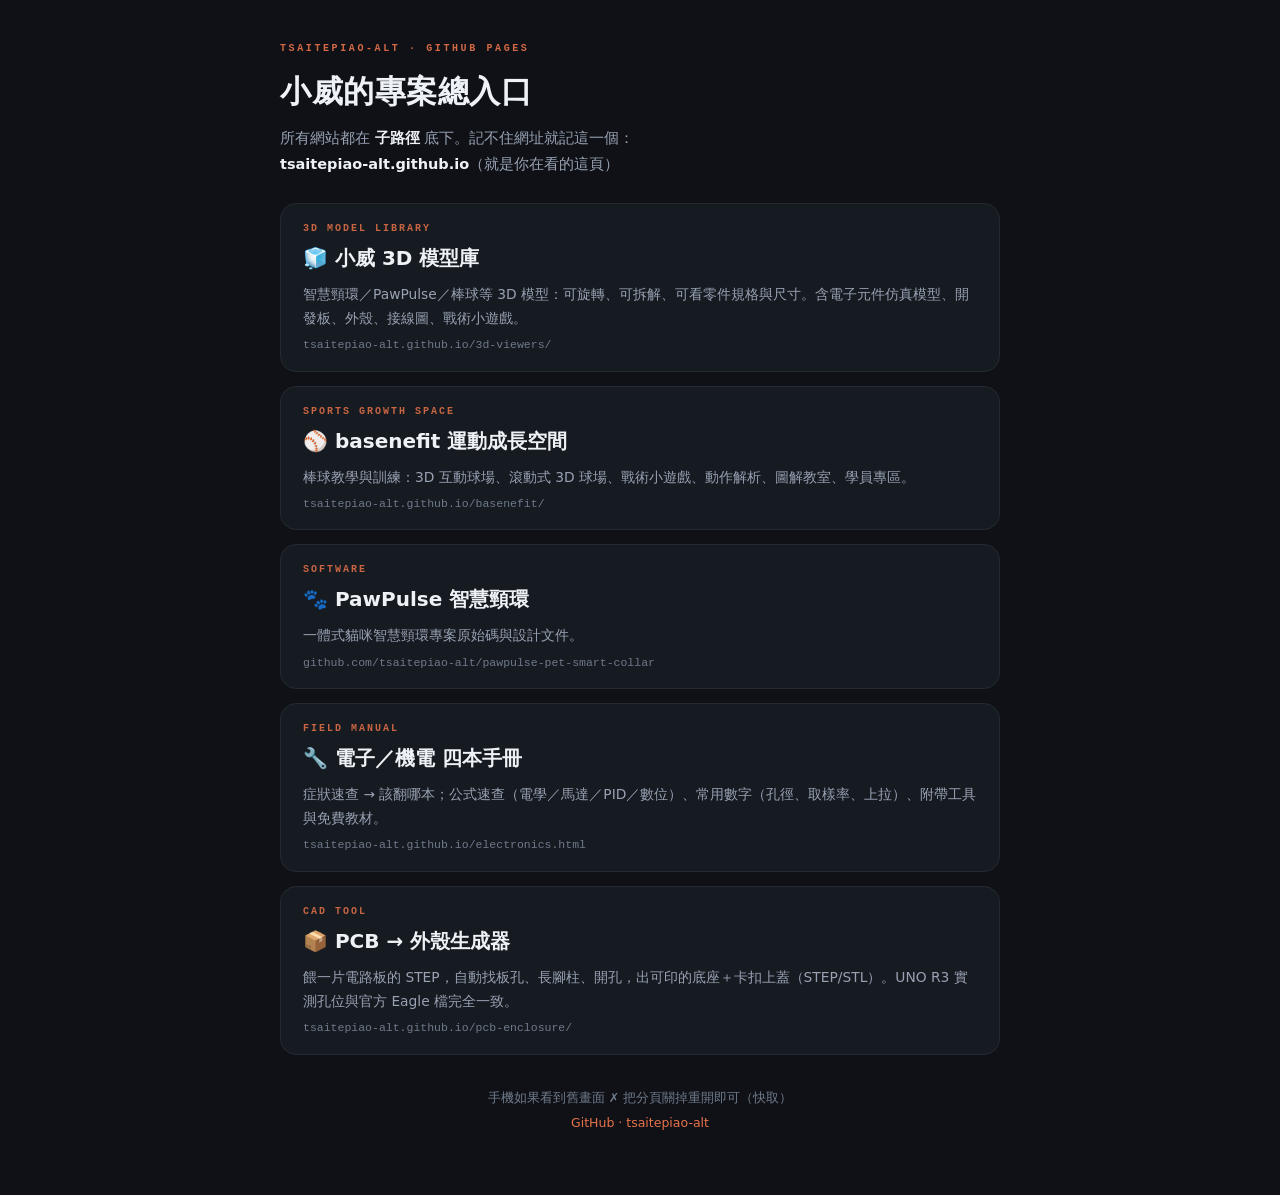
<file: index.html>
<!DOCTYPE html>
<html lang="zh-Hant">
<head>
<meta charset="utf-8">
<meta name="viewport" content="width=device-width,initial-scale=1">
<title>小威的 3D 與專案總入口</title>
<meta name="description" content="小威的 3D 模型庫、運動成長空間與智慧頸環專案總入口">
<style>
  :root{--bg:#0f1116;--card:#161a21;--line:#242a33;--acc:#e8734a;--lime:#cbf24c;--fg:#eef2f7;--dim:#98a2b3}
  *{margin:0;padding:0;box-sizing:border-box}
  body{background:var(--bg);color:var(--fg);font:16px/1.75 -apple-system,"PingFang TC","Noto Sans TC",system-ui,sans-serif;
       min-height:100vh;padding:44px 18px 60px}
  .wrap{max-width:720px;margin:0 auto}
  .eb{font:600 10px/1 ui-monospace,Menlo,monospace;letter-spacing:2.6px;color:var(--acc);opacity:.9}
  h1{font-size:31px;margin:10px 0 8px;letter-spacing:.5px}
  .lead{color:var(--dim);font-size:14.5px;margin-bottom:26px}
  .lead b{color:var(--fg)}
  a.card{display:block;text-decoration:none;color:inherit;background:var(--card);border:1px solid var(--line);
         border-radius:16px;padding:20px 22px;margin-bottom:14px;transition:transform .22s ease,border-color .22s ease,box-shadow .22s ease}
  a.card:hover,a.card:focus{transform:translateY(-3px);border-color:var(--acc);box-shadow:0 12px 34px rgba(0,0,0,.45)}
  a.card .tag{font:600 10px/1 ui-monospace,Menlo,monospace;letter-spacing:2px;color:var(--acc);opacity:.85}
  a.card h2{font-size:20px;margin:7px 0 6px;display:flex;align-items:center;gap:9px}
  a.card p{font-size:13.8px;color:var(--dim);margin:0}
  a.card .url{font:500 11.5px/1 ui-monospace,Menlo,monospace;color:#6f7a8a;margin-top:9px;word-break:break-all}
  .foot{margin-top:30px;font-size:12.5px;color:#6f7a8a;text-align:center;line-height:2}
  .foot a{color:var(--acc);text-decoration:none}
  #bar{position:fixed;top:0;left:0;height:3px;width:0;background:linear-gradient(90deg,var(--acc),#ffb27a);z-index:9}
</style>
</head>
<body>
<div id="bar"></div>
<div class="wrap">
  <div class="eb">TSAITEPIAO-ALT · GITHUB PAGES</div>
  <h1>小威的專案總入口</h1>
  <p class="lead">所有網站都在 <b>子路徑</b> 底下。記不住網址就記這一個：<br>
     <b>tsaitepiao-alt.github.io</b>（就是你在看的這頁）</p>

  <a class="card" href="/3d-viewers/">
    <div class="tag">3D MODEL LIBRARY</div>
    <h2>🧊 小威 3D 模型庫</h2>
    <p>智慧頸環／PawPulse／棒球等 3D 模型：可旋轉、可拆解、可看零件規格與尺寸。含電子元件仿真模型、開發板、外殼、接線圖、戰術小遊戲。</p>
    <div class="url">tsaitepiao-alt.github.io/3d-viewers/</div>
  </a>

  <a class="card" href="/basenefit/">
    <div class="tag">SPORTS GROWTH SPACE</div>
    <h2>⚾ basenefit 運動成長空間</h2>
    <p>棒球教學與訓練：3D 互動球場、滾動式 3D 球場、戰術小遊戲、動作解析、圖解教室、學員專區。</p>
    <div class="url">tsaitepiao-alt.github.io/basenefit/</div>
  </a>

  <a class="card" href="https://github.com/tsaitepiao-alt/pawpulse-pet-smart-collar">
    <div class="tag">SOFTWARE</div>
    <h2>🐾 PawPulse 智慧頸環</h2>
    <p>一體式貓咪智慧頸環專案原始碼與設計文件。</p>
    <div class="url">github.com/tsaitepiao-alt/pawpulse-pet-smart-collar</div>
  </a>

  <a class="card" href="/electronics.html">
    <div class="tag">FIELD MANUAL</div>
    <h2>🔧 電子／機電 四本手冊</h2>
    <p>症狀速查 → 該翻哪本；公式速查（電學／馬達／PID／數位）、常用數字（孔徑、取樣率、上拉）、附帶工具與免費教材。</p>
    <div class="url">tsaitepiao-alt.github.io/electronics.html</div>
  </a>

  <a class="card" href="/pcb-enclosure/">
    <div class="tag">CAD TOOL</div>
    <h2>📦 PCB → 外殼生成器</h2>
    <p>餵一片電路板的 STEP，自動找板孔、長腳柱、開孔，出可印的底座＋卡扣上蓋（STEP/STL）。UNO R3 實測孔位與官方 Eagle 檔完全一致。</p>
    <div class="url">tsaitepiao-alt.github.io/pcb-enclosure/</div>
  </a>

  <div class="foot">
    手機如果看到舊畫面 ✗ 把分頁關掉重開即可（快取）<br>
    <a href="https://github.com/tsaitepiao-alt">GitHub · tsaitepiao-alt</a>
  </div>
</div>
<script>
(function(){
  var b=document.getElementById('bar'),m=1;
  function mx(){m=Math.max(1,document.documentElement.scrollHeight-innerHeight)}
  function on(){b.style.width=(Math.max(0,Math.min(1,scrollY/m))*100)+'%'}
  addEventListener('scroll',on,{passive:true});addEventListener('resize',function(){mx();on()});mx();on();
})();
</script>
</body>
</html>
</file>
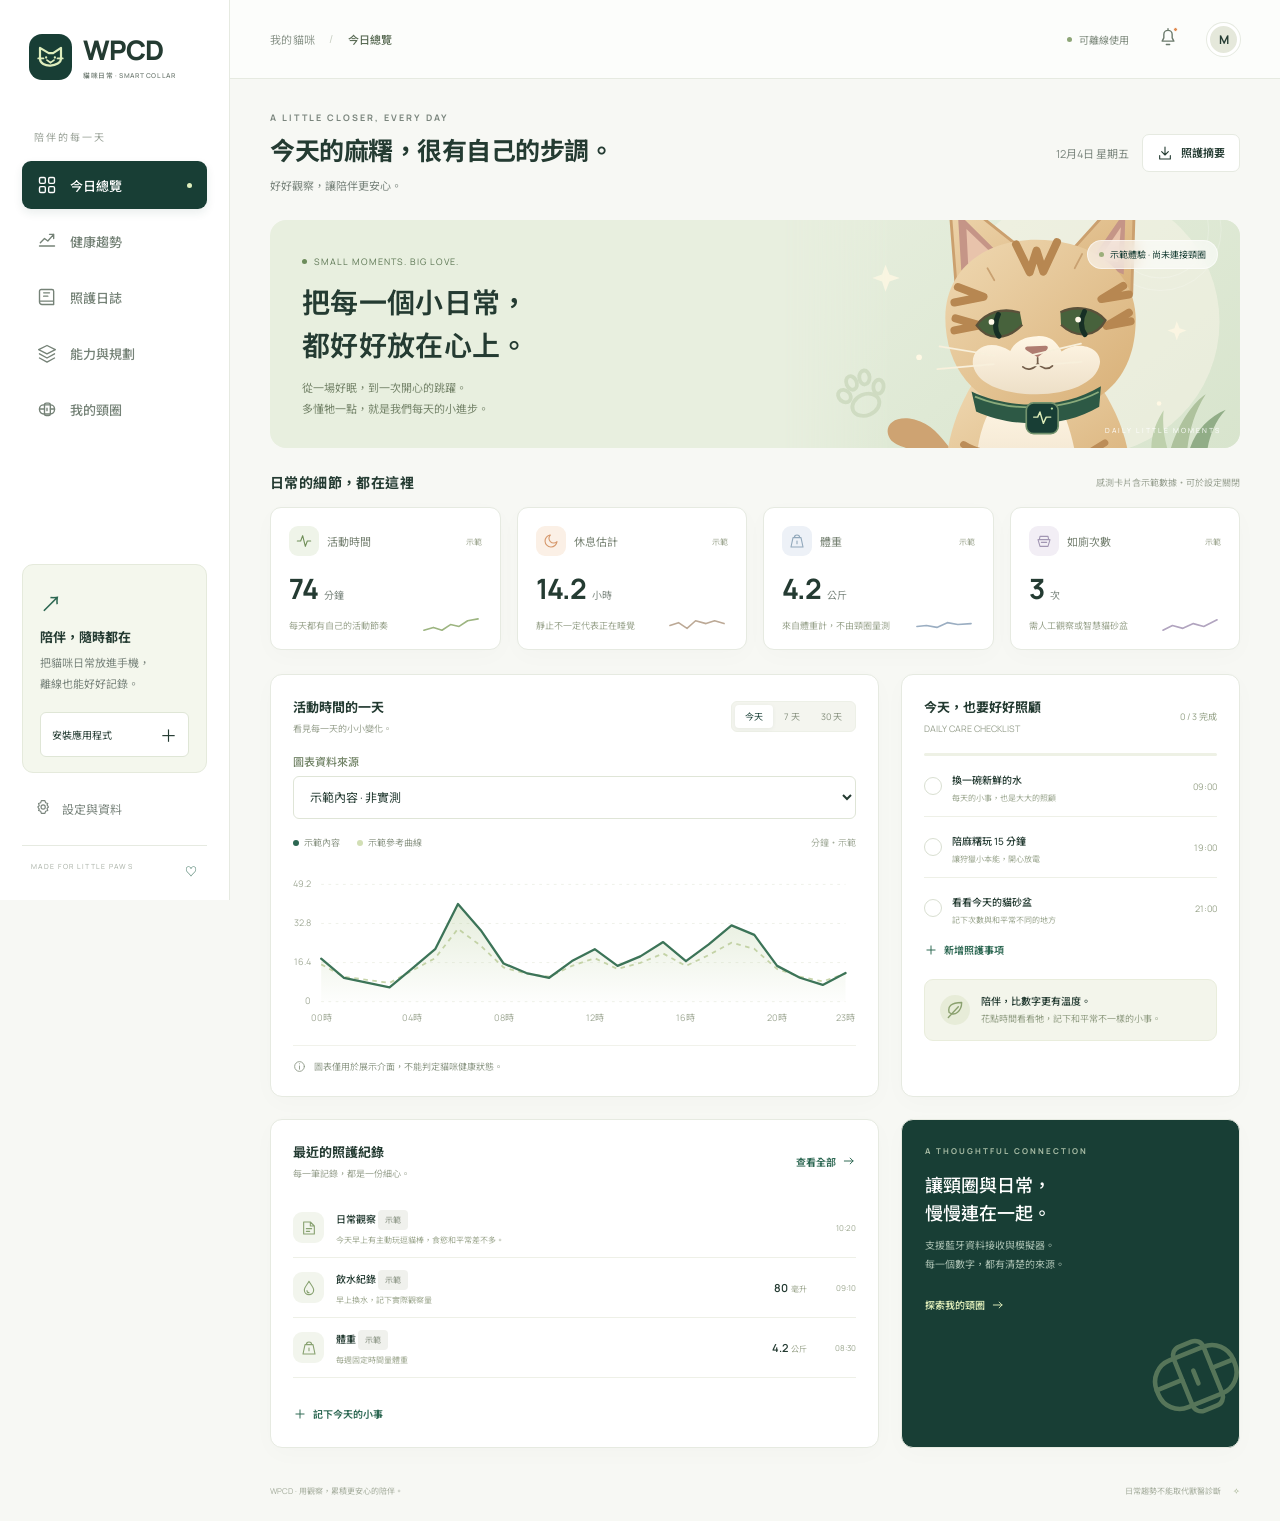
<file: cat-collar/index.html>
<!doctype html>
<html lang="zh-Hant">
<head>
  <meta charset="utf-8">
  <meta name="viewport" content="width=device-width,initial-scale=1,viewport-fit=cover">
  <meta name="theme-color" content="#183e35">
  <meta name="description" content="WPCD 貓咪日常：從活動、休息到每一筆照護紀錄，用細心觀察陪伴貓咪。支援離線使用與可擴充頸圈串接。">
  <meta name="apple-mobile-web-app-capable" content="yes">
  <meta name="apple-mobile-web-app-status-bar-style" content="default">
  <link rel="manifest" href="./manifest.webmanifest">
  <link rel="icon" href="./assets/icon.svg" type="image/svg+xml">
  <link rel="apple-touch-icon" href="./assets/icon-192.png">
  <link rel="stylesheet" href="./styles.css">
  <title>WPCD · 貓咪日常</title>
</head>
<body>
  <a class="skip" href="#main">跳至主要內容</a>
  <aside class="sidebar" id="sidebar">
    <a class="brand" href="#overview" aria-label="WPCD 首頁"><span class="brand-mark"><svg viewBox="0 0 40 40" fill="none"><path d="M8 21V9l10 6h5l9-6v12c0 10-24 12-24 0Z" stroke="currentColor" stroke-width="2.5" stroke-linejoin="round"/><path d="m16 23 4 3 4-3M12 21H6m28 0h-6" stroke="currentColor" stroke-width="2" stroke-linecap="round"/><circle cx="15" cy="20" r="1.3" fill="currentColor"/><circle cx="25" cy="20" r="1.3" fill="currentColor"/></svg></span><span>WPCD<small>貓咪日常 · SMART COLLAR</small></span></a>
    <div class="nav-label">陪伴的每一天</div>
    <nav id="nav" aria-label="主要導覽"></nav>
    <div class="sidebar-bottom"><div class="install-card"><span class="install-symbol">↗</span><strong>陪伴，隨時都在</strong><p>把貓咪日常放進手機，<br>離線也能好好記錄。</p><button class="install-button" data-action="install">安裝應用程式 <span>＋</span></button></div><a class="side-setting" href="#settings"><span data-icon="settings"></span> 設定與資料</a><div class="sidebar-foot">MADE FOR LITTLE PAWS <span>♡</span></div></div>
  </aside>
  <div class="app-shell"><header class="topbar"><button class="icon-button menu-toggle" data-action="menu" aria-label="開啟導覽"><span data-icon="menu"></span></button><div class="breadcrumb">我的貓咪 <span>/</span> <strong id="page-crumb">今日總覽</strong></div><div class="top-actions"><span id="network-status" class="network-status"><i></i> 可離線使用</span><button class="icon-button notification-button" data-action="notifications" aria-label="查看照護提醒"><span data-icon="bell"></span><i></i></button><button class="owner-avatar" data-action="profile" aria-label="編輯貓咪檔案">M</button></div></header><main id="main" tabindex="-1"></main><footer class="app-footer"><span>WPCD · 用觀察，累積更安心的陪伴。</span><span>日常趨勢不能取代獸醫診斷 <span class="footer-paw">✧</span></span></footer></div>
  <div id="toast" class="toast" role="status" aria-live="polite"></div>
  <dialog id="modal"><div id="modal-content"></div></dialog>
  <div class="mobile-overlay" data-action="menu"></div>
  <script type="module" src="./app.js"></script>
  <noscript><p class="noscript">請啟用 JavaScript 使用照護紀錄。WPCD 用於日常觀察，不能取代獸醫診斷。</p></noscript>
</body>
</html>
</file>
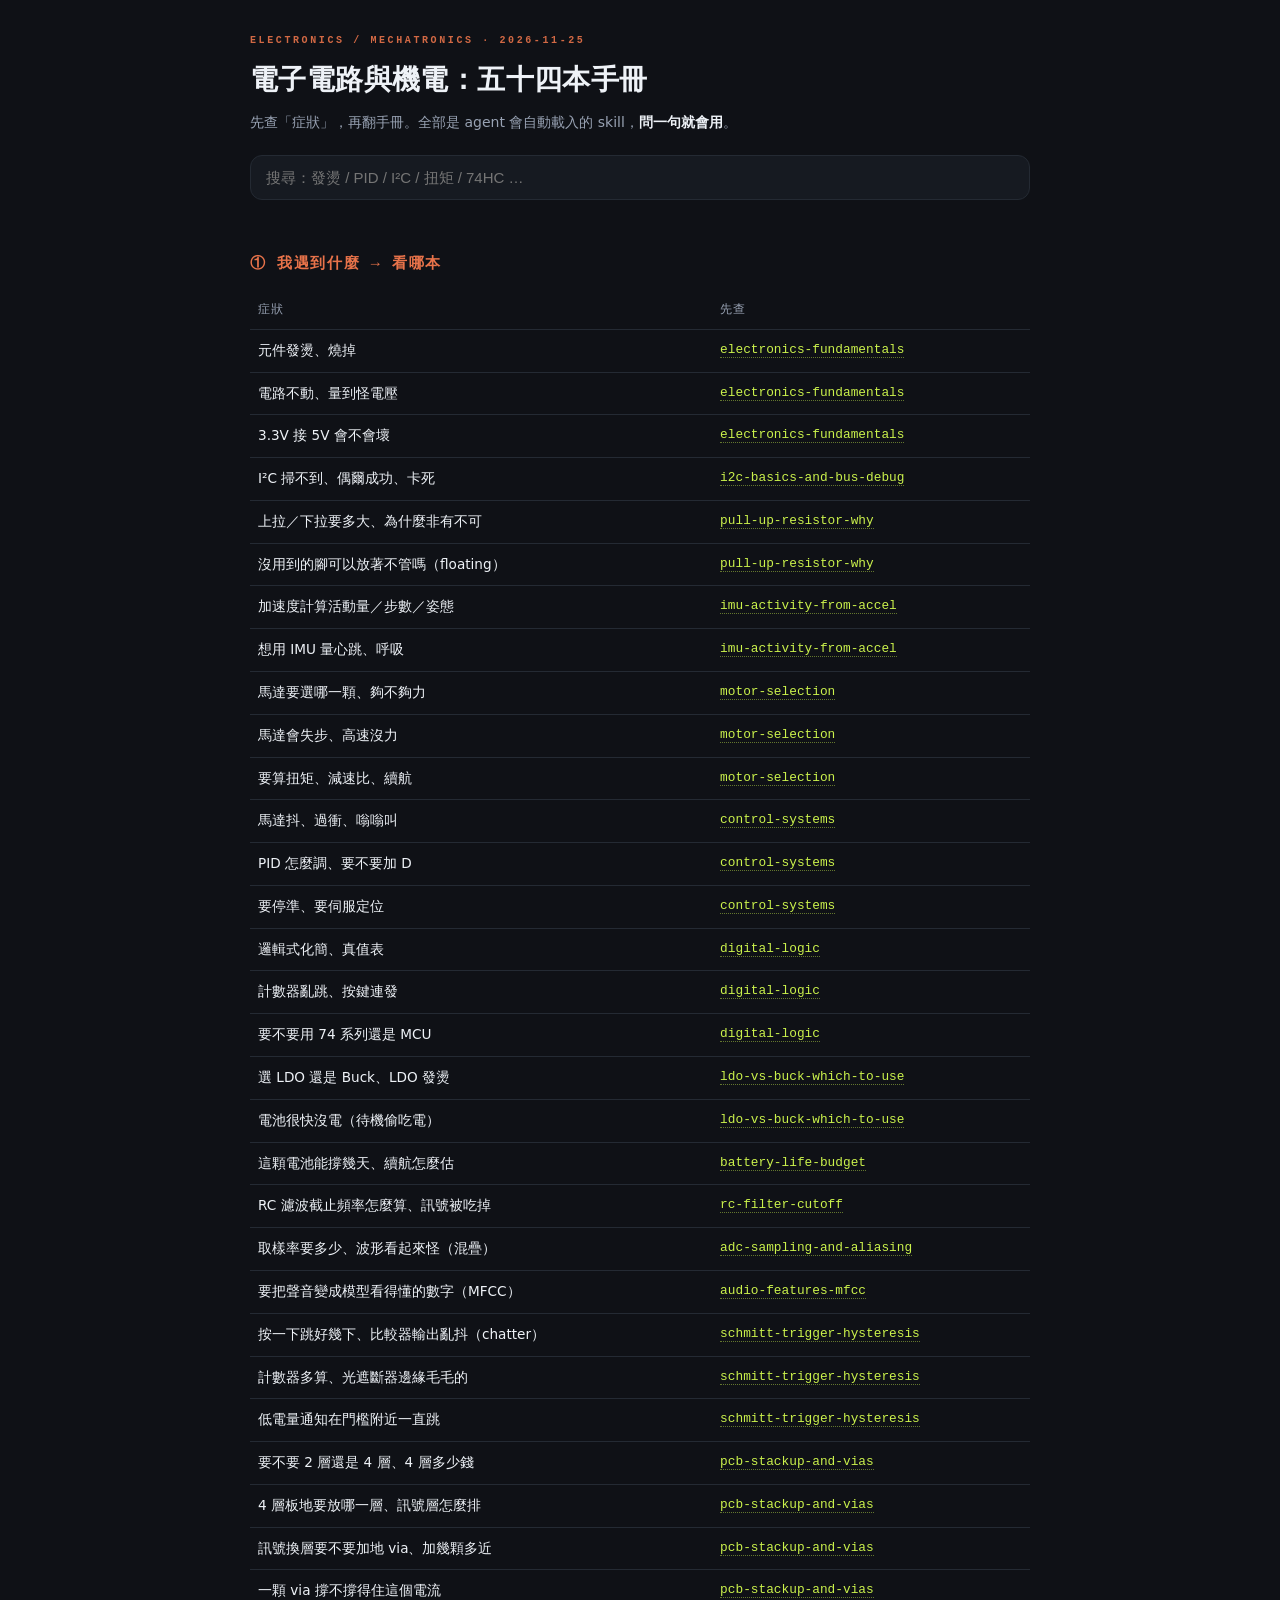
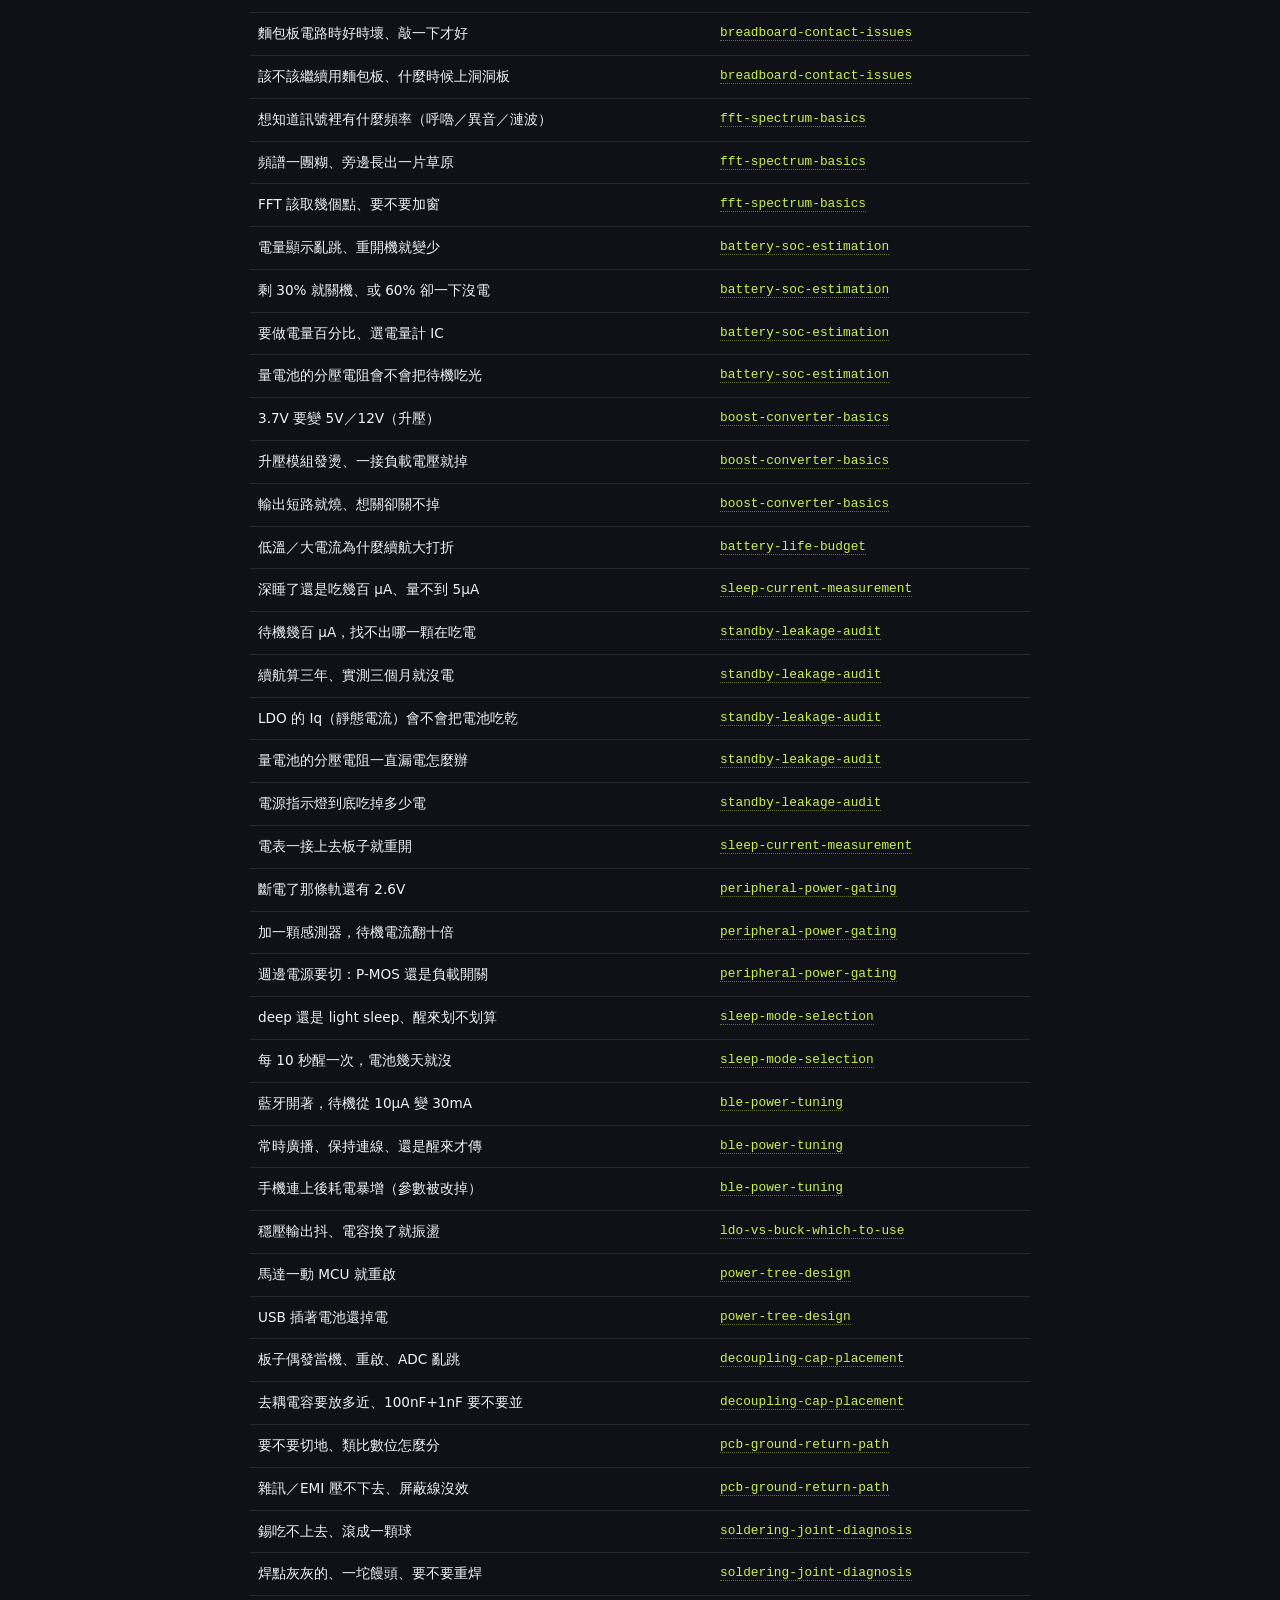
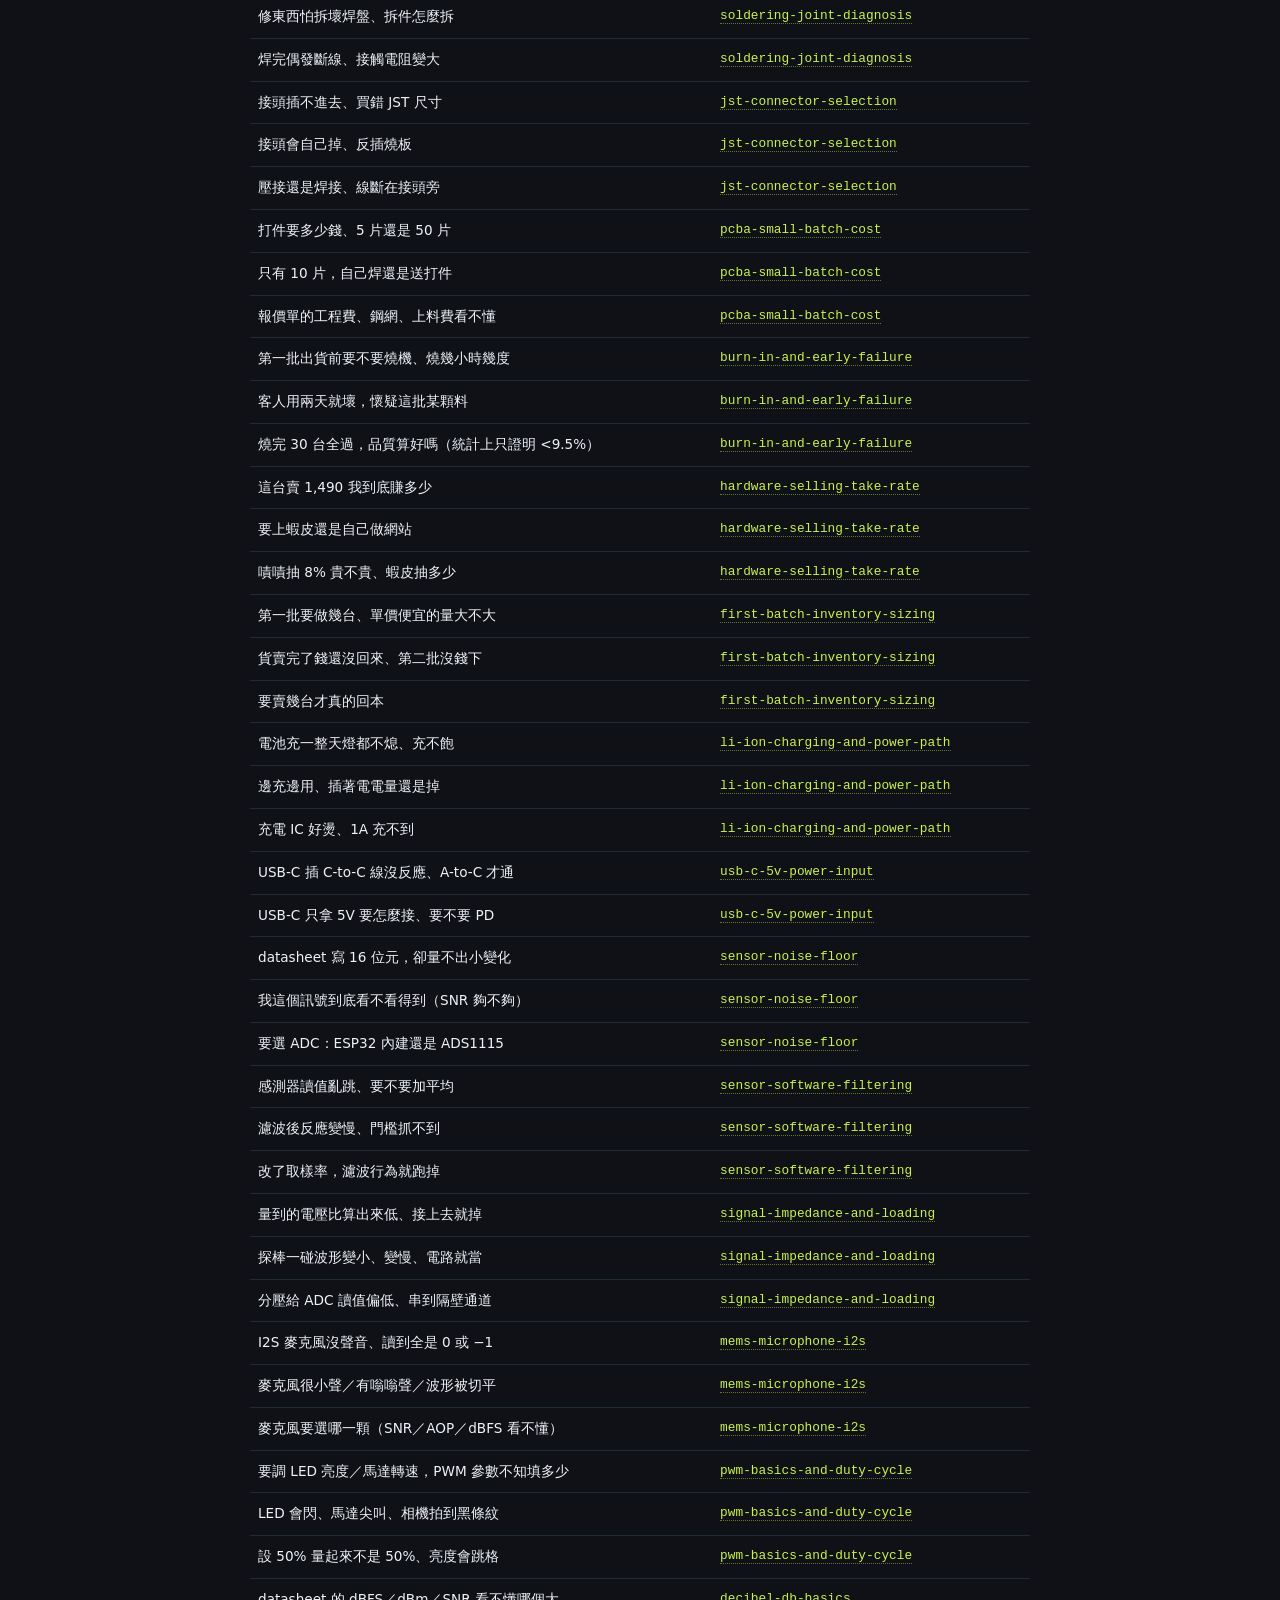
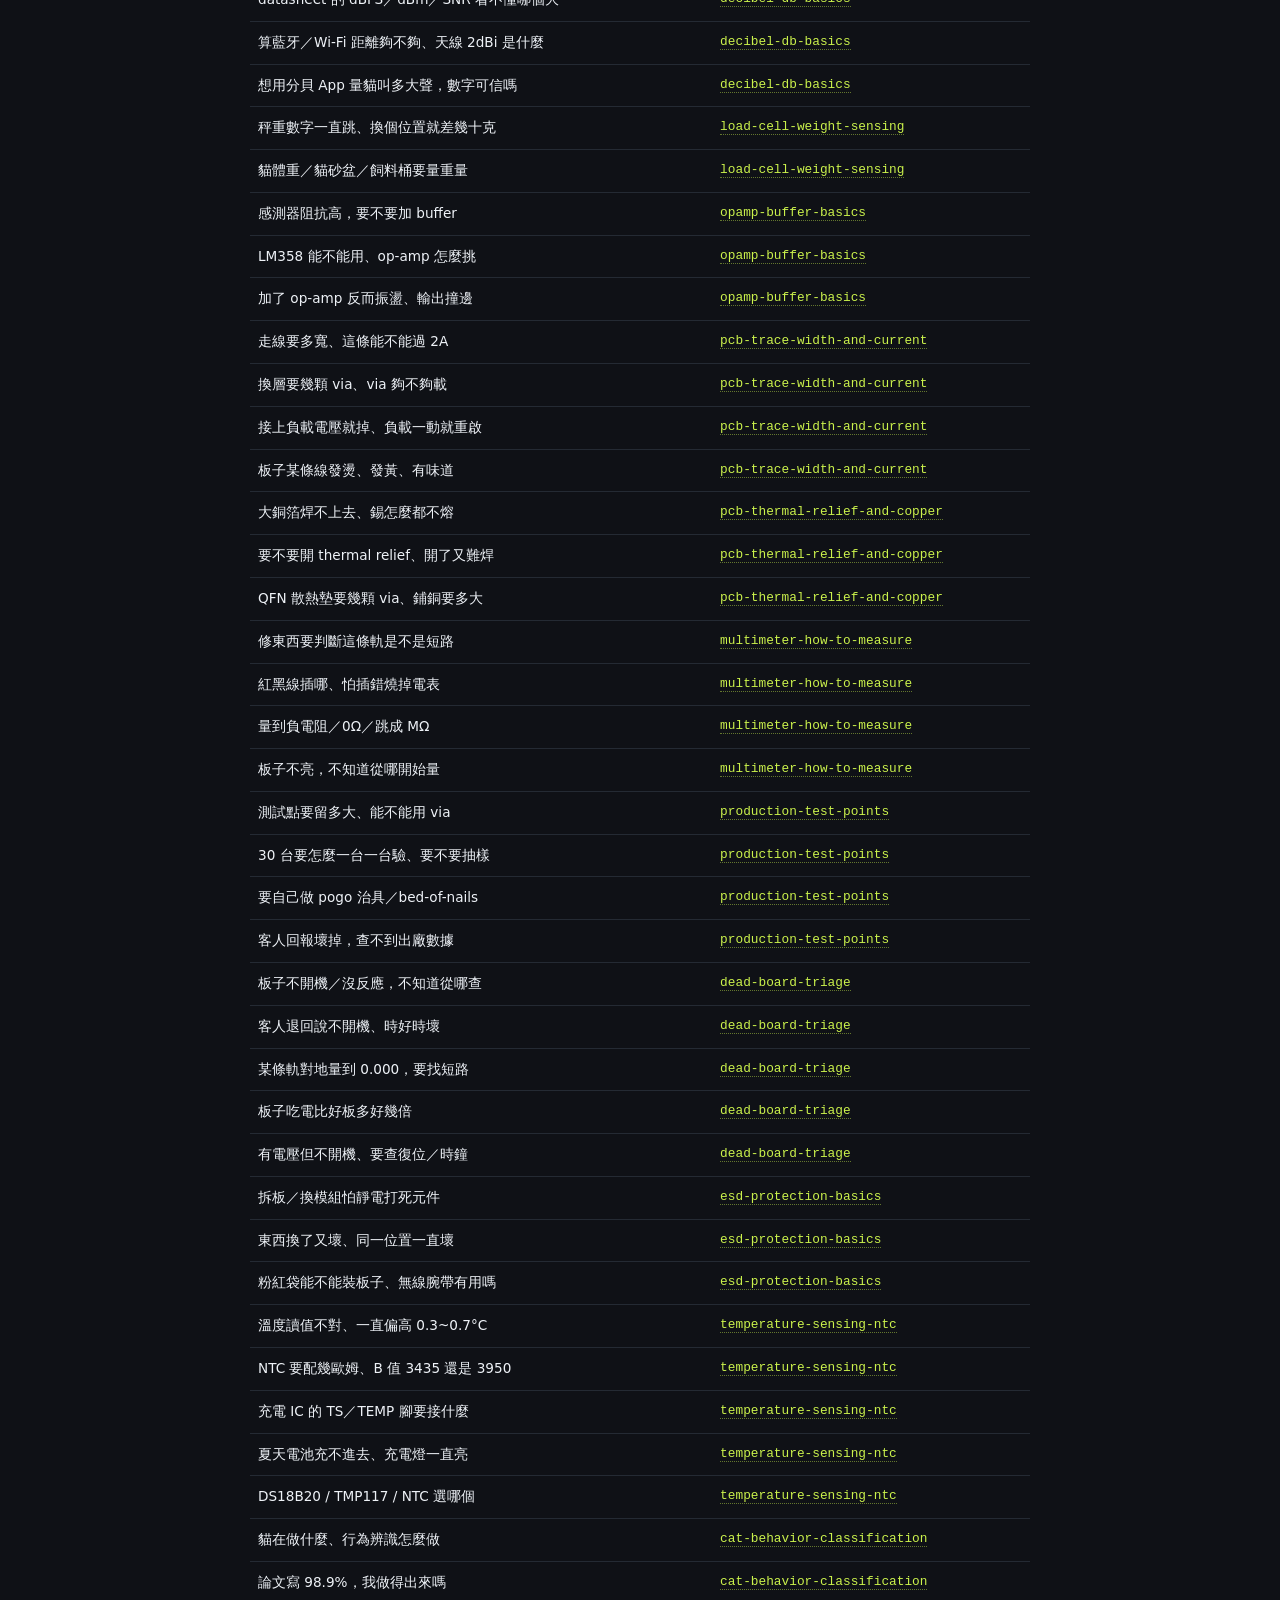
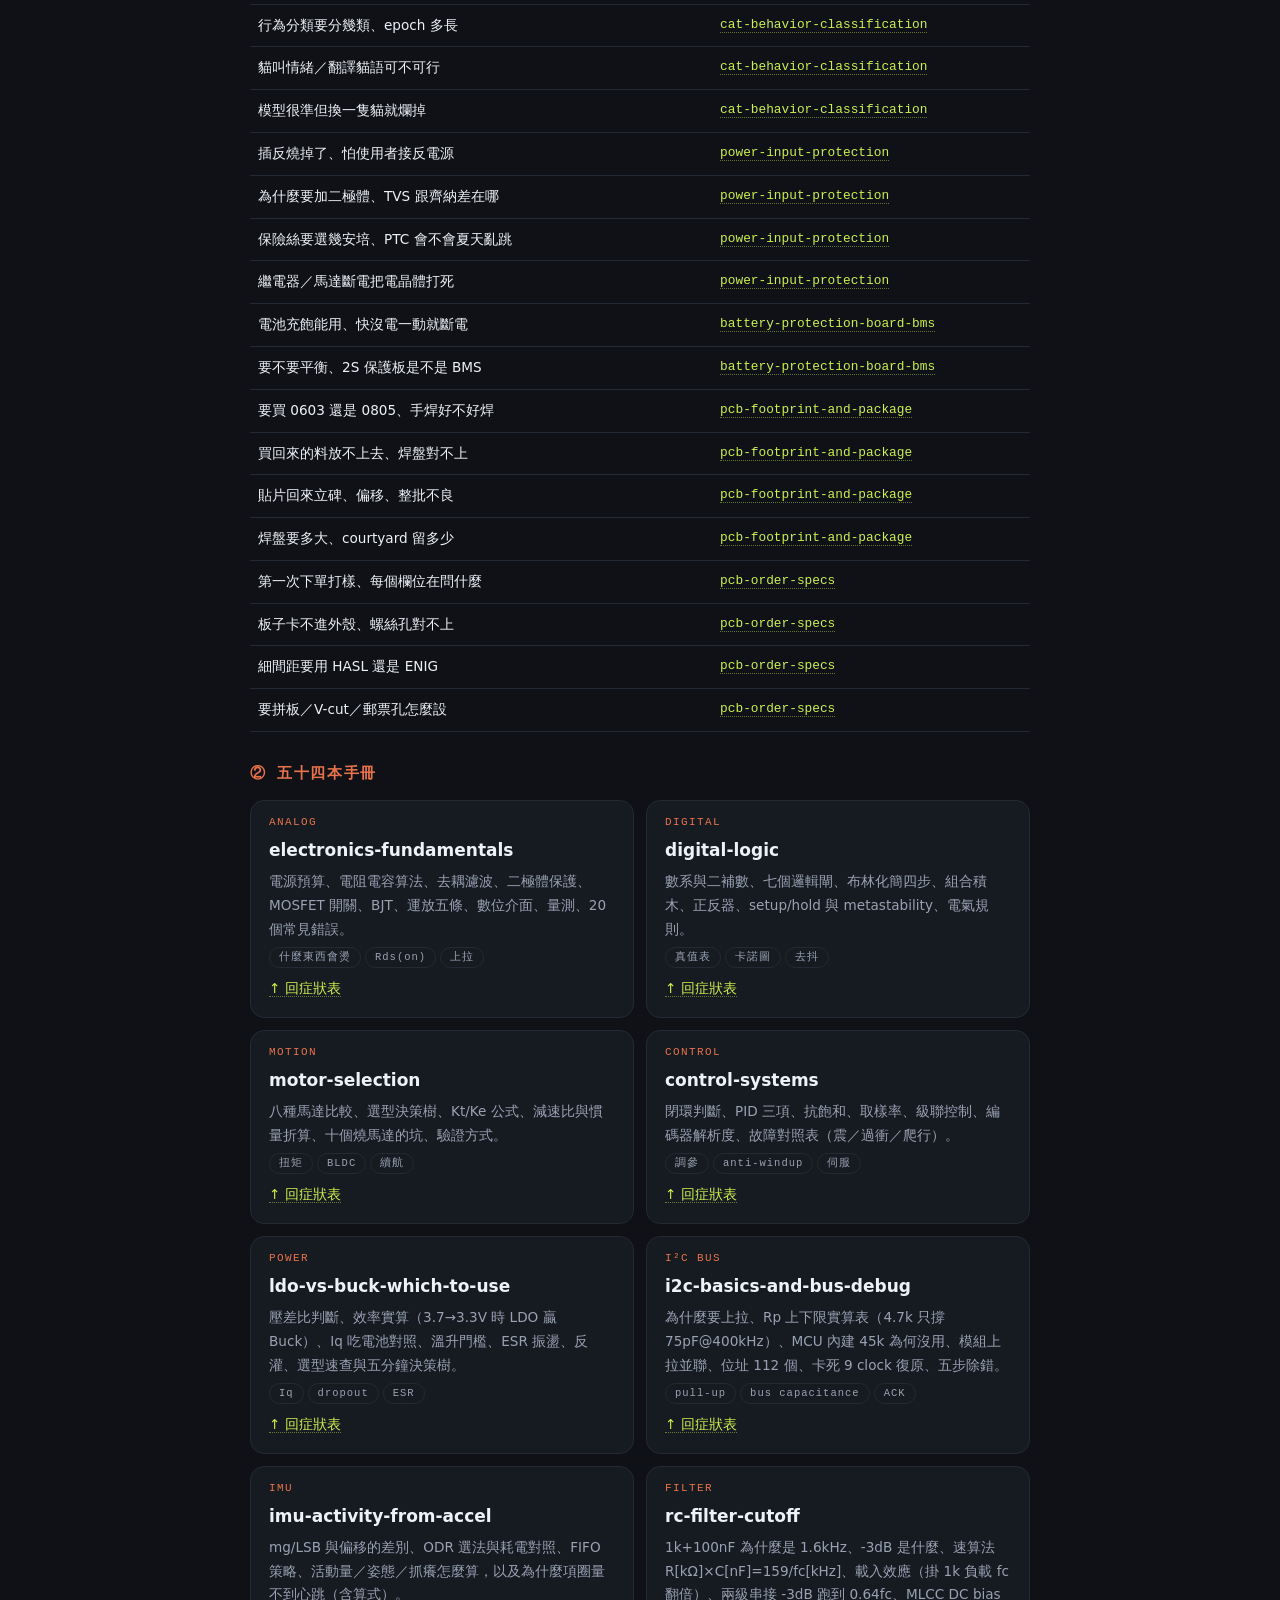
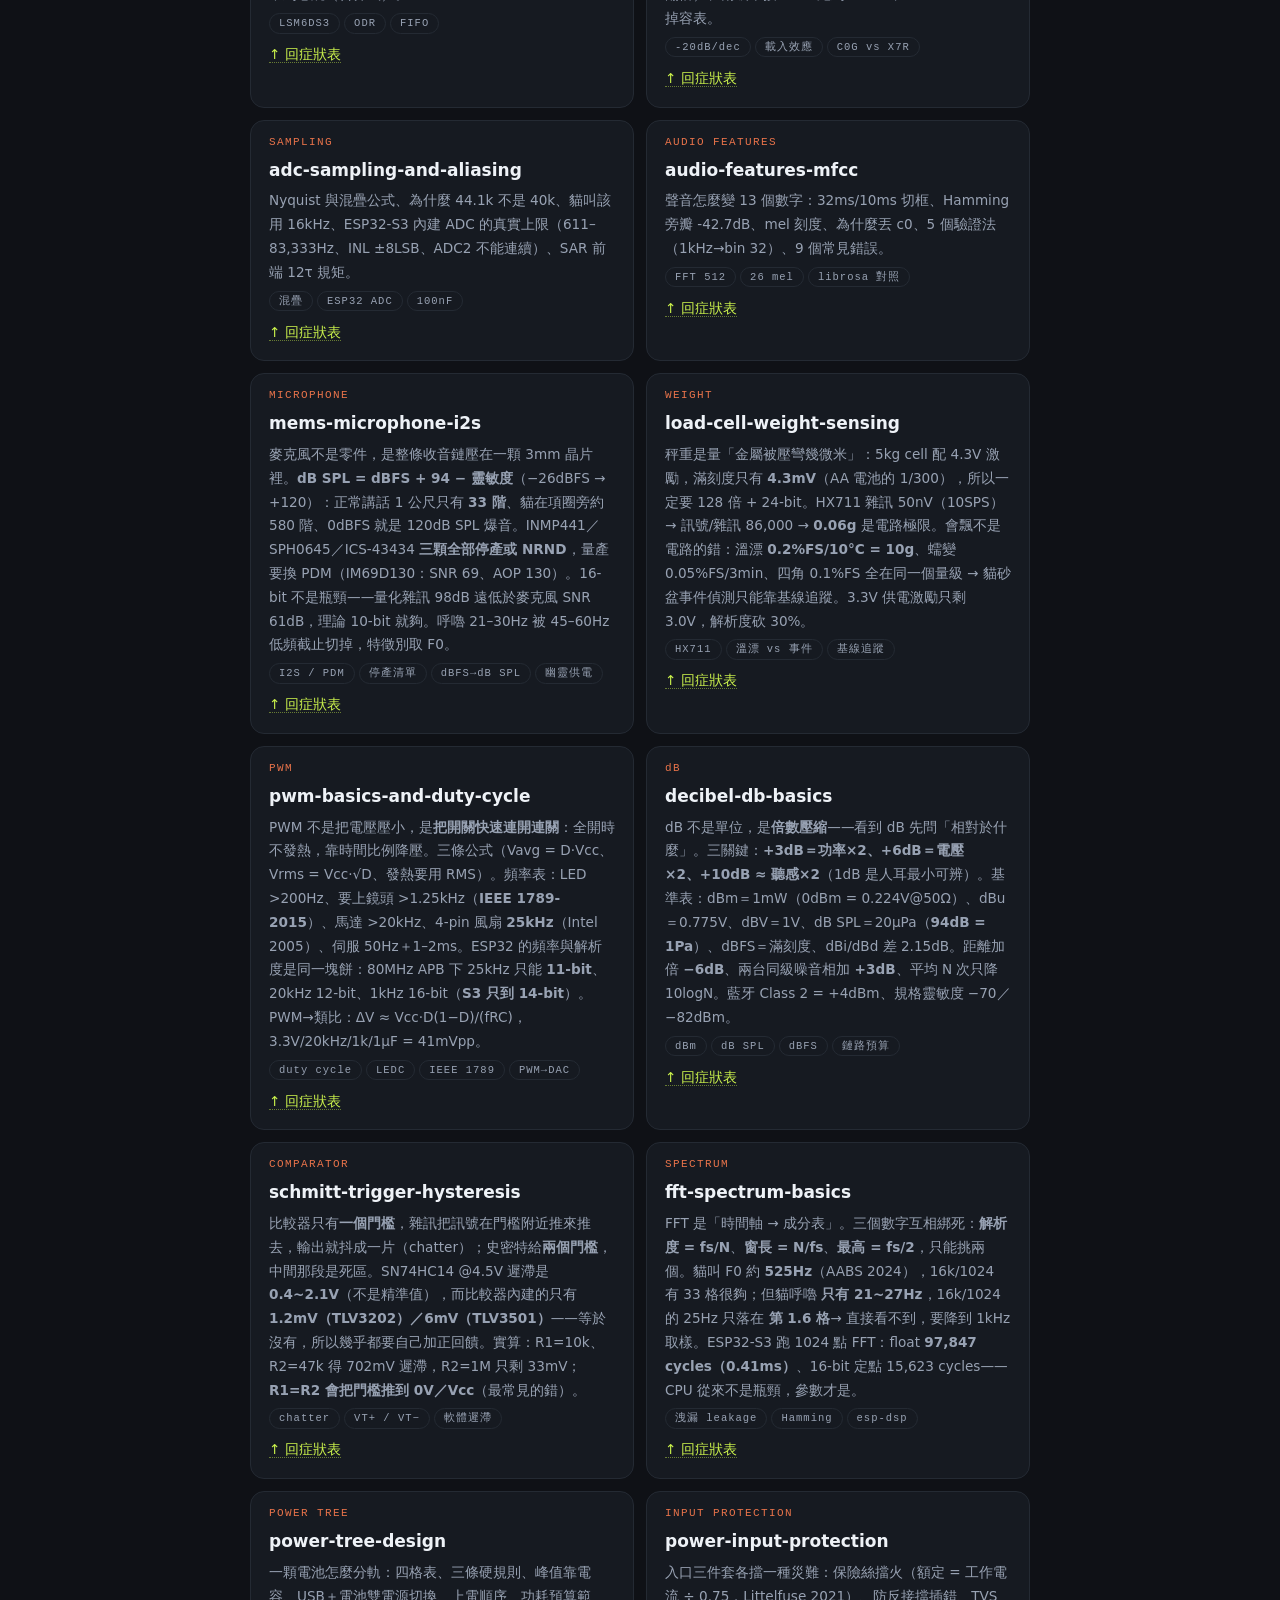
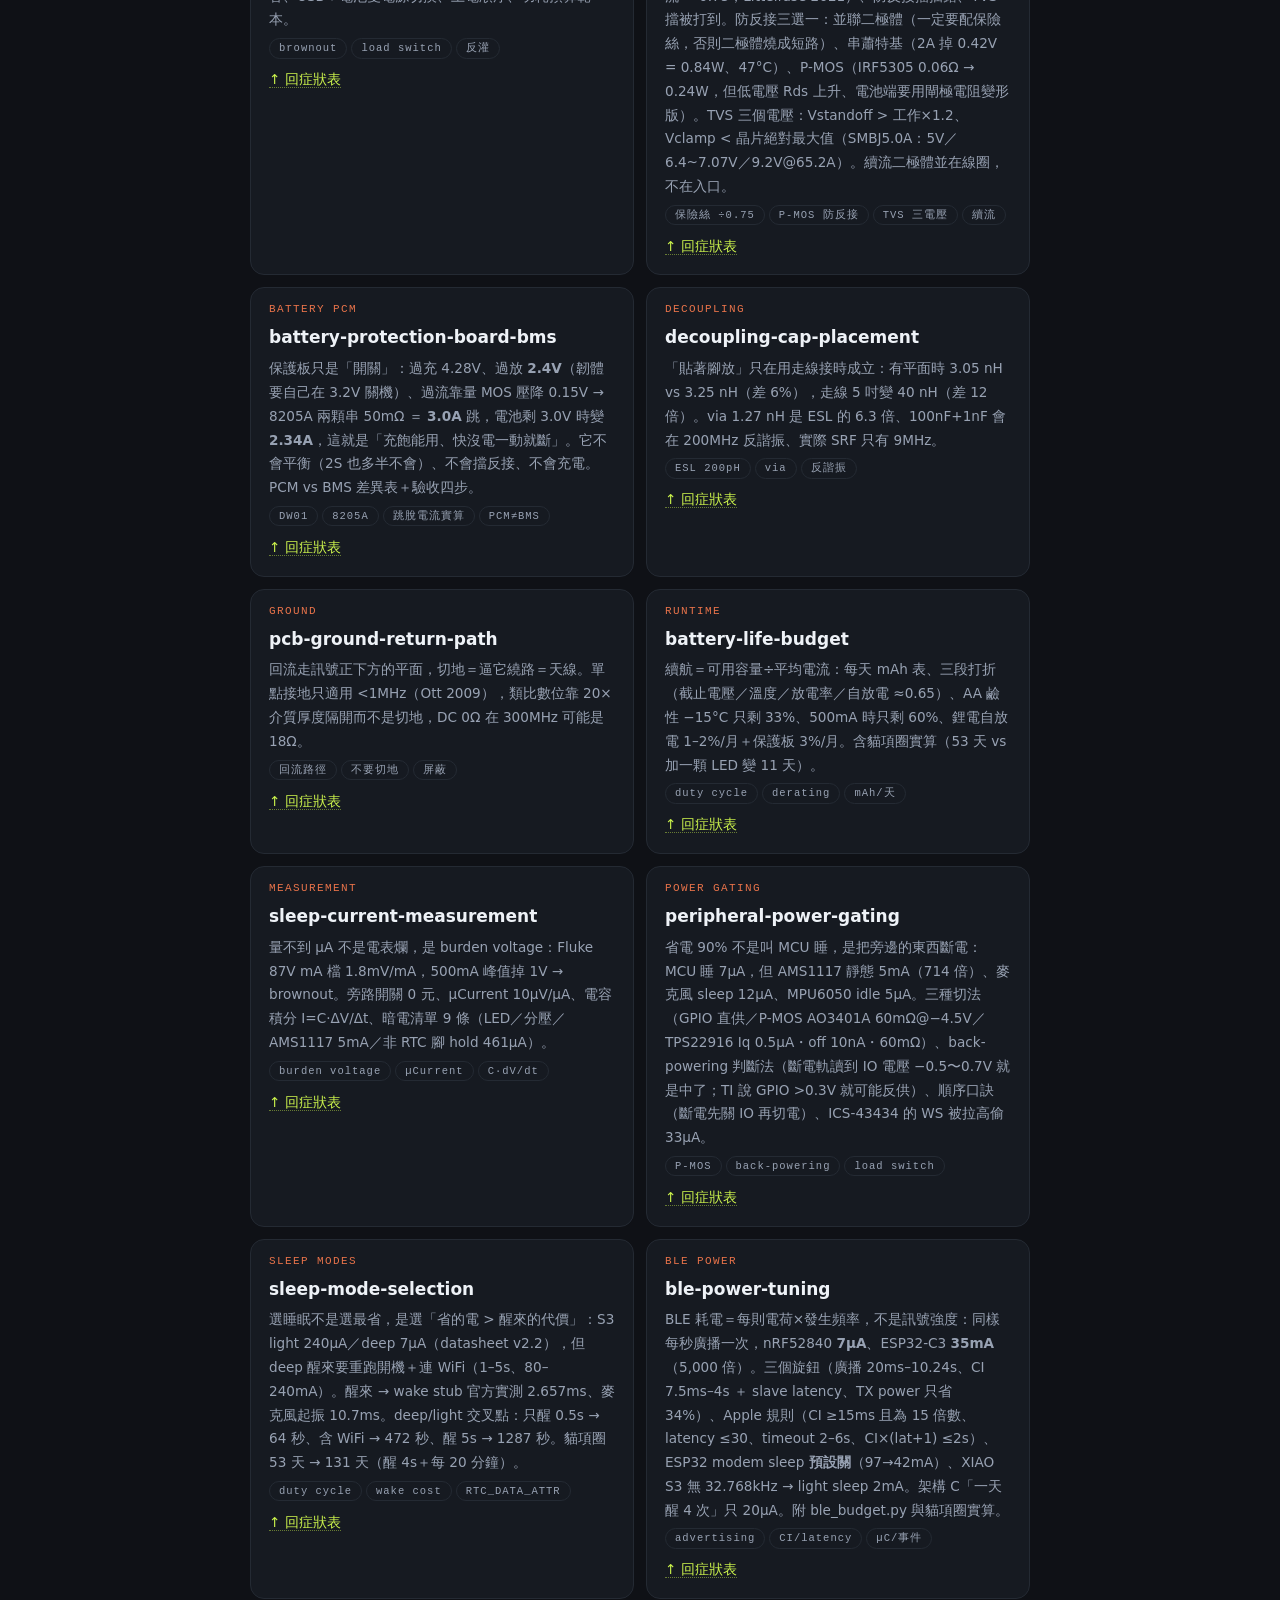
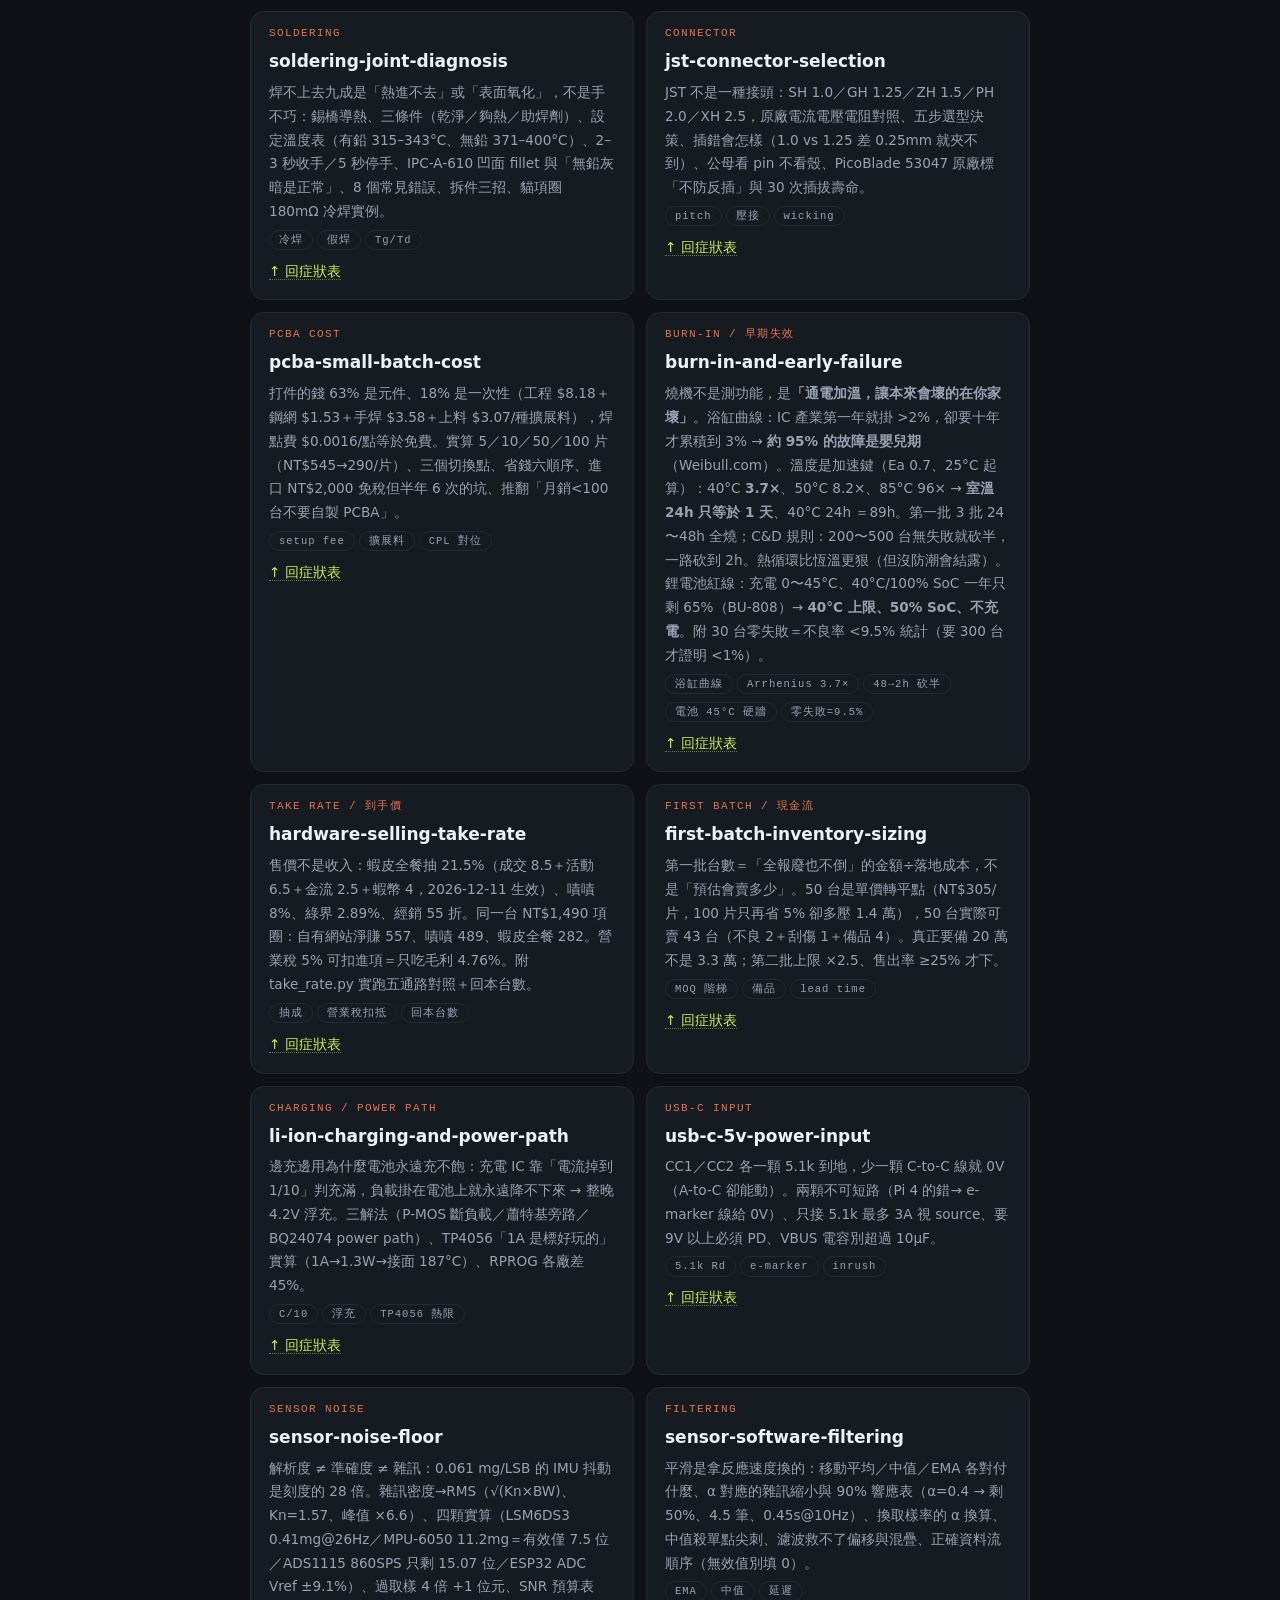
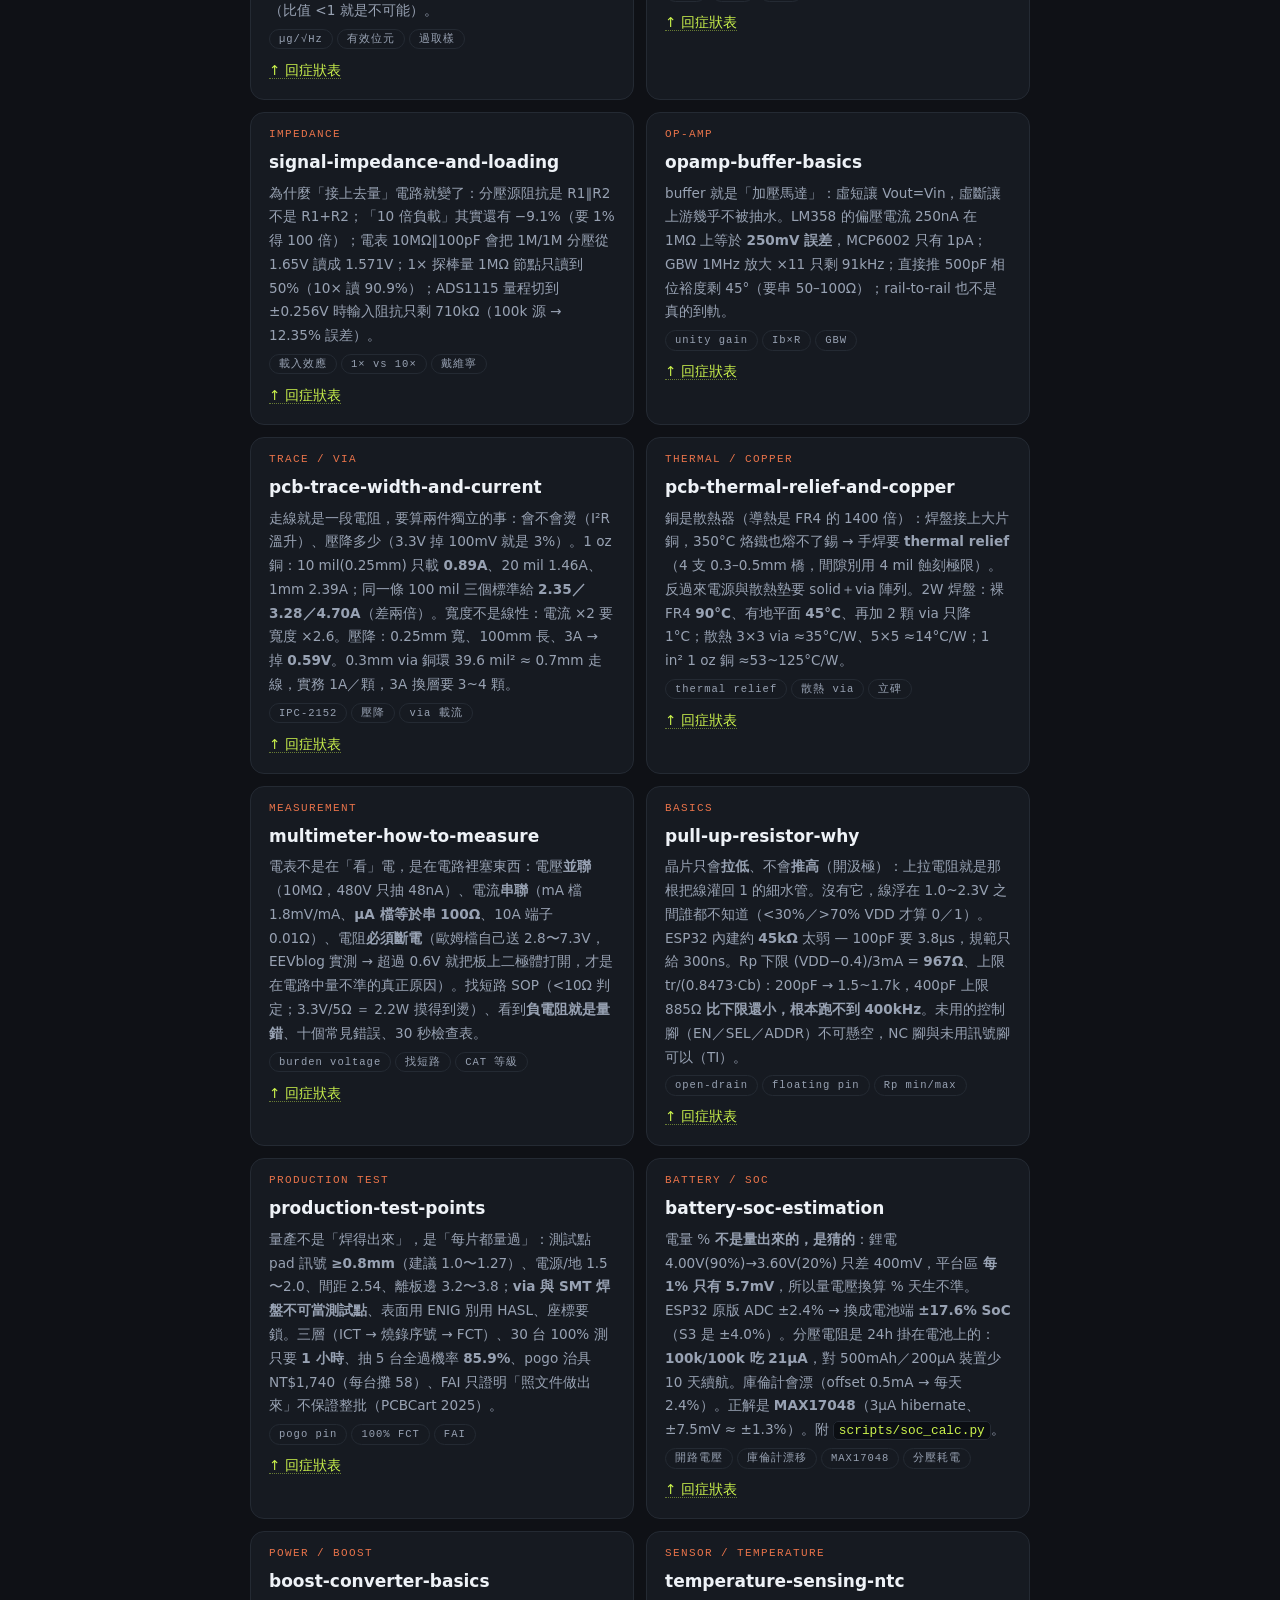
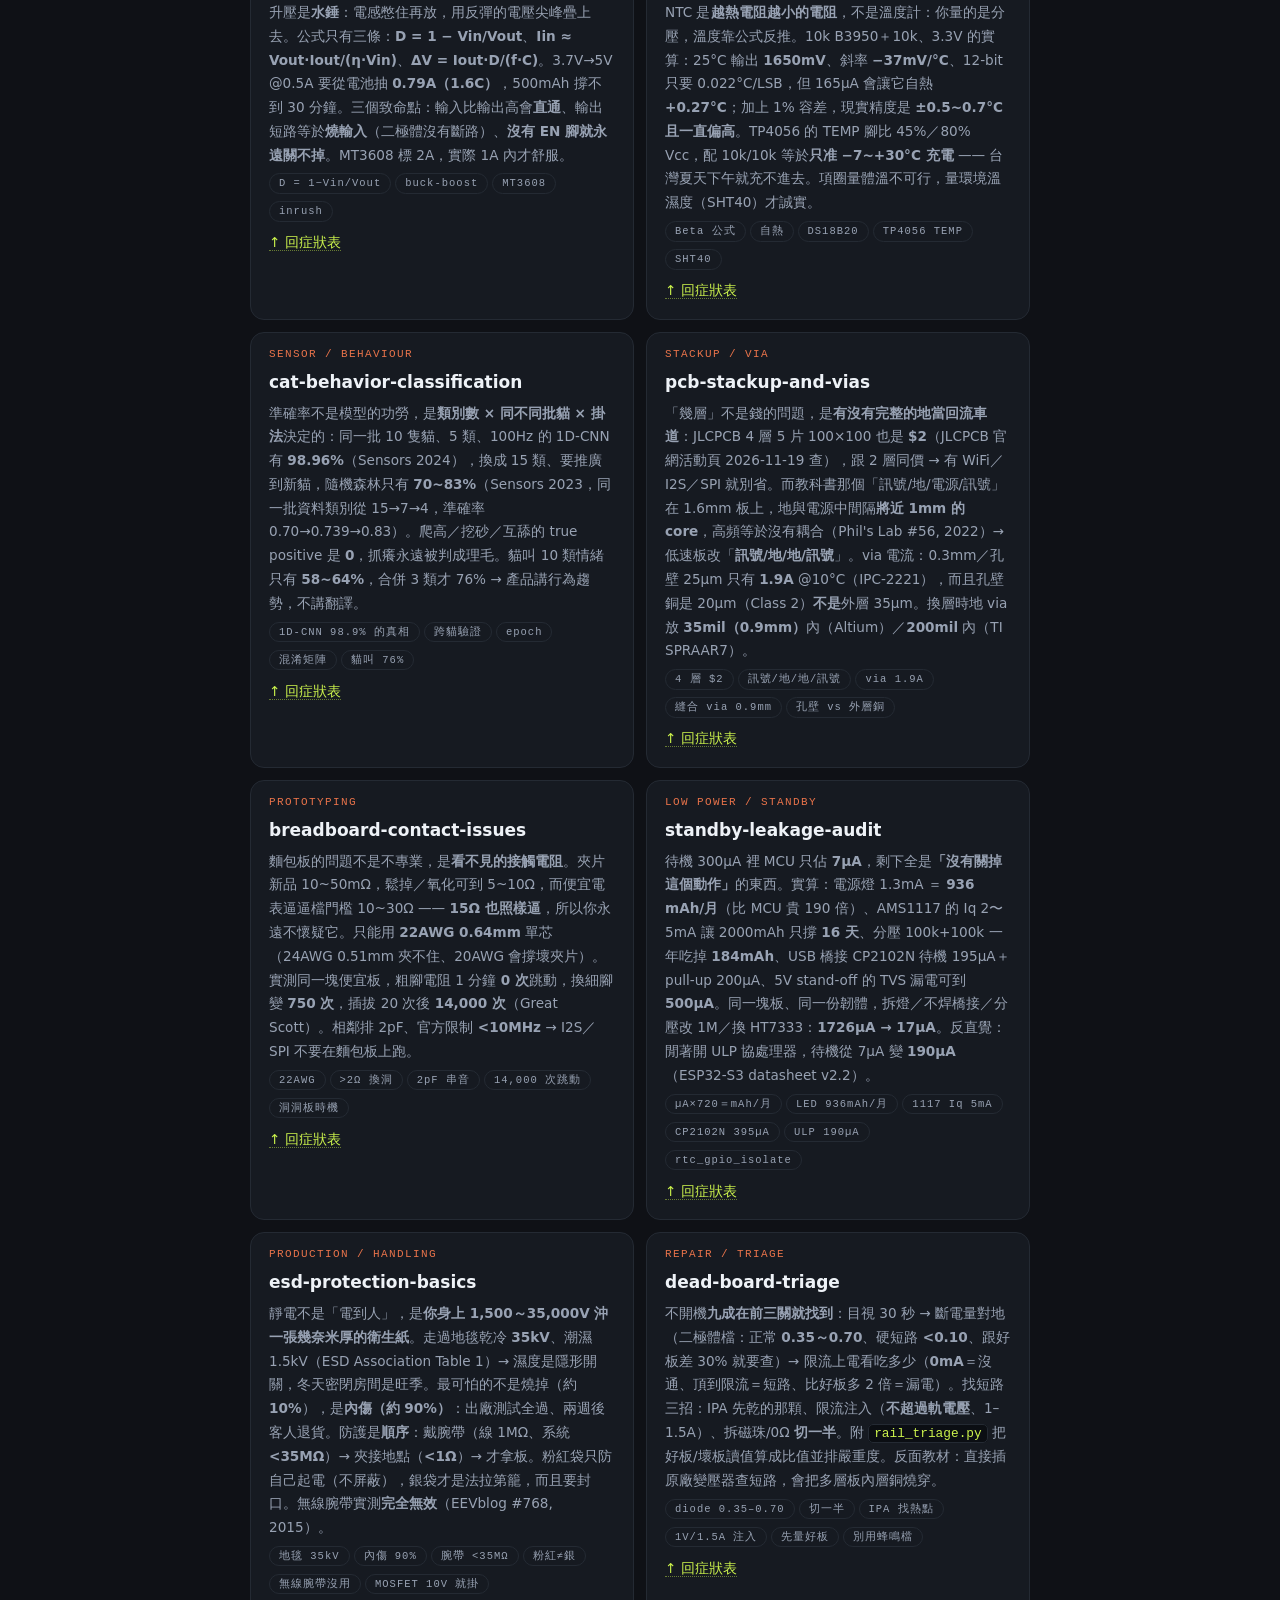
<file: electronics.html>
<!DOCTYPE html>
<html lang="zh-Hant">
<head>
<meta charset="utf-8">
<meta name="viewport" content="width=device-width,initial-scale=1">
<title>電子／機電 五十四本手冊 · 速查索引</title>
<meta name="description" content="電子電路、數位邏輯、馬達選型、控制系統、成本與通路 — 一句話找到該用哪本手冊，附公式速查與常用數字">
<style>
  :root{--bg:#0f1116;--card:#161a21;--line:#242a33;--acc:#e8734a;--lime:#cbf24c;--fg:#eef2f7;--dim:#98a2b3;--mono:ui-monospace,Menlo,monospace}
  *{margin:0;padding:0;box-sizing:border-box}
  body{background:var(--bg);color:var(--fg);font:16px/1.75 -apple-system,"PingFang TC","Noto Sans TC",system-ui,sans-serif;padding:36px 16px 70px}
  .wrap{max-width:780px;margin:0 auto}
  .eb{font:600 10px/1 var(--mono);letter-spacing:2.6px;color:var(--acc);opacity:.9}
  h1{font-size:28px;margin:9px 0 6px;letter-spacing:.4px}
  .lead{color:var(--dim);font-size:14px;margin-bottom:20px}
  .lead b{color:var(--fg)}
  input#q{width:100%;background:var(--card);border:1px solid var(--line);border-radius:12px;color:var(--fg);
          padding:13px 15px;font-size:15px;margin-bottom:22px;outline:none}
  input#q:focus{border-color:var(--acc)}
  h2{font-size:15px;letter-spacing:1.6px;color:var(--acc);font-family:var(--mono);margin:30px 0 12px;font-weight:600}
  .grid{display:grid;gap:12px}
  @media(min-width:640px){.grid.two{grid-template-columns:1fr 1fr}}
  .card{background:var(--card);border:1px solid var(--line);border-radius:14px;padding:16px 18px}
  .card h3{font-size:17px;margin-bottom:4px}
  .card .sub{font:500 11px/1 var(--mono);color:var(--acc);letter-spacing:1.4px;margin-bottom:8px}
  .card p{font-size:13.6px;color:var(--dim)}
  table{width:100%;border-collapse:collapse;font-size:13.6px}
  th,td{text-align:left;padding:9px 8px;border-bottom:1px solid var(--line);vertical-align:top}
  th{color:var(--dim);font-weight:500;font-size:12px;letter-spacing:.6px}
  td.k{color:var(--lime);font-family:var(--mono);font-size:12.8px;white-space:nowrap}
  code{font-family:var(--mono);font-size:12.8px;background:#0b0e13;border:1px solid var(--line);border-radius:5px;padding:1px 5px;color:var(--lime)}
  pre{background:#0b0e13;border:1px solid var(--line);border-radius:12px;padding:14px;overflow-x:auto;font-size:12.8px;line-height:1.85;margin:10px 0}
  pre code{background:none;border:0;padding:0;color:#d7e0ea}
  .hint{font-size:12.5px;color:#6f7a8a;margin-top:8px}
  .foot{margin-top:34px;font-size:12px;color:#6f7a8a;text-align:center;line-height:2}
  .foot a{color:var(--acc);text-decoration:none}
  .tag{display:inline-block;font:500 10.5px/1 var(--mono);letter-spacing:1px;border:1px solid var(--line);
       border-radius:999px;padding:4px 9px;color:var(--dim);margin:3px 4px 0 0}
  .hide{display:none}
  .hide{display:none}
  pre.tap,code.tap{cursor:pointer}
  pre.tap:active,code.tap:active{opacity:.7}
  .tag{cursor:pointer;transition:border-color .2s,color .2s}
  .tag:hover,.tag:active{border-color:var(--lime);color:var(--lime)}
  /* 長內容（公式／數字）不撐爆手機寬度 */
  #t-num td.k,#t-formula td.k{white-space:normal;word-break:break-word}
  #t-num td:first-child{min-width:7em}
  #toast{position:fixed;left:50%;bottom:24px;transform:translate(-50%,20px);background:#cbf24c;color:#0f1116;
         font:600 13px/1.4 -apple-system,"PingFang TC",sans-serif;padding:11px 18px;border-radius:999px;
         opacity:0;pointer-events:none;transition:opacity .22s,transform .22s;z-index:99;max-width:86vw;text-align:center}
  #toast.on{opacity:1;transform:translate(-50%,0)}
  html{scroll-behavior:smooth}
  .card{scroll-margin-top:18px}
  a.jump{color:var(--lime);text-decoration:none;border-bottom:1px dotted rgba(203,242,76,.45)}
  a.jump:active{opacity:.6}
  .card:target{border-color:var(--lime);box-shadow:0 0 0 1px var(--lime),0 14px 36px rgba(203,242,76,.12)}
</style>
</head>
<body>
<div class="wrap">
  <div class="eb">ELECTRONICS / MECHATRONICS · 2026-11-25</div>
  <h1>電子電路與機電：五十四本手冊</h1>
  <p class="lead">先查「症狀」，再翻手冊。全部是 agent 會自動載入的 skill，<b>問一句就會用</b>。</p>

  <input id="q" placeholder="搜尋：發燙 / PID / I²C / 扭矩 / 74HC …">

  <!-- 1 症狀 → 手冊 -->
  <h2 id="sym">① 我遇到什麼 → 看哪本</h2>
  <table id="t-sym">
    <thead><tr><th>症狀</th><th>先查</th></tr></thead>
    <tbody>
      <tr><td>元件發燙、燒掉</td><td class="k"><a class="jump" href="#sk-analog">electronics-fundamentals</a></td></tr>
      <tr><td>電路不動、量到怪電壓</td><td class="k"><a class="jump" href="#sk-analog">electronics-fundamentals</a></td></tr>
      <tr><td>3.3V 接 5V 會不會壞</td><td class="k"><a class="jump" href="#sk-analog">electronics-fundamentals</a></td></tr>
      <tr><td>I²C 掃不到、偶爾成功、卡死</td><td class="k"><a class="jump" href="#sk-i2c">i2c-basics-and-bus-debug</a></td></tr>
      <tr><td>上拉／下拉要多大、為什麼非有不可</td><td class="k"><a class="jump" href="#sk-pullup">pull-up-resistor-why</a></td></tr>
      <tr><td>沒用到的腳可以放著不管嗎（floating）</td><td class="k"><a class="jump" href="#sk-pullup">pull-up-resistor-why</a></td></tr>
      <tr><td>加速度計算活動量／步數／姿態</td><td class="k"><a class="jump" href="#sk-imu">imu-activity-from-accel</a></td></tr>
      <tr><td>想用 IMU 量心跳、呼吸</td><td class="k"><a class="jump" href="#sk-imu">imu-activity-from-accel</a></td></tr>
      <tr><td>馬達要選哪一顆、夠不夠力</td><td class="k"><a class="jump" href="#sk-motor">motor-selection</a></td></tr>
      <tr><td>馬達會失步、高速沒力</td><td class="k"><a class="jump" href="#sk-motor">motor-selection</a></td></tr>
      <tr><td>要算扭矩、減速比、續航</td><td class="k"><a class="jump" href="#sk-motor">motor-selection</a></td></tr>
      <tr><td>馬達抖、過衝、嗡嗡叫</td><td class="k"><a class="jump" href="#sk-control">control-systems</a></td></tr>
      <tr><td>PID 怎麼調、要不要加 D</td><td class="k"><a class="jump" href="#sk-control">control-systems</a></td></tr>
      <tr><td>要停準、要伺服定位</td><td class="k"><a class="jump" href="#sk-control">control-systems</a></td></tr>
      <tr><td>邏輯式化簡、真值表</td><td class="k"><a class="jump" href="#sk-digital">digital-logic</a></td></tr>
      <tr><td>計數器亂跳、按鍵連發</td><td class="k"><a class="jump" href="#sk-digital">digital-logic</a></td></tr>
      <tr><td>要不要用 74 系列還是 MCU</td><td class="k"><a class="jump" href="#sk-digital">digital-logic</a></td></tr>
      <tr><td>選 LDO 還是 Buck、LDO 發燙</td><td class="k"><a class="jump" href="#sk-power">ldo-vs-buck-which-to-use</a></td></tr>
      <tr><td>電池很快沒電（待機偷吃電）</td><td class="k"><a class="jump" href="#sk-power">ldo-vs-buck-which-to-use</a></td></tr>
      <tr><td>這顆電池能撐幾天、續航怎麼估</td><td class="k"><a class="jump" href="#sk-batt">battery-life-budget</a></td></tr>
      <tr><td>RC 濾波截止頻率怎麼算、訊號被吃掉</td><td class="k"><a class="jump" href="#sk-rc">rc-filter-cutoff</a></td></tr>
      <tr><td>取樣率要多少、波形看起來怪（混疊）</td><td class="k"><a class="jump" href="#sk-adc">adc-sampling-and-aliasing</a></td></tr>
      <tr><td>要把聲音變成模型看得懂的數字（MFCC）</td><td class="k"><a class="jump" href="#sk-mfcc">audio-features-mfcc</a></td></tr>
      <tr><td>按一下跳好幾下、比較器輸出亂抖（chatter）</td><td class="k"><a class="jump" href="#sk-schmitt">schmitt-trigger-hysteresis</a></td></tr>
      <tr><td>計數器多算、光遮斷器邊緣毛毛的</td><td class="k"><a class="jump" href="#sk-schmitt">schmitt-trigger-hysteresis</a></td></tr>
      <tr><td>低電量通知在門檻附近一直跳</td><td class="k"><a class="jump" href="#sk-schmitt">schmitt-trigger-hysteresis</a></td></tr>
      <tr><td>要不要 2 層還是 4 層、4 層多少錢</td><td class="k"><a class="jump" href="#sk-stackup">pcb-stackup-and-vias</a></td></tr>
      <tr><td>4 層板地要放哪一層、訊號層怎麼排</td><td class="k"><a class="jump" href="#sk-stackup">pcb-stackup-and-vias</a></td></tr>
      <tr><td>訊號換層要不要加地 via、加幾顆多近</td><td class="k"><a class="jump" href="#sk-stackup">pcb-stackup-and-vias</a></td></tr>
      <tr><td>一顆 via 撐不撐得住這個電流</td><td class="k"><a class="jump" href="#sk-stackup">pcb-stackup-and-vias</a></td></tr>
      <tr><td>麵包板電路時好時壞、敲一下才好</td><td class="k"><a class="jump" href="#sk-breadboard">breadboard-contact-issues</a></td></tr>
      <tr><td>該不該繼續用麵包板、什麼時候上洞洞板</td><td class="k"><a class="jump" href="#sk-breadboard">breadboard-contact-issues</a></td></tr>
      <tr><td>想知道訊號裡有什麼頻率（呼嚕／異音／漣波）</td><td class="k"><a class="jump" href="#sk-fft">fft-spectrum-basics</a></td></tr>
      <tr><td>頻譜一團糊、旁邊長出一片草原</td><td class="k"><a class="jump" href="#sk-fft">fft-spectrum-basics</a></td></tr>
      <tr><td>FFT 該取幾個點、要不要加窗</td><td class="k"><a class="jump" href="#sk-fft">fft-spectrum-basics</a></td></tr>
      <tr><td>電量顯示亂跳、重開機就變少</td><td class="k"><a class="jump" href="#sk-soc">battery-soc-estimation</a></td></tr>
      <tr><td>剩 30% 就關機、或 60% 卻一下沒電</td><td class="k"><a class="jump" href="#sk-soc">battery-soc-estimation</a></td></tr>
      <tr><td>要做電量百分比、選電量計 IC</td><td class="k"><a class="jump" href="#sk-soc">battery-soc-estimation</a></td></tr>
      <tr><td>量電池的分壓電阻會不會把待機吃光</td><td class="k"><a class="jump" href="#sk-soc">battery-soc-estimation</a></td></tr>
      <tr><td>3.7V 要變 5V／12V（升壓）</td><td class="k"><a class="jump" href="#sk-boost">boost-converter-basics</a></td></tr>
      <tr><td>升壓模組發燙、一接負載電壓就掉</td><td class="k"><a class="jump" href="#sk-boost">boost-converter-basics</a></td></tr>
      <tr><td>輸出短路就燒、想關卻關不掉</td><td class="k"><a class="jump" href="#sk-boost">boost-converter-basics</a></td></tr>
      <tr><td>低溫／大電流為什麼續航大打折</td><td class="k"><a class="jump" href="#sk-batt">battery-life-budget</a></td></tr>
      <tr><td>深睡了還是吃幾百 µA、量不到 5µA</td><td class="k"><a class="jump" href="#sk-sleep">sleep-current-measurement</a></td></tr>
      <tr><td>待機幾百 µA，找不出哪一顆在吃電</td><td class="k"><a class="jump" href="#sk-leak">standby-leakage-audit</a></td></tr>
      <tr><td>續航算三年、實測三個月就沒電</td><td class="k"><a class="jump" href="#sk-leak">standby-leakage-audit</a></td></tr>
      <tr><td>LDO 的 Iq（靜態電流）會不會把電池吃乾</td><td class="k"><a class="jump" href="#sk-leak">standby-leakage-audit</a></td></tr>
      <tr><td>量電池的分壓電阻一直漏電怎麼辦</td><td class="k"><a class="jump" href="#sk-leak">standby-leakage-audit</a></td></tr>
      <tr><td>電源指示燈到底吃掉多少電</td><td class="k"><a class="jump" href="#sk-leak">standby-leakage-audit</a></td></tr>
      <tr><td>電表一接上去板子就重開</td><td class="k"><a class="jump" href="#sk-sleep">sleep-current-measurement</a></td></tr>
      <tr><td>斷電了那條軌還有 2.6V</td><td class="k"><a class="jump" href="#sk-gating">peripheral-power-gating</a></td></tr>
      <tr><td>加一顆感測器，待機電流翻十倍</td><td class="k"><a class="jump" href="#sk-gating">peripheral-power-gating</a></td></tr>
      <tr><td>週邊電源要切：P-MOS 還是負載開關</td><td class="k"><a class="jump" href="#sk-gating">peripheral-power-gating</a></td></tr>
      <tr><td>deep 還是 light sleep、醒來划不划算</td><td class="k"><a class="jump" href="#sk-sleepmode">sleep-mode-selection</a></td></tr>
      <tr><td>每 10 秒醒一次，電池幾天就沒</td><td class="k"><a class="jump" href="#sk-sleepmode">sleep-mode-selection</a></td></tr>
      <tr><td>藍牙開著，待機從 10µA 變 30mA</td><td class="k"><a class="jump" href="#sk-ble">ble-power-tuning</a></td></tr>
      <tr><td>常時廣播、保持連線、還是醒來才傳</td><td class="k"><a class="jump" href="#sk-ble">ble-power-tuning</a></td></tr>
      <tr><td>手機連上後耗電暴增（參數被改掉）</td><td class="k"><a class="jump" href="#sk-ble">ble-power-tuning</a></td></tr>
      <tr><td>穩壓輸出抖、電容換了就振盪</td><td class="k"><a class="jump" href="#sk-power">ldo-vs-buck-which-to-use</a></td></tr>
      <tr><td>馬達一動 MCU 就重啟</td><td class="k"><a class="jump" href="#sk-tree">power-tree-design</a></td></tr>
      <tr><td>USB 插著電池還掉電</td><td class="k"><a class="jump" href="#sk-tree">power-tree-design</a></td></tr>
      <tr><td>板子偶發當機、重啟、ADC 亂跳</td><td class="k"><a class="jump" href="#sk-decoup">decoupling-cap-placement</a></td></tr>
      <tr><td>去耦電容要放多近、100nF+1nF 要不要並</td><td class="k"><a class="jump" href="#sk-decoup">decoupling-cap-placement</a></td></tr>
      <tr><td>要不要切地、類比數位怎麼分</td><td class="k"><a class="jump" href="#sk-ground">pcb-ground-return-path</a></td></tr>
      <tr><td>雜訊／EMI 壓不下去、屏蔽線沒效</td><td class="k"><a class="jump" href="#sk-ground">pcb-ground-return-path</a></td></tr>
      <tr><td>錫吃不上去、滾成一顆球</td><td class="k"><a class="jump" href="#sk-solder">soldering-joint-diagnosis</a></td></tr>
      <tr><td>焊點灰灰的、一坨饅頭、要不要重焊</td><td class="k"><a class="jump" href="#sk-solder">soldering-joint-diagnosis</a></td></tr>
      <tr><td>修東西怕拆壞焊盤、拆件怎麼拆</td><td class="k"><a class="jump" href="#sk-solder">soldering-joint-diagnosis</a></td></tr>
      <tr><td>焊完偶發斷線、接觸電阻變大</td><td class="k"><a class="jump" href="#sk-solder">soldering-joint-diagnosis</a></td></tr>
      <tr><td>接頭插不進去、買錯 JST 尺寸</td><td class="k"><a class="jump" href="#sk-jst">jst-connector-selection</a></td></tr>
      <tr><td>接頭會自己掉、反插燒板</td><td class="k"><a class="jump" href="#sk-jst">jst-connector-selection</a></td></tr>
      <tr><td>壓接還是焊接、線斷在接頭旁</td><td class="k"><a class="jump" href="#sk-jst">jst-connector-selection</a></td></tr>
      <tr><td>打件要多少錢、5 片還是 50 片</td><td class="k"><a class="jump" href="#sk-pcba">pcba-small-batch-cost</a></td></tr>
      <tr><td>只有 10 片，自己焊還是送打件</td><td class="k"><a class="jump" href="#sk-pcba">pcba-small-batch-cost</a></td></tr>
      <tr><td>報價單的工程費、鋼網、上料費看不懂</td><td class="k"><a class="jump" href="#sk-pcba">pcba-small-batch-cost</a></td></tr>
      <tr><td>第一批出貨前要不要燒機、燒幾小時幾度</td><td class="k"><a class="jump" href="#sk-burnin">burn-in-and-early-failure</a></td></tr>
      <tr><td>客人用兩天就壞，懷疑這批某顆料</td><td class="k"><a class="jump" href="#sk-burnin">burn-in-and-early-failure</a></td></tr>
      <tr><td>燒完 30 台全過，品質算好嗎（統計上只證明 &lt;9.5%）</td><td class="k"><a class="jump" href="#sk-burnin">burn-in-and-early-failure</a></td></tr>
      <tr><td>這台賣 1,490 我到底賺多少</td><td class="k"><a class="jump" href="#sk-takerate">hardware-selling-take-rate</a></td></tr>
      <tr><td>要上蝦皮還是自己做網站</td><td class="k"><a class="jump" href="#sk-takerate">hardware-selling-take-rate</a></td></tr>
      <tr><td>嘖嘖抽 8% 貴不貴、蝦皮抽多少</td><td class="k"><a class="jump" href="#sk-takerate">hardware-selling-take-rate</a></td></tr>
      <tr><td>第一批要做幾台、單價便宜的量大不大</td><td class="k"><a class="jump" href="#sk-firstbatch">first-batch-inventory-sizing</a></td></tr>
      <tr><td>貨賣完了錢還沒回來、第二批沒錢下</td><td class="k"><a class="jump" href="#sk-firstbatch">first-batch-inventory-sizing</a></td></tr>
      <tr><td>要賣幾台才真的回本</td><td class="k"><a class="jump" href="#sk-firstbatch">first-batch-inventory-sizing</a></td></tr>
      <tr><td>電池充一整天燈都不熄、充不飽</td><td class="k"><a class="jump" href="#sk-charge">li-ion-charging-and-power-path</a></td></tr>
      <tr><td>邊充邊用、插著電電量還是掉</td><td class="k"><a class="jump" href="#sk-charge">li-ion-charging-and-power-path</a></td></tr>
      <tr><td>充電 IC 好燙、1A 充不到</td><td class="k"><a class="jump" href="#sk-charge">li-ion-charging-and-power-path</a></td></tr>
      <tr><td>USB-C 插 C-to-C 線沒反應、A-to-C 才通</td><td class="k"><a class="jump" href="#sk-usbc">usb-c-5v-power-input</a></td></tr>
      <tr><td>USB-C 只拿 5V 要怎麼接、要不要 PD</td><td class="k"><a class="jump" href="#sk-usbc">usb-c-5v-power-input</a></td></tr>
      <tr><td>datasheet 寫 16 位元，卻量不出小變化</td><td class="k"><a class="jump" href="#sk-noise">sensor-noise-floor</a></td></tr>
      <tr><td>我這個訊號到底看不看得到（SNR 夠不夠）</td><td class="k"><a class="jump" href="#sk-noise">sensor-noise-floor</a></td></tr>
      <tr><td>要選 ADC：ESP32 內建還是 ADS1115</td><td class="k"><a class="jump" href="#sk-noise">sensor-noise-floor</a></td></tr>
      <tr><td>感測器讀值亂跳、要不要加平均</td><td class="k"><a class="jump" href="#sk-filter">sensor-software-filtering</a></td></tr>
      <tr><td>濾波後反應變慢、門檻抓不到</td><td class="k"><a class="jump" href="#sk-filter">sensor-software-filtering</a></td></tr>
      <tr><td>改了取樣率，濾波行為就跑掉</td><td class="k"><a class="jump" href="#sk-filter">sensor-software-filtering</a></td></tr>
      <tr><td>量到的電壓比算出來低、接上去就掉</td><td class="k"><a class="jump" href="#sk-imped">signal-impedance-and-loading</a></td></tr>
      <tr><td>探棒一碰波形變小、變慢、電路就當</td><td class="k"><a class="jump" href="#sk-imped">signal-impedance-and-loading</a></td></tr>
      <tr><td>分壓給 ADC 讀值偏低、串到隔壁通道</td><td class="k"><a class="jump" href="#sk-imped">signal-impedance-and-loading</a></td></tr>
      <tr><td>I2S 麥克風沒聲音、讀到全是 0 或 −1</td><td class="k"><a class="jump" href="#sk-mic">mems-microphone-i2s</a></td></tr>
      <tr><td>麥克風很小聲／有嗡嗡聲／波形被切平</td><td class="k"><a class="jump" href="#sk-mic">mems-microphone-i2s</a></td></tr>
      <tr><td>麥克風要選哪一顆（SNR／AOP／dBFS 看不懂）</td><td class="k"><a class="jump" href="#sk-mic">mems-microphone-i2s</a></td></tr>
      <tr><td>要調 LED 亮度／馬達轉速，PWM 參數不知填多少</td><td class="k"><a class="jump" href="#sk-pwm">pwm-basics-and-duty-cycle</a></td></tr>
      <tr><td>LED 會閃、馬達尖叫、相機拍到黑條紋</td><td class="k"><a class="jump" href="#sk-pwm">pwm-basics-and-duty-cycle</a></td></tr>
      <tr><td>設 50% 量起來不是 50%、亮度會跳格</td><td class="k"><a class="jump" href="#sk-pwm">pwm-basics-and-duty-cycle</a></td></tr>
      <tr><td>datasheet 的 dBFS／dBm／SNR 看不懂哪個大</td><td class="k"><a class="jump" href="#sk-db">decibel-db-basics</a></td></tr>
      <tr><td>算藍牙／Wi-Fi 距離夠不夠、天線 2dBi 是什麼</td><td class="k"><a class="jump" href="#sk-db">decibel-db-basics</a></td></tr>
      <tr><td>想用分貝 App 量貓叫多大聲，數字可信嗎</td><td class="k"><a class="jump" href="#sk-db">decibel-db-basics</a></td></tr>
      <tr><td>秤重數字一直跳、換個位置就差幾十克</td><td class="k"><a class="jump" href="#sk-loadcell">load-cell-weight-sensing</a></td></tr>
      <tr><td>貓體重／貓砂盆／飼料桶要量重量</td><td class="k"><a class="jump" href="#sk-loadcell">load-cell-weight-sensing</a></td></tr>
      <tr><td>感測器阻抗高，要不要加 buffer</td><td class="k"><a class="jump" href="#sk-opamp">opamp-buffer-basics</a></td></tr>
      <tr><td>LM358 能不能用、op-amp 怎麼挑</td><td class="k"><a class="jump" href="#sk-opamp">opamp-buffer-basics</a></td></tr>
      <tr><td>加了 op-amp 反而振盪、輸出撞邊</td><td class="k"><a class="jump" href="#sk-opamp">opamp-buffer-basics</a></td></tr>
      <tr><td>走線要多寬、這條能不能過 2A</td><td class="k"><a class="jump" href="#sk-trace">pcb-trace-width-and-current</a></td></tr>
      <tr><td>換層要幾顆 via、via 夠不夠載</td><td class="k"><a class="jump" href="#sk-trace">pcb-trace-width-and-current</a></td></tr>
      <tr><td>接上負載電壓就掉、負載一動就重啟</td><td class="k"><a class="jump" href="#sk-trace">pcb-trace-width-and-current</a></td></tr>
      <tr><td>板子某條線發燙、發黃、有味道</td><td class="k"><a class="jump" href="#sk-trace">pcb-trace-width-and-current</a></td></tr>
      <tr><td>大銅箔焊不上去、錫怎麼都不熔</td><td class="k"><a class="jump" href="#sk-thermal">pcb-thermal-relief-and-copper</a></td></tr>
      <tr><td>要不要開 thermal relief、開了又難焊</td><td class="k"><a class="jump" href="#sk-thermal">pcb-thermal-relief-and-copper</a></td></tr>
      <tr><td>QFN 散熱墊要幾顆 via、鋪銅要多大</td><td class="k"><a class="jump" href="#sk-thermal">pcb-thermal-relief-and-copper</a></td></tr>
      <tr><td>修東西要判斷這條軌是不是短路</td><td class="k"><a class="jump" href="#sk-meter">multimeter-how-to-measure</a></td></tr>
      <tr><td>紅黑線插哪、怕插錯燒掉電表</td><td class="k"><a class="jump" href="#sk-meter">multimeter-how-to-measure</a></td></tr>
      <tr><td>量到負電阻／0Ω／跳成 MΩ</td><td class="k"><a class="jump" href="#sk-meter">multimeter-how-to-measure</a></td></tr>
      <tr><td>板子不亮，不知道從哪開始量</td><td class="k"><a class="jump" href="#sk-meter">multimeter-how-to-measure</a></td></tr>
      <tr><td>測試點要留多大、能不能用 via</td><td class="k"><a class="jump" href="#sk-testpoint">production-test-points</a></td></tr>
      <tr><td>30 台要怎麼一台一台驗、要不要抽樣</td><td class="k"><a class="jump" href="#sk-testpoint">production-test-points</a></td></tr>
      <tr><td>要自己做 pogo 治具／bed-of-nails</td><td class="k"><a class="jump" href="#sk-testpoint">production-test-points</a></td></tr>
      <tr><td>客人回報壞掉，查不到出廠數據</td><td class="k"><a class="jump" href="#sk-testpoint">production-test-points</a></td></tr>
      <tr><td>板子不開機／沒反應，不知道從哪查</td><td class="k"><a class="jump" href="#sk-triage">dead-board-triage</a></td></tr>
      <tr><td>客人退回說不開機、時好時壞</td><td class="k"><a class="jump" href="#sk-triage">dead-board-triage</a></td></tr>
      <tr><td>某條軌對地量到 0.000，要找短路</td><td class="k"><a class="jump" href="#sk-triage">dead-board-triage</a></td></tr>
      <tr><td>板子吃電比好板多好幾倍</td><td class="k"><a class="jump" href="#sk-triage">dead-board-triage</a></td></tr>
      <tr><td>有電壓但不開機、要查復位／時鐘</td><td class="k"><a class="jump" href="#sk-triage">dead-board-triage</a></td></tr>
      <tr><td>拆板／換模組怕靜電打死元件</td><td class="k"><a class="jump" href="#sk-esd">esd-protection-basics</a></td></tr>
      <tr><td>東西換了又壞、同一位置一直壞</td><td class="k"><a class="jump" href="#sk-esd">esd-protection-basics</a></td></tr>
      <tr><td>粉紅袋能不能裝板子、無線腕帶有用嗎</td><td class="k"><a class="jump" href="#sk-esd">esd-protection-basics</a></td></tr>
      <tr><td>溫度讀值不對、一直偏高 0.3~0.7°C</td><td class="k"><a class="jump" href="#sk-temp">temperature-sensing-ntc</a></td></tr>
      <tr><td>NTC 要配幾歐姆、B 值 3435 還是 3950</td><td class="k"><a class="jump" href="#sk-temp">temperature-sensing-ntc</a></td></tr>
      <tr><td>充電 IC 的 TS／TEMP 腳要接什麼</td><td class="k"><a class="jump" href="#sk-temp">temperature-sensing-ntc</a></td></tr>
      <tr><td>夏天電池充不進去、充電燈一直亮</td><td class="k"><a class="jump" href="#sk-temp">temperature-sensing-ntc</a></td></tr>
      <tr><td>DS18B20 / TMP117 / NTC 選哪個</td><td class="k"><a class="jump" href="#sk-temp">temperature-sensing-ntc</a></td></tr>
      <tr><td>貓在做什麼、行為辨識怎麼做</td><td class="k"><a class="jump" href="#sk-behavior">cat-behavior-classification</a></td></tr>
      <tr><td>論文寫 98.9%，我做得出來嗎</td><td class="k"><a class="jump" href="#sk-behavior">cat-behavior-classification</a></td></tr>
      <tr><td>行為分類要分幾類、epoch 多長</td><td class="k"><a class="jump" href="#sk-behavior">cat-behavior-classification</a></td></tr>
      <tr><td>貓叫情緒／翻譯貓語可不可行</td><td class="k"><a class="jump" href="#sk-behavior">cat-behavior-classification</a></td></tr>
      <tr><td>模型很準但換一隻貓就爛掉</td><td class="k"><a class="jump" href="#sk-behavior">cat-behavior-classification</a></td></tr>
      <tr><td>插反燒掉了、怕使用者接反電源</td><td class="k"><a class="jump" href="#sk-protect">power-input-protection</a></td></tr>
      <tr><td>為什麼要加二極體、TVS 跟齊納差在哪</td><td class="k"><a class="jump" href="#sk-protect">power-input-protection</a></td></tr>
      <tr><td>保險絲要選幾安培、PTC 會不會夏天亂跳</td><td class="k"><a class="jump" href="#sk-protect">power-input-protection</a></td></tr>
      <tr><td>繼電器／馬達斷電把電晶體打死</td><td class="k"><a class="jump" href="#sk-protect">power-input-protection</a></td></tr>
      <tr><td>電池充飽能用、快沒電一動就斷電</td><td class="k"><a class="jump" href="#sk-bms">battery-protection-board-bms</a></td></tr>
      <tr><td>要不要平衡、2S 保護板是不是 BMS</td><td class="k"><a class="jump" href="#sk-bms">battery-protection-board-bms</a></td></tr>
      <tr><td>要買 0603 還是 0805、手焊好不好焊</td><td class="k"><a class="jump" href="#sk-footprint">pcb-footprint-and-package</a></td></tr>
      <tr><td>買回來的料放不上去、焊盤對不上</td><td class="k"><a class="jump" href="#sk-footprint">pcb-footprint-and-package</a></td></tr>
      <tr><td>貼片回來立碑、偏移、整批不良</td><td class="k"><a class="jump" href="#sk-footprint">pcb-footprint-and-package</a></td></tr>
      <tr><td>焊盤要多大、courtyard 留多少</td><td class="k"><a class="jump" href="#sk-footprint">pcb-footprint-and-package</a></td></tr>
      <tr><td>第一次下單打樣、每個欄位在問什麼</td><td class="k"><a class="jump" href="#sk-order">pcb-order-specs</a></td></tr>
      <tr><td>板子卡不進外殼、螺絲孔對不上</td><td class="k"><a class="jump" href="#sk-order">pcb-order-specs</a></td></tr>
      <tr><td>細間距要用 HASL 還是 ENIG</td><td class="k"><a class="jump" href="#sk-order">pcb-order-specs</a></td></tr>
      <tr><td>要拼板／V-cut／郵票孔怎麼設</td><td class="k"><a class="jump" href="#sk-order">pcb-order-specs</a></td></tr>
    </tbody>
  </table>

  <!-- 2 五十四本 -->
  <h2 id="skills">② 五十四本手冊</h2>
  <div class="grid two">
    <div class="card" id="sk-analog">
      <div class="sub">ANALOG</div>
      <h3>electronics-fundamentals</h3>
      <p>電源預算、電阻電容算法、去耦濾波、二極體保護、MOSFET 開關、BJT、運放五條、數位介面、量測、20 個常見錯誤。</p>
      <div><span class="tag">什麼東西會燙</span><span class="tag">Rds(on)</span><span class="tag">上拉</span></div>
    </div>
    <div class="card" id="sk-digital">
      <div class="sub">DIGITAL</div>
      <h3>digital-logic</h3>
      <p>數系與二補數、七個邏輯閘、布林化簡四步、組合積木、正反器、setup/hold 與 metastability、電氣規則。</p>
      <div><span class="tag">真值表</span><span class="tag">卡諾圖</span><span class="tag">去抖</span></div>
    </div>
    <div class="card" id="sk-motor">
      <div class="sub">MOTION</div>
      <h3>motor-selection</h3>
      <p>八種馬達比較、選型決策樹、Kt/Ke 公式、減速比與慣量折算、十個燒馬達的坑、驗證方式。</p>
      <div><span class="tag">扭矩</span><span class="tag">BLDC</span><span class="tag">續航</span></div>
    </div>
    <div class="card" id="sk-control">
      <div class="sub">CONTROL</div>
      <h3>control-systems</h3>
      <p>閉環判斷、PID 三項、抗飽和、取樣率、級聯控制、編碼器解析度、故障對照表（震／過衝／爬行）。</p>
      <div><span class="tag">調參</span><span class="tag">anti-windup</span><span class="tag">伺服</span></div>
    </div>
    <div class="card" id="sk-power">
      <div class="sub">POWER</div>
      <h3>ldo-vs-buck-which-to-use</h3>
      <p>壓差比判斷、效率實算（3.7→3.3V 時 LDO 贏 Buck）、Iq 吃電池對照、溫升門檻、ESR 振盪、反灌、選型速查與五分鐘決策樹。</p>
      <div><span class="tag">Iq</span><span class="tag">dropout</span><span class="tag">ESR</span></div>
    </div>
    <div class="card" id="sk-i2c">
      <div class="sub">I²C BUS</div>
      <h3>i2c-basics-and-bus-debug</h3>
      <p>為什麼要上拉、Rp 上下限實算表（4.7k 只撐 75pF@400kHz）、MCU 內建 45k 為何沒用、模組上拉並聯、位址 112 個、卡死 9 clock 復原、五步除錯。</p>
      <div><span class="tag">pull-up</span><span class="tag">bus capacitance</span><span class="tag">ACK</span></div>
    </div>
    <div class="card" id="sk-imu">
      <div class="sub">IMU</div>
      <h3>imu-activity-from-accel</h3>
      <p>mg/LSB 與偏移的差別、ODR 選法與耗電對照、FIFO 策略、活動量／姿態／抓癢怎麼算，以及為什麼項圈量不到心跳（含算式）。</p>
      <div><span class="tag">LSM6DS3</span><span class="tag">ODR</span><span class="tag">FIFO</span></div>
    </div>
    <div class="card" id="sk-rc">
      <div class="sub">FILTER</div>
      <h3>rc-filter-cutoff</h3>
      <p>1k+100nF 為什麼是 1.6kHz、-3dB 是什麼、速算法 R[kΩ]×C[nF]=159/fc[kHz]、載入效應（掛 1k 負載 fc 翻倍）、兩級串接 -3dB 跑到 0.64fc、MLCC DC bias 掉容表。</p>
      <div><span class="tag">-20dB/dec</span><span class="tag">載入效應</span><span class="tag">C0G vs X7R</span></div>
    </div>
    <div class="card" id="sk-adc">
      <div class="sub">SAMPLING</div>
      <h3>adc-sampling-and-aliasing</h3>
      <p>Nyquist 與混疊公式、為什麼 44.1k 不是 40k、貓叫該用 16kHz、ESP32-S3 內建 ADC 的真實上限（611–83,333Hz、INL ±8LSB、ADC2 不能連續）、SAR 前端 12τ 規矩。</p>
      <div><span class="tag">混疊</span><span class="tag">ESP32 ADC</span><span class="tag">100nF</span></div>
    </div>
    <div class="card" id="sk-mfcc">
      <div class="sub">AUDIO FEATURES</div>
      <h3>audio-features-mfcc</h3>
      <p>聲音怎麼變 13 個數字：32ms/10ms 切框、Hamming 旁瓣 -42.7dB、mel 刻度、為什麼丟 c0、5 個驗證法（1kHz→bin 32）、9 個常見錯誤。</p>
      <div><span class="tag">FFT 512</span><span class="tag">26 mel</span><span class="tag">librosa 對照</span></div>
    </div>
    <div class="card" id="sk-mic">
      <div class="sub">MICROPHONE</div>
      <h3>mems-microphone-i2s</h3>
      <p>麥克風不是零件，是整條收音鏈壓在一顆 3mm 晶片裡。<b>dB SPL = dBFS + 94 − 靈敏度</b>（−26dBFS → +120）：正常講話 1 公尺只有 <b>33 階</b>、貓在項圈旁約 580 階、0dBFS 就是 120dB SPL 爆音。INMP441／SPH0645／ICS-43434 <b>三顆全部停產或 NRND</b>，量產要換 PDM（IM69D130：SNR 69、AOP 130）。16-bit 不是瓶頸——量化雜訊 98dB 遠低於麥克風 SNR 61dB，理論 10-bit 就夠。呼嚕 21–30Hz 被 45–60Hz 低頻截止切掉，特徵別取 F0。</p>
      <div><span class="tag">I2S / PDM</span><span class="tag">停產清單</span><span class="tag">dBFS→dB SPL</span><span class="tag">幽靈供電</span></div>
    </div>
    <div class="card" id="sk-loadcell">
      <div class="sub">WEIGHT</div>
      <h3>load-cell-weight-sensing</h3>
      <p>秤重是量「金屬被壓彎幾微米」：5kg cell 配 4.3V 激勵，滿刻度只有 <b>4.3mV</b>（AA 電池的 1/300），所以一定要 128 倍 + 24-bit。HX711 雜訊 50nV（10SPS）→ 訊號/雜訊 86,000 → <b>0.06g</b> 是電路極限。會飄不是電路的錯：溫漂 <b>0.2%FS/10°C = 10g</b>、蠕變 0.05%FS/3min、四角 0.1%FS 全在同一個量級 → 貓砂盆事件偵測只能靠基線追蹤。3.3V 供電激勵只剩 3.0V，解析度砍 30%。</p>
      <div><span class="tag">HX711</span><span class="tag">溫漂 vs 事件</span><span class="tag">基線追蹤</span></div>
    </div>
    <div class="card" id="sk-pwm">
      <div class="sub">PWM</div>
      <h3>pwm-basics-and-duty-cycle</h3>
      <p>PWM 不是把電壓壓小，是<b>把開關快速連開連關</b>：全開時不發熱，靠時間比例降壓。三條公式（Vavg = D·Vcc、Vrms = Vcc·√D、發熱要用 RMS）。頻率表：LED &gt;200Hz、要上鏡頭 &gt;1.25kHz（<b>IEEE 1789-2015</b>）、馬達 &gt;20kHz、4-pin 風扇 <b>25kHz</b>（Intel 2005）、伺服 50Hz＋1–2ms。ESP32 的頻率與解析度是同一塊餅：80MHz APB 下 25kHz 只能 <b>11-bit</b>、20kHz 12-bit、1kHz 16-bit（<b>S3 只到 14-bit</b>）。PWM→類比：ΔV ≈ Vcc·D(1−D)/(fRC)，3.3V/20kHz/1k/1µF = 41mVpp。</p>
      <div><span class="tag">duty cycle</span><span class="tag">LEDC</span><span class="tag">IEEE 1789</span><span class="tag">PWM→DAC</span></div>
    </div>
    <div class="card" id="sk-db">
      <div class="sub">dB</div>
      <h3>decibel-db-basics</h3>
      <p>dB 不是單位，是<b>倍數壓縮</b>——看到 dB 先問「相對於什麼」。三關鍵：<b>+3dB＝功率×2、+6dB＝電壓×2、+10dB ≈ 聽感×2</b>（1dB 是人耳最小可辨）。基準表：dBm＝1mW（0dBm = 0.224V@50Ω）、dBu＝0.775V、dBV＝1V、dB SPL＝20µPa（<b>94dB = 1Pa</b>）、dBFS＝滿刻度、dBi/dBd 差 2.15dB。距離加倍 <b>−6dB</b>、兩台同級噪音相加 <b>+3dB</b>、平均 N 次只降 10logN。藍牙 Class 2 = +4dBm、規格靈敏度 −70／−82dBm。</p>
      <div><span class="tag">dBm</span><span class="tag">dB SPL</span><span class="tag">dBFS</span><span class="tag">鏈路預算</span></div>
    </div>
    <div class="card" id="sk-schmitt">
      <div class="sub">COMPARATOR</div>
      <h3>schmitt-trigger-hysteresis</h3>
      <p>比較器只有<b>一個門檻</b>，雜訊把訊號在門檻附近推來推去，輸出就抖成一片（chatter）；史密特給<b>兩個門檻</b>，中間那段是死區。SN74HC14 @4.5V 遲滯是 <b>0.4~2.1V</b>（不是精準值），而比較器內建的只有 <b>1.2mV（TLV3202）／6mV（TLV3501）</b>——等於沒有，所以幾乎都要自己加正回饋。實算：R1=10k、R2=47k 得 702mV 遲滯，R2=1M 只剩 33mV；<b>R1=R2 會把門檻推到 0V／Vcc</b>（最常見的錯）。</p>
      <div><span class="tag">chatter</span><span class="tag">VT+ / VT−</span><span class="tag">軟體遲滯</span></div>
    </div>
    <div class="card" id="sk-fft">
      <div class="sub">SPECTRUM</div>
      <h3>fft-spectrum-basics</h3>
      <p>FFT 是「時間軸 → 成分表」。三個數字互相綁死：<b>解析度 = fs/N</b>、<b>窗長 = N/fs</b>、<b>最高 = fs/2</b>，只能挑兩個。貓叫 F0 約 <b>525Hz</b>（AABS 2024），16k/1024 有 33 格很夠；但貓呼嚕 <b>只有 21~27Hz</b>，16k/1024 的 25Hz 只落在 <b>第 1.6 格</b>→ 直接看不到，要降到 1kHz 取樣。ESP32-S3 跑 1024 點 FFT：float <b>97,847 cycles（0.41ms）</b>、16-bit 定點 15,623 cycles——CPU 從來不是瓶頸，參數才是。</p>
      <div><span class="tag">洩漏 leakage</span><span class="tag">Hamming</span><span class="tag">esp-dsp</span></div>
    </div>
    <div class="card" id="sk-tree">
      <div class="sub">POWER TREE</div>
      <h3>power-tree-design</h3>
      <p>一顆電池怎麼分軌：四格表、三條硬規則、峰值靠電容、USB＋電池雙電源切換、上電順序、功耗預算範本。</p>
      <div><span class="tag">brownout</span><span class="tag">load switch</span><span class="tag">反灌</span></div>
    </div>
    <div class="card" id="sk-protect">
      <div class="sub">INPUT PROTECTION</div>
      <h3>power-input-protection</h3>
      <p>入口三件套各擋一種災難：保險絲擋火（額定 = 工作電流 ÷ 0.75，Littelfuse 2021）、防反接擋插錯、TVS 擋被打到。防反接三選一：並聯二極體（一定要配保險絲，否則二極體燒成短路）、串蕭特基（2A 掉 0.42V = 0.84W、47°C）、P-MOS（IRF5305 0.06Ω → 0.24W，但低電壓 Rds 上升、電池端要用閘極電阻變形版）。TVS 三個電壓：Vstandoff &gt; 工作×1.2、Vclamp &lt; 晶片絕對最大值（SMBJ5.0A：5V／6.4~7.07V／9.2V@65.2A）。續流二極體並在線圈，不在入口。</p>
      <div><span class="tag">保險絲 ÷0.75</span><span class="tag">P-MOS 防反接</span><span class="tag">TVS 三電壓</span><span class="tag">續流</span></div>
    </div>
    <div class="card" id="sk-bms">
      <div class="sub">BATTERY PCM</div>
      <h3>battery-protection-board-bms</h3>
      <p>保護板只是「開關」：過充 4.28V、過放 <b>2.4V</b>（韌體要自己在 3.2V 關機）、過流靠量 MOS 壓降 0.15V → 8205A 兩顆串 50mΩ ＝ <b>3.0A</b> 跳，電池剩 3.0V 時變 <b>2.34A</b>，這就是「充飽能用、快沒電一動就斷」。它不會平衡（2S 也多半不會）、不會擋反接、不會充電。PCM vs BMS 差異表＋驗收四步。</p>
      <div><span class="tag">DW01</span><span class="tag">8205A</span><span class="tag">跳脫電流實算</span><span class="tag">PCM≠BMS</span></div>
    </div>
    <div class="card" id="sk-decoup">
      <div class="sub">DECOUPLING</div>
      <h3>decoupling-cap-placement</h3>
      <p>「貼著腳放」只在用走線接時成立：有平面時 3.05 nH vs 3.25 nH（差 6%），走線 5 吋變 40 nH（差 12 倍）。via 1.27 nH 是 ESL 的 6.3 倍、100nF+1nF 會在 200MHz 反諧振、實際 SRF 只有 9MHz。</p>
      <div><span class="tag">ESL 200pH</span><span class="tag">via</span><span class="tag">反諧振</span></div>
    </div>
    <div class="card" id="sk-ground">
      <div class="sub">GROUND</div>
      <h3>pcb-ground-return-path</h3>
      <p>回流走訊號正下方的平面，切地＝逼它繞路＝天線。單點接地只適用 &lt;1MHz（Ott 2009），類比數位靠 20× 介質厚度隔開而不是切地，DC 0Ω 在 300MHz 可能是 18Ω。</p>
      <div><span class="tag">回流路徑</span><span class="tag">不要切地</span><span class="tag">屏蔽</span></div>
    </div>
    <div class="card" id="sk-batt">
      <div class="sub">RUNTIME</div>
      <h3>battery-life-budget</h3>
      <p>續航＝可用容量÷平均電流：每天 mAh 表、三段打折（截止電壓／溫度／放電率／自放電 ≈0.65）、AA 鹼性 −15°C 只剩 33%、500mA 時只剩 60%、鋰電自放電 1–2%/月＋保護板 3%/月。含貓項圈實算（53 天 vs 加一顆 LED 變 11 天）。</p>
      <div><span class="tag">duty cycle</span><span class="tag">derating</span><span class="tag">mAh/天</span></div>
    </div>
    <div class="card" id="sk-sleep">
      <div class="sub">MEASUREMENT</div>
      <h3>sleep-current-measurement</h3>
      <p>量不到 µA 不是電表爛，是 burden voltage：Fluke 87V mA 檔 1.8mV/mA，500mA 峰值掉 1V → brownout。旁路開關 0 元、µCurrent 10µV/µA、電容積分 I=C·ΔV/Δt、暗電清單 9 條（LED／分壓／AMS1117 5mA／非 RTC 腳 hold 461µA）。</p>
      <div><span class="tag">burden voltage</span><span class="tag">µCurrent</span><span class="tag">C·dV/dt</span></div>
    </div>
    <div class="card" id="sk-gating">
      <div class="sub">POWER GATING</div>
      <h3>peripheral-power-gating</h3>
      <p>省電 90% 不是叫 MCU 睡，是把旁邊的東西斷電：MCU 睡 7µA，但 AMS1117 靜態 5mA（714 倍）、麥克風 sleep 12µA、MPU6050 idle 5µA。三種切法（GPIO 直供／P-MOS AO3401A 60mΩ@−4.5V／TPS22916 Iq 0.5µA・off 10nA・60mΩ）、back-powering 判斷法（斷電軌讀到 IO 電壓 −0.5〜0.7V 就是中了；TI 說 GPIO >0.3V 就可能反供）、順序口訣（斷電先關 IO 再切電）、ICS-43434 的 WS 被拉高偷 33µA。</p>
      <div><span class="tag">P-MOS</span><span class="tag">back-powering</span><span class="tag">load switch</span></div>
    </div>
    <div class="card" id="sk-sleepmode">
      <div class="sub">SLEEP MODES</div>
      <h3>sleep-mode-selection</h3>
      <p>選睡眠不是選最省，是選「省的電 &gt; 醒來的代價」：S3 light 240µA／deep 7µA（datasheet v2.2），但 deep 醒來要重跑開機＋連 WiFi（1–5s、80–240mA）。醒來 → wake stub 官方實測 2.657ms、麥克風起振 10.7ms。deep/light 交叉點：只醒 0.5s → 64 秒、含 WiFi → 472 秒、醒 5s → 1287 秒。貓項圈 53 天 → 131 天（醒 4s＋每 20 分鐘）。</p>
      <div><span class="tag">duty cycle</span><span class="tag">wake cost</span><span class="tag">RTC_DATA_ATTR</span></div>
    </div>
    <div class="card" id="sk-ble">
      <div class="sub">BLE POWER</div>
      <h3>ble-power-tuning</h3>
      <p>BLE 耗電＝每則電荷×發生頻率，不是訊號強度：同樣每秒廣播一次，nRF52840 <b>7µA</b>、ESP32-C3 <b>35mA</b>（5,000 倍）。三個旋鈕（廣播 20ms–10.24s、CI 7.5ms–4s ＋ slave latency、TX power 只省 34%）、Apple 規則（CI ≥15ms 且為 15 倍數、latency ≤30、timeout 2–6s、CI×(lat+1) ≤2s）、ESP32 modem sleep <b>預設關</b>（97→42mA）、XIAO S3 無 32.768kHz → light sleep 2mA。架構 C「一天醒 4 次」只 20µA。附 ble_budget.py 與貓項圈實算。</p>
      <div><span class="tag">advertising</span><span class="tag">CI/latency</span><span class="tag">µC/事件</span></div>
    </div>
    <div class="card" id="sk-solder">
      <div class="sub">SOLDERING</div>
      <h3>soldering-joint-diagnosis</h3>
      <p>焊不上去九成是「熱進不去」或「表面氧化」，不是手不巧：錫橋導熱、三條件（乾淨／夠熱／助焊劑）、設定溫度表（有鉛 315–343°C、無鉛 371–400°C）、2–3 秒收手／5 秒停手、IPC-A-610 凹面 fillet 與「無鉛灰暗是正常」、8 個常見錯誤、拆件三招、貓項圈 180mΩ 冷焊實例。</p>
      <div><span class="tag">冷焊</span><span class="tag">假焊</span><span class="tag">Tg/Td</span></div>
    </div>
    <div class="card" id="sk-jst">
      <div class="sub">CONNECTOR</div>
      <h3>jst-connector-selection</h3>
      <p>JST 不是一種接頭：SH 1.0／GH 1.25／ZH 1.5／PH 2.0／XH 2.5，原廠電流電壓電阻對照、五步選型決策、插錯會怎樣（1.0 vs 1.25 差 0.25mm 就夾不到）、公母看 pin 不看殼、PicoBlade 53047 原廠標「不防反插」與 30 次插拔壽命。</p>
      <div><span class="tag">pitch</span><span class="tag">壓接</span><span class="tag">wicking</span></div>
    </div>
    <div class="card" id="sk-pcba">
      <div class="sub">PCBA COST</div>
      <h3>pcba-small-batch-cost</h3>
      <p>打件的錢 63% 是元件、18% 是一次性（工程 $8.18＋鋼網 $1.53＋手焊 $3.58＋上料 $3.07/種擴展料），焊點費 $0.0016/點等於免費。實算 5／10／50／100 片（NT$545→290/片）、三個切換點、省錢六順序、進口 NT$2,000 免稅但半年 6 次的坑、推翻「月銷&lt;100 台不要自製 PCBA」。</p>
      <div><span class="tag">setup fee</span><span class="tag">擴展料</span><span class="tag">CPL 對位</span></div>
    </div>
    <div class="card" id="sk-burnin">
      <div class="sub">BURN-IN / 早期失效</div>
      <h3>burn-in-and-early-failure</h3>
      <p>燒機不是測功能，是<b>「通電加溫，讓本來會壞的在你家壞」</b>。浴缸曲線：IC 產業第一年就掛 &gt;2%，卻要十年才累積到 3% → <b>約 95% 的故障是嬰兒期</b>（Weibull.com）。溫度是加速鍵（Ea 0.7、25°C 起算）：40°C <b>3.7×</b>、50°C 8.2×、85°C 96× → <b>室溫 24h 只等於 1 天</b>、40°C 24h ＝89h。第一批 3 批 24〜48h 全燒；C&amp;D 規則：200〜500 台無失敗就砍半，一路砍到 2h。熱循環比恆溫更狠（但沒防潮會結露）。鋰電池紅線：充電 0〜45°C、40°C/100% SoC 一年只剩 65%（BU-808）→ <b>40°C 上限、50% SoC、不充電</b>。附 30 台零失敗＝不良率 &lt;9.5% 統計（要 300 台才證明 &lt;1%）。</p>
      <div><span class="tag">浴缸曲線</span><span class="tag">Arrhenius 3.7×</span><span class="tag">48→2h 砍半</span><span class="tag">電池 45°C 硬牆</span><span class="tag">零失敗=9.5%</span></div>
    </div>
    <div class="card" id="sk-takerate">
      <div class="sub">TAKE RATE / 到手價</div>
      <h3>hardware-selling-take-rate</h3>
      <p>售價不是收入：蝦皮全餐抽 21.5%（成交 8.5＋活動 6.5＋金流 2.5＋蝦幣 4，2026-12-11 生效）、嘖嘖 8%、綠界 2.89%、經銷 55 折。同一台 NT$1,490 項圈：自有網站淨賺 557、嘖嘖 489、蝦皮全餐 282。營業稅 5% 可扣進項＝只吃毛利 4.76%。附 take_rate.py 實跑五通路對照＋回本台數。</p>
      <div><span class="tag">抽成</span><span class="tag">營業稅扣抵</span><span class="tag">回本台數</span></div>
    </div>
    <div class="card" id="sk-firstbatch">
      <div class="sub">FIRST BATCH / 現金流</div>
      <h3>first-batch-inventory-sizing</h3>
      <p>第一批台數＝「全報廢也不倒」的金額÷落地成本，不是「預估會賣多少」。50 台是單價轉平點（NT$305/片，100 片只再省 5% 卻多壓 1.4 萬），50 台實際可賣 43 台（不良 2＋刮傷 1＋備品 4）。真正要備 20 萬不是 3.3 萬；第二批上限 ×2.5、售出率 ≥25% 才下。</p>
      <div><span class="tag">MOQ 階梯</span><span class="tag">備品</span><span class="tag">lead time</span></div>
    </div>
    <div class="card" id="sk-charge">
      <div class="sub">CHARGING / POWER PATH</div>
      <h3>li-ion-charging-and-power-path</h3>
      <p>邊充邊用為什麼電池永遠充不飽：充電 IC 靠「電流掉到 1/10」判充滿，負載掛在電池上就永遠降不下來 → 整晚 4.2V 浮充。三解法（P-MOS 斷負載／蕭特基旁路／BQ24074 power path）、TP4056「1A 是標好玩的」實算（1A→1.3W→接面 187°C）、RPROG 各廠差 45%。</p>
      <div><span class="tag">C/10</span><span class="tag">浮充</span><span class="tag">TP4056 熱限</span></div>
    </div>
    <div class="card" id="sk-usbc">
      <div class="sub">USB-C INPUT</div>
      <h3>usb-c-5v-power-input</h3>
      <p>CC1／CC2 各一顆 5.1k 到地，少一顆 C-to-C 線就 0V（A-to-C 卻能動）。兩顆不可短路（Pi 4 的錯→ e-marker 線給 0V）、只接 5.1k 最多 3A 視 source、要 9V 以上必須 PD、VBUS 電容別超過 10µF。</p>
      <div><span class="tag">5.1k Rd</span><span class="tag">e-marker</span><span class="tag">inrush</span></div>
    </div>
    <div class="card" id="sk-noise">
      <div class="sub">SENSOR NOISE</div>
      <h3>sensor-noise-floor</h3>
      <p>解析度 ≠ 準確度 ≠ 雜訊：0.061 mg/LSB 的 IMU 抖動是刻度的 28 倍。雜訊密度→RMS（√(Kn×BW)、Kn=1.57、峰值 ×6.6）、四顆實算（LSM6DS3 0.41mg@26Hz／MPU-6050 11.2mg＝有效僅 7.5 位／ADS1115 860SPS 只剩 15.07 位／ESP32 ADC Vref ±9.1%）、過取樣 4 倍 +1 位元、SNR 預算表（比值 &lt;1 就是不可能）。</p>
      <div><span class="tag">µg/√Hz</span><span class="tag">有效位元</span><span class="tag">過取樣</span></div>
    </div>
    <div class="card" id="sk-filter">
      <div class="sub">FILTERING</div>
      <h3>sensor-software-filtering</h3>
      <p>平滑是拿反應速度換的：移動平均／中值／EMA 各對付什麼、α 對應的雜訊縮小與 90% 響應表（α=0.4 → 剩 50%、4.5 筆、0.45s@10Hz）、換取樣率的 α 換算、中值殺單點尖刺、濾波救不了偏移與混疊、正確資料流順序（無效值別填 0）。</p>
      <div><span class="tag">EMA</span><span class="tag">中值</span><span class="tag">延遲</span></div>
    </div>
    <div class="card" id="sk-imped">
      <div class="sub">IMPEDANCE</div>
      <h3>signal-impedance-and-loading</h3>
      <p>為什麼「接上去量」電路就變了：分壓源阻抗是 R1∥R2 不是 R1+R2；「10 倍負載」其實還有 −9.1%（要 1% 得 100 倍）；電表 10MΩ∥100pF 會把 1M/1M 分壓從 1.65V 讀成 1.571V；1× 探棒量 1MΩ 節點只讀到 50%（10× 讀 90.9%）；ADS1115 量程切到 ±0.256V 時輸入阻抗只剩 710kΩ（100k 源 → 12.35% 誤差）。</p>
      <div><span class="tag">載入效應</span><span class="tag">1× vs 10×</span><span class="tag">戴維寧</span></div>
    </div>
    <div class="card" id="sk-opamp">
      <div class="sub">OP-AMP</div>
      <h3>opamp-buffer-basics</h3>
      <p>buffer 就是「加壓馬達」：虛短讓 Vout=Vin，虛斷讓上游幾乎不被抽水。LM358 的偏壓電流 250nA 在 1MΩ 上等於 <b>250mV 誤差</b>，MCP6002 只有 1pA；GBW 1MHz 放大 ×11 只剩 91kHz；直接推 500pF 相位裕度剩 45°（要串 50–100Ω）；rail-to-rail 也不是真的到軌。</p>
      <div><span class="tag">unity gain</span><span class="tag">Ib×R</span><span class="tag">GBW</span></div>
    </div>
    <div class="card" id="sk-trace">
      <div class="sub">TRACE / VIA</div>
      <h3>pcb-trace-width-and-current</h3>
      <p>走線就是一段電阻，要算兩件獨立的事：會不會燙（I²R 溫升）、壓降多少（3.3V 掉 100mV 就是 3%）。1 oz 銅：10 mil(0.25mm) 只載 <b>0.89A</b>、20 mil 1.46A、1mm 2.39A；同一條 100 mil 三個標準給 <b>2.35／3.28／4.70A</b>（差兩倍）。寬度不是線性：電流 ×2 要寬度 ×2.6。壓降：0.25mm 寬、100mm 長、3A → 掉 <b>0.59V</b>。0.3mm via 銅環 39.6 mil² ≈ 0.7mm 走線，實務 1A／顆，3A 換層要 3~4 顆。</p>
      <div><span class="tag">IPC-2152</span><span class="tag">壓降</span><span class="tag">via 載流</span></div>
    </div>
    <div class="card" id="sk-thermal">
      <div class="sub">THERMAL / COPPER</div>
      <h3>pcb-thermal-relief-and-copper</h3>
      <p>銅是散熱器（導熱是 FR4 的 1400 倍）：焊盤接上大片銅，350°C 烙鐵也熔不了錫 → 手焊要 <b>thermal relief</b>（4 支 0.3–0.5mm 橋，間隙別用 4 mil 蝕刻極限）。反過來電源與散熱墊要 solid＋via 陣列。2W 焊盤：裸 FR4 <b>90°C</b>、有地平面 <b>45°C</b>、再加 2 顆 via 只降 1°C；散熱 3×3 via ≈35°C/W、5×5 ≈14°C/W；1 in² 1 oz 銅 ≈53~125°C/W。</p>
      <div><span class="tag">thermal relief</span><span class="tag">散熱 via</span><span class="tag">立碑</span></div>
    </div>
    <div class="card" id="sk-meter">
      <div class="sub">MEASUREMENT</div>
      <h3>multimeter-how-to-measure</h3>
      <p>電表不是在「看」電，是在電路裡塞東西：電壓<b>並聯</b>（10MΩ，480V 只抽 48nA）、電流<b>串聯</b>（mA 檔 1.8mV/mA、<b>µA 檔等於串 100Ω</b>、10A 端子 0.01Ω）、電阻<b>必須斷電</b>（歐姆檔自己送 2.8〜7.3V，EEVblog 實測 → 超過 0.6V 就把板上二極體打開，才是在電路中量不準的真正原因）。找短路 SOP（&lt;10Ω 判定；3.3V/5Ω ＝ 2.2W 摸得到燙）、看到<b>負電阻就是量錯</b>、十個常見錯誤、30 秒檢查表。</p>
      <div><span class="tag">burden voltage</span><span class="tag">找短路</span><span class="tag">CAT 等級</span></div>
    </div>
    <div class="card" id="sk-pullup">
      <div class="sub">BASICS</div>
      <h3>pull-up-resistor-why</h3>
      <p>晶片只會<b>拉低</b>、不會<b>推高</b>（開汲極）：上拉電阻就是那根把線灌回 1 的細水管。沒有它，線浮在 1.0~2.3V 之間誰都不知道（&lt;30%／&gt;70% VDD 才算 0／1）。ESP32 內建約 <b>45kΩ</b> 太弱 — 100pF 要 3.8µs，規範只給 300ns。Rp 下限 (VDD−0.4)/3mA = <b>967Ω</b>、上限 tr/(0.8473·Cb)：200pF → 1.5~1.7k，400pF 上限 885Ω <b>比下限還小，根本跑不到 400kHz</b>。未用的控制腳（EN／SEL／ADDR）不可懸空，NC 腳與未用訊號腳可以（TI）。</p>
      <div><span class="tag">open-drain</span><span class="tag">floating pin</span><span class="tag">Rp min/max</span></div>
    </div>
    <div class="card" id="sk-testpoint">
      <div class="sub">PRODUCTION TEST</div>
      <h3>production-test-points</h3>
      <p>量產不是「焊得出來」，是「每片都量過」：測試點 pad 訊號 <b>≥0.8mm</b>（建議 1.0〜1.27）、電源/地 1.5〜2.0、間距 2.54、離板邊 3.2〜3.8；<b>via 與 SMT 焊盤不可當測試點</b>、表面用 ENIG 別用 HASL、座標要鎖。三層（ICT → 燒錄序號 → FCT）、30 台 100% 測只要 <b>1 小時</b>、抽 5 台全過機率 <b>85.9%</b>、pogo 治具 NT$1,740（每台攤 58）、FAI 只證明「照文件做出來」不保證整批（PCBCart 2025）。</p>
      <div><span class="tag">pogo pin</span><span class="tag">100% FCT</span><span class="tag">FAI</span></div>
    </div>
    <div class="card" id="sk-soc">
      <div class="sub">BATTERY / SOC</div>
      <h3>battery-soc-estimation</h3>
      <p>電量 % <b>不是量出來的，是猜的</b>：鋰電 4.00V(90%)→3.60V(20%) 只差 400mV，平台區 <b>每 1% 只有 5.7mV</b>，所以量電壓換算 % 天生不準。ESP32 原版 ADC ±2.4% → 換成電池端 <b>±17.6% SoC</b>（S3 是 ±4.0%）。分壓電阻是 24h 掛在電池上的：<b>100k/100k 吃 21µA</b>，對 500mAh／200µA 裝置少 10 天續航。庫倫計會漂（offset 0.5mA → 每天 2.4%）。正解是 <b>MAX17048</b>（3µA hibernate、±7.5mV ≈ ±1.3%）。附 <code>scripts/soc_calc.py</code>。</p>
      <div><span class="tag">開路電壓</span><span class="tag">庫倫計漂移</span><span class="tag">MAX17048</span><span class="tag">分壓耗電</span></div>
    </div>
    <div class="card" id="sk-boost">
      <div class="sub">POWER / BOOST</div>
      <h3>boost-converter-basics</h3>
      <p>升壓是<b>水錘</b>：電感憋住再放，用反彈的電壓尖峰疊上去。公式只有三條：<b>D = 1 − Vin/Vout</b>、<b>Iin ≈ Vout·Iout/(η·Vin)</b>、<b>ΔV = Iout·D/(f·C)</b>。3.7V→5V @0.5A 要從電池抽 <b>0.79A（1.6C）</b>，500mAh 撐不到 30 分鐘。三個致命點：輸入比輸出高會<b>直通</b>、輸出短路等於<b>燒輸入</b>（二極體沒有斷路）、<b>沒有 EN 腳就永遠關不掉</b>。MT3608 標 2A，實際 1A 內才舒服。</p>
      <div><span class="tag">D = 1−Vin/Vout</span><span class="tag">buck-boost</span><span class="tag">MT3608</span><span class="tag">inrush</span></div>
    </div>
    <div class="card" id="sk-temp">
      <div class="sub">SENSOR / TEMPERATURE</div>
      <h3>temperature-sensing-ntc</h3>
      <p>NTC 是<b>越熱電阻越小的電阻</b>，不是溫度計：你量的是分壓，溫度靠公式反推。10k B3950＋10k、3.3V 的實算：25°C 輸出 <b>1650mV</b>、斜率 <b>−37mV/°C</b>、12-bit 只要 0.022°C/LSB，但 165µA 會讓它自熱 <b>+0.27°C</b>；加上 1% 容差，現實精度是 <b>±0.5~0.7°C 且一直偏高</b>。TP4056 的 TEMP 腳比 45%／80% Vcc，配 10k/10k 等於<b>只准 −7~+30°C 充電</b> —— 台灣夏天下午就充不進去。項圈量體溫不可行，量環境溫濕度（SHT40）才誠實。</p>
      <div><span class="tag">Beta 公式</span><span class="tag">自熱</span><span class="tag">DS18B20</span><span class="tag">TP4056 TEMP</span><span class="tag">SHT40</span></div>
    </div>
    <div class="card" id="sk-behavior">
      <div class="sub">SENSOR / BEHAVIOUR</div>
      <h3>cat-behavior-classification</h3>
      <p>準確率不是模型的功勞，是<b>類別數 × 同不同批貓 × 掛法</b>決定的：同一批 10 隻貓、5 類、100Hz 的 1D-CNN 有 <b>98.96%</b>（Sensors 2024），換成 15 類、要推廣到新貓，隨機森林只有 <b>70~83%</b>（Sensors 2023，同一批資料類別從 15→7→4，準確率 0.70→0.739→0.83）。爬高／挖砂／互舔的 true positive 是 <b>0</b>，抓癢永遠被判成理毛。貓叫 10 類情緒只有 <b>58~64%</b>，合併 3 類才 76% → 產品講行為趨勢，不講翻譯。</p>
      <div><span class="tag">1D-CNN 98.9% 的真相</span><span class="tag">跨貓驗證</span><span class="tag">epoch</span><span class="tag">混淆矩陣</span><span class="tag">貓叫 76%</span></div>
    </div>
    <div class="card" id="sk-stackup">
      <div class="sub">STACKUP / VIA</div>
      <h3>pcb-stackup-and-vias</h3>
      <p>「幾層」不是錢的問題，是<b>有沒有完整的地當回流車道</b>：JLCPCB 4 層 5 片 100×100 也是 <b>$2</b>（JLCPCB 官網活動頁 2026-11-19 查），跟 2 層同價 → 有 WiFi／I2S／SPI 就別省。而教科書那個「訊號/地/電源/訊號」在 1.6mm 板上，地與電源中間隔<b>將近 1mm 的 core</b>，高頻等於沒有耦合（Phil's Lab #56, 2022）→ 低速板改「<b>訊號/地/地/訊號</b>」。via 電流：0.3mm／孔壁 25µm 只有 <b>1.9A</b> @10°C（IPC-2221），而且孔壁銅是 20µm（Class 2）<b>不是</b>外層 35µm。換層時地 via 放 <b>35mil（0.9mm）</b>內（Altium）／<b>200mil</b> 內（TI SPRAAR7）。</p>
      <div><span class="tag">4 層 $2</span><span class="tag">訊號/地/地/訊號</span><span class="tag">via 1.9A</span><span class="tag">縫合 via 0.9mm</span><span class="tag">孔壁 vs 外層銅</span></div>
    </div>
    <div class="card" id="sk-breadboard">
      <div class="sub">PROTOTYPING</div>
      <h3>breadboard-contact-issues</h3>
      <p>麵包板的問題不是不專業，是<b>看不見的接觸電阻</b>。夾片新品 10~50mΩ，鬆掉／氧化可到 5~10Ω，而便宜電表逼逼檔門檻 10~30Ω —— <b>15Ω 也照樣逼</b>，所以你永遠不懷疑它。只能用 <b>22AWG 0.64mm</b> 單芯（24AWG 0.51mm 夾不住、20AWG 會撐壞夾片）。實測同一塊便宜板，粗腳電阻 1 分鐘 <b>0 次</b>跳動，換細腳變 <b>750 次</b>，插拔 20 次後 <b>14,000 次</b>（Great Scott）。相鄰排 2pF、官方限制 <b>&lt;10MHz</b> → I2S／SPI 不要在麵包板上跑。</p>
      <div><span class="tag">22AWG</span><span class="tag">&gt;2Ω 換洞</span><span class="tag">2pF 串音</span><span class="tag">14,000 次跳動</span><span class="tag">洞洞板時機</span></div>
    </div>
    <div class="card" id="sk-leak">
      <div class="sub">LOW POWER / STANDBY</div>
      <h3>standby-leakage-audit</h3>
      <p>待機 300µA 裡 MCU 只佔 <b>7µA</b>，剩下全是<b>「沒有關掉這個動作」</b>的東西。實算：電源燈 1.3mA ＝ <b>936 mAh/月</b>（比 MCU 貴 190 倍）、AMS1117 的 Iq 2〜5mA 讓 2000mAh 只撐 <b>16 天</b>、分壓 100k+100k 一年吃掉 <b>184mAh</b>、USB 橋接 CP2102N 待機 195µA＋pull-up 200µA、5V stand-off 的 TVS 漏電可到 <b>500µA</b>。同一塊板、同一份韌體，拆燈／不焊橋接／分壓改 1M／換 HT7333：<b>1726µA → 17µA</b>。反直覺：閒著開 ULP 協處理器，待機從 7µA 變 <b>190µA</b>（ESP32-S3 datasheet v2.2）。</p>
      <div><span class="tag">µA×720＝mAh/月</span><span class="tag">LED 936mAh/月</span><span class="tag">1117 Iq 5mA</span><span class="tag">CP2102N 395µA</span><span class="tag">ULP 190µA</span><span class="tag">rtc_gpio_isolate</span></div>
    </div>
    <div class="card" id="sk-esd">
      <div class="sub">PRODUCTION / HANDLING</div>
      <h3>esd-protection-basics</h3>
      <p>靜電不是「電到人」，是<b>你身上 1,500～35,000V 沖一張幾奈米厚的衛生紙</b>。走過地毯乾冷 <b>35kV</b>、潮濕 1.5kV（ESD Association Table 1）→ 濕度是隱形開關，冬天密閉房間是旺季。最可怕的不是燒掉（約 <b>10%</b>），是<b>內傷（約 90%）</b>：出廠測試全過、兩週後客人退貨。防護是<b>順序</b>：戴腕帶（線 1MΩ、系統 <b>&lt;35MΩ</b>）→ 夾接地點（<b>&lt;1Ω</b>）→ 才拿板。粉紅袋只防自己起電（不屏蔽），銀袋才是法拉第籠，而且要封口。無線腕帶實測<b>完全無效</b>（EEVblog #768, 2015）。</p>
      <div><span class="tag">地毯 35kV</span><span class="tag">內傷 90%</span><span class="tag">腕帶 &lt;35MΩ</span><span class="tag">粉紅≠銀</span><span class="tag">無線腕帶沒用</span><span class="tag">MOSFET 10V 就掛</span></div>
    </div>
    <div class="card" id="sk-triage">
      <div class="sub">REPAIR / TRIAGE</div>
      <h3>dead-board-triage</h3>
      <p>不開機<b>九成在前三關就找到</b>：目視 30 秒 → 斷電量對地（二極體檔：正常 <b>0.35～0.70</b>、硬短路 <b>&lt;0.10</b>、跟好板差 30% 就要查）→ 限流上電看吃多少（<b>0mA</b>＝沒通、頂到限流＝短路、比好板多 2 倍＝漏電）。找短路三招：IPA 先乾的那顆、限流注入（<b>不超過軌電壓</b>、1–1.5A）、拆磁珠/0Ω <b>切一半</b>。附 <code>rail_triage.py</code> 把好板/壞板讀值算成比值並排嚴重度。反面教材：直接插原廠變壓器查短路，會把多層板內層銅燒穿。</p>
      <div><span class="tag">diode 0.35–0.70</span><span class="tag">切一半</span><span class="tag">IPA 找熱點</span><span class="tag">1V/1.5A 注入</span><span class="tag">先量好板</span><span class="tag">別用蜂鳴檔</span></div>
    </div>
    <div class="card" id="sk-footprint">
      <div class="sub">FOOTPRINT / 封裝</div>
      <h3>pcb-footprint-and-package</h3>
      <p>封裝是零件的<b>鞋號</b>：畫錯不是醜，是焊不上、貼歪、整批報廢。最致命的不是畫，是<b>名字</b> —— EIA 0603 = 1.6×0.8mm，公制 0603 = <b>0.6×0.3mm</b>（差 2.6 倍）。手焊建議停在 <b>0603（1608）</b>；0402 可以但 17 顆會後悔；LGA/QFN 0.5mm 腳距<b>只能回焊</b>。焊盤別自己發明：IPC-7351B（2010）三級＝courtyard <b>0.5/0.25/0.1mm</b>、toe <b>0.55/0.35/0.15mm</b>，KiCad 內建庫是 B 級；鋼網 area ratio ≥<b>0.66</b>、aspect ≥1.5（IPC-7525B）。實測我們的項圈板：32 顆裡 <b>17 顆 0402</b>＋LGA P0.5mm → 手焊不可能，只能送打件。</p>
      <div><span class="tag">EIA vs 公制</span><span class="tag">IPC-7351 三級</span><span class="tag">courtyard 0.25</span><span class="tag">立碑</span><span class="tag">1:1 印出來驗</span></div>
    </div>
    <div class="card" id="sk-order">
      <div class="sub">FAB ORDER / 公差</div>
      <h3>pcb-order-specs</h3>
      <p>下單每個欄位都在問「你能接受多大誤差」：板厚 1.6mm 公差 <b>±10%</b>（實際 1.44～1.76，外殼卡槽要做 1.85）、線寬 <b>±20%</b>（畫 0.10 → 實際 0.08）、外形 V-cut <b>±0.4mm</b> vs CNC 精密 ±0.1。表面處理是重點：0.5mm 腳距／BGA／測試點<b>一定要 ENIG</b>，HASL 的錫瘤直接連錫。拼板：V-cut 只能直線、0.4mm 板不能用、元件離切線 ≥3mm（MLCC 3.18mm 且長邊平行）。小於 70×70 要拼板＋工藝邊，fiducial 離板邊 ≥3.85mm。</p>
      <div><span class="tag">板厚 ±10%</span><span class="tag">ENIG vs HASL</span><span class="tag">V-cut ±0.4</span><span class="tag">郵票孔</span><span class="tag">工藝邊</span></div>
    </div>
  </div>

  <!-- 3 公式 -->
  <h2>③ 公式速查</h2>
  <table id="t-formula">
    <thead><tr><th>主題</th><th>公式</th></tr></thead>
    <tbody>
      <tr><td>歐姆</td><td class="k">V = I·R</td></tr>
      <tr><td>功率</td><td class="k">P = V·I = I²R = V²/R</td></tr>
      <tr><td>分壓</td><td class="k">Vout = Vin·R2/(R1+R2)</td></tr>
      <tr><td>LED 限流</td><td class="k">R = (Vs − Vf) / If</td></tr>
      <tr><td>待機月消耗</td><td class="k">mAh/月 = µA × 0.72（×720h÷1000）</td></tr>
      <tr><td>燒機加速倍率</td><td class="k">AF = exp[(Ea/k)(1/Tuse − 1/Ttest)]　Ea 0.7、25°C 起：40°C <b>3.7×</b>、50°C 8.2×、85°C 96×</td></tr>
      <tr><td>零失敗的不良率上限</td><td class="k">p₉₅ ≈ 3/n　30 台 → <b>9.5%</b>、100 台 → 3%、300 台 → 1%</td></tr>
      <tr><td>RC 截止</td><td class="k">fc = 1/(2πRC)　速算 R[kΩ]×C[nF] = 159/fc[kHz]</td></tr>
      <tr><td>RC 兩級串接</td><td class="k">-3dB 點 ×0.64（有 buffer）</td></tr>
      <tr><td>Nyquist</td><td class="k">fs &gt; 2·fmax</td></tr>
      <tr><td>混疊</td><td class="k">f_alias = |f_in − n·fs|（落在 0~fs/2）</td></tr>
      <tr><td>FFT 頻率解析</td><td class="k">Δf = fs / N（16k/512 = 31.25Hz）</td></tr>
      <tr><td>FFT 窗長</td><td class="k">T = N / fs（16k/1024 = 64ms）；窗內至少 5 個週期才量得到</td></tr>
      <tr><td>史密特門檻（非反相）</td><td class="k">VT+ = Vref·(R1+R2)/R2　VT− = VT+ − Vcc·R1/R2</td></tr>
      <tr><td>遲滯</td><td class="k">ΔVT = Vcc·R1/R2　→ 要小遲滯，R2 ≫ R1</td></tr>
      <tr><td>軟體遲滯</td><td class="k">觸發 = 門檻+N、解除 = 門檻−N（12-bit 3.3V → 1LSB = 0.806mV）</td></tr>
      <tr><td>感抗／容抗</td><td class="k">XL = 2πfL　XC = 1/(2πfC)</td></tr>
      <tr><td>LC 諧振</td><td class="k">f0 = 1/(2π√(LC))</td></tr>
      <tr><td>PWM 平均電壓</td><td class="k">Vavg = D·Vcc　（30% × 3.3V = 0.99V）</td></tr>
      <tr><td>PWM 有效值／發熱</td><td class="k">Vrms = Vcc·√D　（D=50% → 0.707·Vcc，不是 0.5）</td></tr>
      <tr><td>PWM 解析度上限</td><td class="k">freq × 2^bits ≤ 時鐘　ESP32 80MHz：25kHz→11bit、20kHz→12bit、1kHz→16bit</td></tr>
      <tr><td>PWM 濾成類比</td><td class="k">ΔV ≈ Vcc·D(1−D)/(f·R·C)　D=0.5 最差；3.3V/20kHz/1k/1µF → 41mVpp</td></tr>
      <tr><td>dB（功率）</td><td class="k">dB = 10·log10(P2/P1)　+3dB = ×2、+10dB = ×10</td></tr>
      <tr><td>dB（振幅）</td><td class="k">dB = 20·log10(V2/V1)　+6dB = ×2、+20dB = ×10</td></tr>
      <tr><td>dBm → 電壓</td><td class="k">Vrms = √(P·R)；0dBm = 1mW = 0.224V@50Ω</td></tr>
      <tr><td>dB SPL ↔ 聲壓</td><td class="k">94dB SPL = 1Pa；p = 20µPa·10^(L/20)</td></tr>
      <tr><td>距離衰減（自由場）</td><td class="k">距離×2 → −6dB；×10 → −20dB（20·log10(d2/d1)）</td></tr>
      <tr><td>雜訊平均</td><td class="k">降 10·log10(N) dB → 4 次 −6dB、100 次 −20dB</td></tr>
      <tr><td>鏈路預算</td><td class="k">Tx − Rx靈敏度 = 餘裕；BLE +4dBm 到 −82dBm = 86dB</td></tr>
      <tr><td>電池壽命（粗估）</td><td class="k">t = C[Ah]·0.8 / I[A]</td></tr>
      <tr><td>電池壽命（準）</td><td class="k">t = 可用mAh ÷ I_avg　可用 ≈ 標稱×0.65</td></tr>
      <tr><td>平台區斜率</td><td class="k">mV/1% = (V_hi − V_lo) ÷ (SoC_hi − SoC_lo)　4.00→3.60 跨 70% = <b>5.7mV/1%</b></td></tr>
      <tr><td>ADC 誤差換成 SoC 誤差</td><td class="k">ΔSoC[%] = ΔV_pin × 分壓比 ÷ (mV/1%)　2.1V×2.4%×2 ÷ 5.7 = <b>±17.6%</b></td></tr>
      <tr><td>庫倫計漂移</td><td class="k">每天 % = offset[mA]×24 ÷ 容量[mAh]×100　0.5mA/500mAh → 2.4%/天</td></tr>
      <tr><td>內阻造成的假掉電</td><td class="k">ΔV = I·R_int　150mΩ×350mA = 52.5mV ≈ <b>9.2%</b> 的假電量</td></tr>
      <tr><td>Boost 工作週期</td><td class="k">D = 1 − Vin/Vout　3.7→5V = 26%；3.7→12V = 69%；<b>&gt;80% 不要用</b></td></tr>
      <tr><td>Boost 輸入電流</td><td class="k">Iin ≈ Vout·Iout / (η·Vin)　5V×0.5A/0.85/3.7 = 0.79A</td></tr>
      <tr><td>Boost 漣波／電感峰值</td><td class="k">ΔV = Iout·D/(f·C)；I_L,peak ≈ Iout/(1−D)（電感飽和留 1.5 倍）</td></tr>
      <tr><td>每天消耗</td><td class="k">mAh/天 = mA × 秒 ÷ 3600 × 次數</td></tr>
      <tr><td>平均電流</td><td class="k">I_avg = 每天 mAh ÷ 24</td></tr>
      <tr><td>平均電流（含睡眠）</td><td class="k">I_avg = (I_sleep·T_sleep + I_awake·T_awake) ÷ T</td></tr>
      <tr><td>deep／light 交叉點</td><td class="k">T = 每次重開電荷 ÷ (240µA − 7µA)　（S3）</td></tr>
      <tr><td>負載開關耗損</td><td class="k">P = I²·Rds(on)　（1A 過 60mΩ = 60mW）</td></tr>
      <tr><td>電容積分法量電流</td><td class="k">I = C·ΔV/Δt　（1000µF、100mV/60s → 1.67µA）</td></tr>
      <tr><td>電容撐住峰值</td><td class="k">ΔV = I·t/C　（100µF、20mA、1.5ms → 0.3V）</td></tr>
      <tr><td>LDO 損耗</td><td class="k">P = (Vin − Vout)·I</td></tr>
      <tr><td>LDO 效率</td><td class="k">η = Vout / Vin（小負載改 ÷(Vin·(I+Iq))）</td></tr>
      <tr><td>I²C Rp 上限</td><td class="k">Rp(max) = tr / (0.8473·Cb)</td></tr>
      <tr><td>I²C Rp 下限</td><td class="k">Rp(min) = (VDD − 0.4) / IOL</td></tr>
      <tr><td>I²C 上升時間</td><td class="k">tr = 0.8473·Rp·Cb　（2.2k × 100pF = 186ns）</td></tr>
      <tr><td>馬達功率</td><td class="k">P = T·ω　ω = 2πn/60</td></tr>
      <tr><td>轉矩常數</td><td class="k">T = Kt·I　E = Ke·ω</td></tr>
      <tr><td>BLDC 常數</td><td class="k">Kt[N·m/A] ≈ 9.5493 / KV[rpm/V]</td></tr>
      <tr><td>減速機</td><td class="k">n₂ = n₁/i　T₂ = T₁·i·η</td></tr>
      <tr><td>慣量折算</td><td class="k">J_ref = J_load / i²</td></tr>
      <tr><td>螺桿推力</td><td class="k">F = 2πη·T / P_h</td></tr>
      <tr><td>加速扭矩</td><td class="k">T = J·α + T_load</td></tr>
      <tr><td>PID</td><td class="k">u = Kp·e + Ki∫e + Kd·de/dt</td></tr>
      <tr><td>取樣率</td><td class="k">fs ≥ 頻寬 × 10~20</td></tr>
      <tr><td>I²C 上拉上限</td><td class="k">Rp(max) = tr / (0.8473·Cbus)</td></tr>
      <tr><td>走線載流（1oz、10°C、外層）</td><td class="k">10mil(0.25mm) 0.89A／20mil(0.51mm) 1.46A／1mm 2.39A</td></tr>
      <tr><td>走線載流（IPC-2221）</td><td class="k">I = k·ΔT^0.44·A^0.725　A 用 mil²，k=0.048 外／0.024 內</td></tr>
      <tr><td>走線電阻</td><td class="k">R = ρ·L/(W·t)　ρ=1.72e-8；0.25mm/100mm/1oz = 197mΩ</td></tr>
      <tr><td>走線壓降</td><td class="k">V = I·R　3A × 197mΩ = 0.59V（去程＋回程要各算一次）</td></tr>
      <tr><td>via 銅環截面</td><td class="k">A = π(d+t)·t　0.3mm/20µm → 31.2 mil²＝<b>1.60A</b>；25µm → 39.6 mil²＝<b>1.90A</b>（IPC-2221, ΔT=10°C）</td></tr>
      <tr><td>via 顆數</td><td class="k">0.3mm/20µm 單顆 1.6A：3A → 2 顆夠、實務打 <b>3~4 顆</b>；5A → 4 顆起。孔壁銅用 <b>20µm</b> 算，不是外層 35µm</td></tr>
      <tr><td>via 熱阻</td><td class="k">0.3mm/25µm 貫穿 1.6mm ＝ <b>163 K/W</b>；散熱墊下打 9 顆 → 18 K/W</td></tr>
      <tr><td>換層縫合 via</td><td class="k">同電壓平面 → 距訊號 via <b>≤0.9mm</b>（Altium）／≤5mm 越近越好（TI）／≤2.5×介質厚</td></tr>
      <tr><td>via stub</td><td class="k">&lt;15 mil（0.38mm）（TI SPRAAR7 Rev.J）；更長就要 back-drill</td></tr>
      <tr><td>麵包板接點</td><td class="k">新品 10~50mΩ；<b>&gt;2Ω 換洞</b>；逼逼檔門檻 10~30Ω（逼了不代表好）</td></tr>
      <tr><td>麵包板電流／頻率</td><td class="k">datasheet 2A 上限；1A@5V／0.333A@15V（5W）；相鄰排 2pF、<b>&lt;10MHz</b></td></tr>
      <tr><td>銅箔橫向熱阻</td><td class="k">≈74 K/W 每平方（1oz）；2oz 減半；R_th = L/(k·A)</td></tr>
      <tr><td>溫升估算</td><td class="k">ΔT = P × R_th　1W × 53 = +53°C（1 in² 1oz）</td></tr>
      <tr><td>thermal spoke 熱阻</td><td class="k">4 支 0.3×0.5mm ≈31 K/W（solid 約 74 K/W 起）</td></tr>
      <tr><td>電感阻抗</td><td class="k">Z = 2πfL　1nH @100MHz ≈ 0.63Ω</td></tr>
      <tr><td>電容自共振 SRF</td><td class="k">f = 1/(2π√(L·C))　100nF+200pH → 35.6MHz；+3nH → 9.2MHz</td></tr>
      <tr><td>平面 spreading</td><td class="k">≈100 pH/平方（4mil 介質）；平方數 = 長/寬</td></tr>
      <tr><td>接頭壓降</td><td class="k">V_drop = I × R_contact × 2（PH 10mΩ×2、2A → 40mV）</td></tr>
      <tr><td>焊點合格判定</td><td class="k">濕潤角 ≤90°、通孔填充 ≥75%（IPC-A-610 Class 2/3）</td></tr>
      <tr><td>到手價</td><td class="k">售價 − 通路抽成×售價 − 營業稅（銷項−進項）</td></tr>
      <tr><td>淨利/台</td><td class="k">到手 − 落地成本 − 廣告/單 − 退貨損失</td></tr>
      <tr><td>反推定價</td><td class="k">成本 ÷ (1 − 抽成 − 稅 − 目標淨利 − 廣告率)</td></tr>
      <tr><td>回本台數</td><td class="k">固定成本 ÷ 淨利/台（嘖嘖 245 台／蝦皮全餐 425 台）</td></tr>
      <tr><td>第一批台數</td><td class="k">min(全報廢也不倒的金額 ÷ 落地成本, 驗證量 50, 單價轉平點)</td></tr>
      <tr><td>需備現金</td><td class="k">貨款 + 模具認證 + 3 個月固定支出 + 第二批訂金</td></tr>
      <tr><td>烙鐵設定</td><td class="k">熔點 + 130~180°C：有鉛 183→315–343°C；無鉛 217→371–400°C</td></tr>
      <tr><td>打件總價</td><td class="k">板費 + 工程 + 鋼網 + 手焊 + 上料×料種 + 焊點費×點×片 + 元件×片 + 運費 + 稅</td></tr>
      <tr><td>一次性攤提</td><td class="k">US$22.5 ÷ 片數（5片→NT$148／10片→74／50片→15／100片→7）</td></tr>
      <tr><td>充電時間</td><td class="k">t = 容量 ÷ 充電電流 ÷ 0.85（500mAh@250mA → 2.4h）</td></tr>
      <tr><td>TP4056 充電電流</td><td class="k">IBAT ≈ K/RPROG　K=1000~1450（看廠牌）；量 PROG 腳：恆流 1.0V、涓流 0.1V</td></tr>
      <tr><td>充滿判定</td><td class="k">電流降到設定值的 1/10（TP4056）／7.5%（MCP73831）</td></tr>
      <tr><td>充電 IC 耗散</td><td class="k">P = (Vin − Vbat)·I　Tj = 室溫 + P×θJA（ESOP8 ≈125°C/W）</td></tr>
      <tr><td>雜訊密度→RMS</td><td class="k">RMS = 密度 × √(Kn·BW)　Kn = 1.57／1.22／1.16（1/2/3 階）</td></tr>
      <tr><td>雜訊峰值</td><td class="k">Vpp ≈ RMS × 6.6（±3.3σ，含 99.9%）</td></tr>
      <tr><td>平均降噪</td><td class="k">平均 N 筆 → 雜訊 ÷√N；4 倍 +1 位元（+6.02dB）、16 倍 +2 位元</td></tr>
      <tr><td>有效位元 ENOB</td><td class="k">ENOB = (SNR − 1.76) / 6.02</td></tr>
      <tr><td>EMA 更新</td><td class="k">est += α(new − est)　α = 1 − e^(−dt/τ)（時間常數寫法）</td></tr>
      <tr><td>EMA 雜訊縮小</td><td class="k">σ_out/σ_in = √(α/(2−α))　α=0.4 → 50%</td></tr>
      <tr><td>EMA 90% 響應</td><td class="k">n = ln0.1 / ln(1−α)　α=0.4 → 4.5 筆</td></tr>
      <tr><td>換取樣率改 α</td><td class="k">α_new = 1 − √(1 − α_old)（取樣率變 2 倍時）</td></tr>
      <tr><td>載入後實得電壓</td><td class="k">Vout = Vin · Rin/(Rout+Rin)　Rin=Rout → 掉 50%</td></tr>
      <tr><td>10 倍規則的誤差</td><td class="k">Rin=10×Rout → −9.1%；100× → −1.0%（不是 0）</td></tr>
      <tr><td>分壓的源阻抗</td><td class="k">Rth = R1 ∥ R2（不是 R1+R2）</td></tr>
      <tr><td>ADC 取樣建立</td><td class="k">t_ACQ ≥ k·τ　τ=Rth·C_sample；12-bit k≈9（TI 用 11 留餘裕）</td></tr>
      <tr><td>麥克風音量換算</td><td class="k">dB SPL = dBFS + 94 − 靈敏度　（−26dBFS → +120；−36dBFS → +130）</td></tr>
      <tr><td>位元數夠不夠</td><td class="k">量化雜訊 ≈ 6.02N + 1.76dB；N ≥ (SNR − 1.76)/6.02　SNR 61 → 10 bit 就夠</td></tr>
      <tr><td>HX711 滿刻度</td><td class="k">±0.5 × AVDD ÷ 增益　5V / 128 → <b>±20mV</b></td></tr>
      <tr><td>秤重換算公克</td><td class="k">重量 = (raw − raw0) × k　k = 砝碼重 / (raw1 − raw0)</td></tr>
      <tr><td>偏壓電流造成的誤差</td><td class="k">V_err = Ib × Rsource　250nA×1MΩ = 250mV</td></tr>
      <tr><td>op-amp 可用頻寬</td><td class="k">f = GBW / 增益　1MHz/11 = 91kHz</td></tr>
      <tr><td>電表 burden 壓降</td><td class="k">V_drop = I × 1.8mV/mA（mA 檔）／µA 檔 ×100mV/mA　500mA → 0.9V</td></tr>
      <tr><td>短路在故障點的瓦數</td><td class="k">P = I²·R_short　3.3V/5Ω → 0.66A → 2.2W（集中在一個點）</td></tr>
      <tr><td>短路電流（決定限流值）</td><td class="k">I = V / R_short　3.3V / 5Ω = <b>660mA</b> → 限流設 1A 就抓得到</td></tr>
      <tr><td>對地讀值比對</td><td class="k">比值 = 壞板 ÷ 好板　<b>&lt;0.10</b> 硬短路、<b>&lt;0.70</b> 可疑、<b>&gt;1.6</b> 開路（同點同方向量）</td></tr>
      <tr><td>注入找短路的功率</td><td class="k">P = V_inj × I_limit　1.0V × 1.5A = <b>1.5W</b>（只夠加熱，不會燒板）</td></tr>
      <tr><td>抽樣全過機率</td><td class="k">P = (1−p)^n　p=3%、n=5 → 85.9%（等於白抽）</td></tr>
      <tr><td>治具攤提</td><td class="k">(探針數×單價 + 加工) ÷ 台數　12×45+1200 → 30 台 = 58/台</td></tr>
      <tr><td>NTC 電阻→溫度（Beta）</td><td class="k">T = 1 / (1/T25 + ln(R/R25)/B) − 273.15　T25=298.15K、10k B3950</td></tr>
      <tr><td>NTC 溫度→電阻</td><td class="k">R = R25 · e^(B(1/T − 1/T25))　用這條反推分壓表，不要手算</td></tr>
      <tr><td>分壓反推 NTC</td><td class="k">R_ntc = R_fix · V / (Vcc − V)　V 是 ADC 量到的中間電壓</td></tr>
      <tr><td>NTC 自熱</td><td class="k">ΔT = I²·R ÷ δth　δth≈1mW/K（0603）→ 165µA/10k = 272µW = <b>+0.27°C</b></td></tr>
      <tr><td>固定電阻怎麼挑</td><td class="k">R_fix ≈ NTC 在「最關心的溫度」的阻值：25°C→10k、38°C→6.5k、60°C→3.6k</td></tr>
      <tr><td>NTC→ADC 斜率</td><td class="k">10k/10k、3.3V：25°C 附近 <b>−37mV/°C</b>，兩端變鈍（0°C −32、50°C −26）</td></tr>
      <tr><td>充電溫度門檻（TP4056）</td><td class="k">VTEMP &lt; 45% 或 &gt; 80% Vcc 停充；R_ntc = ratio·R_fix/(1−ratio)　10k/10k → <b>−7~+30°C</b></td></tr>
      <tr><td>人體靜電（乾冷 10–25%RH）</td><td class="k">走地毯 <b>35,000V</b>／地磚 12,000V／桌邊 6,000V／拿塑膠袋 20,000V（ESDA Table 1）</td></tr>
      <tr><td>人體靜電（潮濕 65–90%RH）</td><td class="k">地毯 1,500V／桌邊 <b>100V</b> → 濕度是隱形開關</td></tr>
      <tr><td>元件耐靜電（HBM）</td><td class="k">MOSFET <b>10–100V</b>；CMOS 100–3,000V；蕭特基 300–2,500V（TI slop409）</td></tr>
      <tr><td>靜電損傷型態</td><td class="k">立刻死約 <b>10%</b>、內傷約 <b>90%</b>（ESD Association 研究，二手引用）</td></tr>
      <tr><td>靜電防護數字</td><td class="k">腕帶線 0.8–1.2MΩ、系統 <b>&lt;35MΩ</b>、桌墊 &lt;10⁹Ω、接地 <b>&lt;1Ω</b>（S20.20 / S1.1 / S6.1）</td></tr>
      <tr><td>袋子</td><td class="k">粉紅 antistatic &lt;10¹¹Ω <b>不屏蔽</b>；銀色 shielding 才是法拉第籠（要封口）；一般塑膠袋 &gt;10,000V</td></tr>
      <tr><td>對地二極體讀值</td><td class="k">正常 <b>0.35–0.70</b>；<b>&lt;0.10</b> 硬短路；1.x＝開路；一定要跟好板同點比</td></tr>
      <tr><td>短路／開路門檻</td><td class="k">軌對地 <b>&lt;20–30Ω</b> 當短路；蜂鳴檔門檻 10–30Ω → 不可靠，用二極體檔</td></tr>
      <tr><td>注入查短路</td><td class="k">電壓 ≤ 軌標稱（芯軌 0.8–1.0V）、限流 1–1.5A；熱風拆件 380–400°C</td></tr>
      <tr><td>行為分類 baseline</td><td class="k">全猜最多數類的準確率 = 該類佔比　「睡」佔 28~53% → 先打敗這個才算有做事</td></tr>
      <tr><td>準確率的兩個乘數</td><td class="k">同批貓訓練/測試虛胖 <b>10~20 個百分點</b>；類別 4→15 類掉 <b>13 個百分點</b>（Smit 2023）</td></tr>
      <tr><td>保險絲額定</td><td class="k">I_rated = I_工作 ÷ <b>0.75</b>（25°C，Littelfuse Fuseology 2021）；2.25A → 3A</td></tr>
      <tr><td>PTC 溫度降額</td><td class="k">Ihold 在 +80°C 只剩 <b>50%</b>、−20°C 變 130%（Eaton TN 11055）；Itrip ≈ 2×Ihold</td></tr>
      <tr><td>TVS 選法</td><td class="k">Vstandoff &gt; 最高電壓×1.2；Vclamp &lt; 晶片絕對最大值（SMBJ5.0A：9.2V@65.2A、600W）</td></tr>
      <tr><td>防反接損耗</td><td class="k">串蕭特基 0.42V×2A = <b>0.84W</b>；P-MOS 0.06Ω×2A² = <b>0.24W</b>；3.7V 系統掉 0.42V = 11%</td></tr>
      <tr><td>續流尖峰</td><td class="k">V = L·di/dt　100mH、100mA、1µs → 10,000V（計算值，實測受寄生電容限制）</td></tr>
      <tr><td>保護板跳脫電流</td><td class="k">I_trip = 0.15V ÷ (2×Rds_on)　50mΩ → <b>3.0A</b>；Vgs 掉到 2.5V（64mΩ）→ 2.34A</td></tr>
      <tr><td>鋼網面積比</td><td class="k">AR = L·W / (2(L+W)·T) ≥ <b>0.66</b>　0402 焊盤 0.5×0.6、T=0.12 → 1.14 ✓</td></tr>
      <tr><td>鋼網長寬比</td><td class="k">aspect = W / T ≥ <b>1.5</b>（太厚＝錫印不出來）</td></tr>
      <tr><td>焊盤外伸／地盤</td><td class="k">IPC-7351B：toe <b>0.55/0.35/0.15mm</b>、courtyard <b>0.5/0.25/0.1mm</b>（A/B/C；0402 為 0.20/0.15/0.10）</td></tr>
      <tr><td>板厚最壞值</td><td class="k">標稱 ×(1±10%)　1.6 → <b>1.44～1.76</b>（&lt;1.0mm 改 ±0.1mm）</td></tr>
      <tr><td>線寬最壞值</td><td class="k">設計 ×(1±20%)　0.10 → <b>0.08～0.12mm</b>；設計在極限＝實際更細</td></tr>
    </tbody>
  </table>

  <!-- 4 數字 -->
  <h2>④ 直接拿去用的數字</h2>
  <table id="t-num">
    <thead><tr><th>項目</th><th>數值</th></tr></thead>
    <tbody>
      <tr><td>螺絲間隙孔（3D 列印）</td><td class="k">M1.6→1.8　M2→2.2　M3→3.2　M4→4.3　M5→5.3</td></tr>
      <tr><td>貼片封裝尺寸（EIA）</td><td class="k">0402=1.0×0.5　0603=1.6×0.8　0805=2.0×1.25　1206=3.2×1.6 mm（公制 1005/1608/2012/3216）</td></tr>
      <tr><td>手焊門檻</td><td class="k">0805 輕鬆、0603 可以、0402 硬（顯微/尖鑷）、QFN/LGA 0.5mm <b>只能回焊</b></td></tr>
      <tr><td>PCB 下單公差</td><td class="k">板厚 ±10%、線寬 ±20%、CNC ±0.1（精密）/±0.2、<b>V-cut ±0.4</b>（JLC 2025）</td></tr>
      <tr><td>拼板數字</td><td class="k">V-cut 銅離線 ≥0.4（建議 1.0）、元件 ≥3、郵票孔 0.6mm×5~8 孔、板距 1.6~2、最小拼板 70×70</td></tr>
      <tr><td>鋼網厚度</td><td class="k">標準 0.10~0.20mm（0402 用 0.10~0.12）；JLC 可到 0.03~0.5 特規</td></tr>
      <tr><td>攻牙鑽孔</td><td class="k">M1.6→1.25　M3→2.5　M4→3.3　M5→4.2</td></tr>
      <tr><td>去耦</td><td class="k">100nF 貼腳 + 10µF 入口（bulk ≥ local 總和 ×10）</td></tr>
      <tr><td>焊盤+ESL（0603）</td><td class="k">約 3 nH → 100nF 實際只護到 <b>9MHz</b></td></tr>
      <tr><td>走線電感</td><td class="k">5 nH/吋（細線拉 5 吋 = 40 nH，比平面差 12 倍）</td></tr>
      <tr><td>via 電感</td><td class="k">12mil 貫穿 1.6mm 板 1.27 nH；到 9mil 內層 0.096 nH；兩顆並聯 0.63 nH</td></tr>
      <tr><td>接地方式</td><td class="k">&lt;1MHz 單點；&gt;10MHz 平面（Ott 2009）</td></tr>
      <tr><td>類比／數位分區</td><td class="k">距離 ≥ 20× 介質厚度（0.2mm → 4mm）；要跨界串 1–2kΩ</td></tr>
      <tr><td>2 吋走線的地阻抗</td><td class="k">DC 0Ω；300MHz 是 <b>18Ω</b>（屏蔽線這樣接等於沒接）</td></tr>
      <tr><td>選穩壓器</td><td class="k">電池→Iq&lt;100µA；壓差/Vin&lt;15%→LDO；&gt;40%→Buck</td></tr>
      <tr><td>TP4056 熱實算（5V 進）</td><td class="k">250mA→66°C　500mA→106°C　800mA→<b>150°C</b>（自動降流）→ 實用天花板 500mA</td></tr>
      <tr><td>TP4056 RPROG=1.2k 實際電流</td><td class="k">833mA（XBLW）～1208mA（EVVO）＝差 <b>45%</b>，別信「1.2k=1A」</td></tr>
      <tr><td>鋰電舒服充電電流</td><td class="k">0.5C~1C（500mAh → 250~500mA）；涓流門檻 2.9V；回充 4.05~4.12V</td></tr>
      <tr><td>USB-C 5V 握手</td><td class="k">CC1/CC2 各 5.1k→GND（±20%）；CC1–CC2 量到 10.2k 才對</td></tr>
      <tr><td>只接 5.1k 能拿多少</td><td class="k">500mA（A-to-C 2.0）／900mA（3.0）／1.5A／3A（看 source 的 Rp）；9V 以上要 PD</td></tr>
      <tr><td>蕭特基旁路壓降</td><td class="k">實測 0.3V → 負載看到 4.7V；P-MOS body diode 倒灌 −0.5V</td></tr>
      <tr><td>AMS1117 陷阱</td><td class="k">Iq 5mA → 1000mAh 只撐 8 天；輸出要 22µF 鉭（ESR 不對會振盪）</td></tr>
      <tr><td>深睡實測（XIAO）</td><td class="k">S3 13.4µA／C3 41.6µA／C6 16.9µA（晶片規格 7／5／7µA）</td></tr>
      <tr><td>GPIO hold 用錯腳</td><td class="k">461µA（C3 只有 GPIO0–5 是 RTC 域，其他腳 hold 會漏電且不報錯）</td></tr>
      <tr><td>超低 Iq LDO</td><td class="k">TPS7A02 25nA（shutdown 3nA）／MCP1700 1.6µA／AMS1117 5mA</td></tr>
      <tr><td>電表負擔電壓</td><td class="k">Fluke 87V mA 1.8mV/mA、µA 100µV/µA → 500mA 掉 0.9V</td></tr>
      <tr><td>待機暗電</td><td class="k">電源 LED 1.5mA（1kΩ）／100k+100k 分壓 21µA／上拉 10k 330µA</td></tr>
      <tr><td>鹼性 AA 低溫</td><td class="k">22°C 2181mAh → −15°C 728mAh（<b>33%</b>）；鋰鐵仍有 97%</td></tr>
      <tr><td>鹼性 AA 大電流</td><td class="k">100mA 2608mAh → 500mA 1575mAh（60%）；鋰鐵 93%</td></tr>
      <tr><td>鋰電自放電</td><td class="k">1–2%/月 ＋ 保護板 3%/月（鹼性只有 2–3%/年）</td></tr>
      <tr><td>量測儀器撐峰值</td><td class="k">並 100µF → 20mA 可撐 1.5ms（掉 0.3V）</td></tr>
      <tr><td>峰值電容（1ms 掉 0.3V）</td><td class="k">100µF→30mA　470µF→141mA　1000µF→300mA</td></tr>
      <tr><td>馬達／繼電器</td><td class="k">獨立 100µF + 飛輪二極體</td></tr>
      <tr><td>TVS 反應 vs 其他</td><td class="k">TVS ps 級（首選）／齊納快但功率小（不是突波保護）／MOV ns 級但會老化（常串溫度保險絲）／GDT 太慢、只給高壓</td></tr>
      <tr><td>P-MOS 防反接門檻</td><td class="k">Vgs 上限 ±20V；電源 &gt;12V 要加電阻＋齊納；電池端不能用「電源版」電路（實測會一直跳保險絲）</td></tr>
      <tr><td>電池保護板數字</td><td class="k">過充 4.28V／釋放 4.08V；過放 2.40V／釋放 3.00V；過流 0.15V；短路 1.30V；自耗 3µA（DW01）</td></tr>
      <tr><td>PWM 頻率</td><td class="k">LED &gt;200Hz（要上鏡頭 &gt;1.25kHz，IEEE 1789-2015）／馬達 &gt;20kHz／4-pin 風扇 25kHz（21–28kHz，Intel 2005）／伺服 50Hz＋1–2ms 脈寬</td></tr>
      <tr><td>ESP32 PWM 解析度</td><td class="k">80MHz APB：8bit→312kHz、10bit→78kHz、12bit→19.5kHz、14bit→4.9kHz、16bit→1.2kHz、20bit→76Hz（S3 只到 14bit）</td></tr>
      <tr><td>GPIO 驅動能力</td><td class="k">ESP32 預設 20mA、絕對最大 40mA（datasheet）→ 馬達/蜂鳴器一律走 MOSFET</td></tr>
      <tr><td>dB 三關鍵</td><td class="k">+3dB＝功率×2／+6dB＝電壓×2／+10dB ≈ 聽感×2；1dB 是人耳最小可辨（1kHz）</td></tr>
      <tr><td>dBm 對照</td><td class="k">+20＝100mW／0＝1mW／−30＝1µW／−70＝0.1nW／−82＝63pW</td></tr>
      <tr><td>dB SPL 對照</td><td class="k">0 聽覺閾／60 對話／85 每日 8h 上限／94＝1Pa（校正點）／120–130 痛</td></tr>
      <tr><td>dBu vs dBV</td><td class="k">0dBu＝0.775Vrms、0dBV＝1Vrms；+4dBu 比 −10dBV 高 11.8dB</td></tr>
      <tr><td>藍牙發射等級</td><td class="k">Class1 +20dBm／Class1.5 +10／Class2 +4（2.5mW）／Class3 0dBm；規格靈敏度 −70（未編碼）／−82（Coded S=8）</td></tr>
      <tr><td>取樣率</td><td class="k">電流 10–20kHz／速度 1–2kHz／位置 100–500Hz</td></tr>
      <tr><td>編碼器</td><td class="k">360 CPR × 4 = 1440 counts/rev ≈ 0.25°</td></tr>
      <tr><td>3.3V 選 74 系列</td><td class="k">74HCT 或 74LVC（不要 74HC）</td></tr>
      <tr><td>按鍵去抖</td><td class="k">10k + 100nF（約 1ms）＋軟體 20ms</td></tr>
      <tr><td>ADC 分壓源阻抗</td><td class="k">≤ 10kΩ</td></tr>
      <tr><td>I²C 上拉 4.7k</td><td class="k">100kHz 撐 251pF／400kHz 只撐 <b>75pF</b></td></tr>
      <tr><td>I²C 上拉 2.2k</td><td class="k">100kHz 536pF／400kHz 161pF</td></tr>
      <tr><td>I²C 每顆裝置</td><td class="k">約 20–30pF → 400pF 上限約 16 顆（不是 127）</td></tr>
      <tr><td>ESP32 內建上拉</td><td class="k">45kΩ → 不能當 I²C 上拉（100pF 時上升 3.8µs）</td></tr>
      <tr><td>示波器量 I²C 上升緣</td><td class="k">量 <b>30–70%</b>，不是預設 10–90%</td></tr>
      <tr><td>IMU 耗電（LSM6DS3TR-C）</td><td class="k">9µA@12.5Hz／85µA@208Hz／150µA 高效能</td></tr>
      <tr><td>IMU 量心跳</td><td class="k">不行：訊號 1~3mg vs 走路 500~2000mg</td></tr>
      <tr><td>ESP32-S3 ADC 上限</td><td class="k">連續模式 611–83,333Hz；INL ±8LSB；ADC2 不能連續讀</td></tr>
      <tr><td>SAR ADC 前端</td><td class="k">ADC 腳 100nF＋來源 ≤10kΩ；t_ACQ = 12τ</td></tr>
      <tr><td>貓叫取樣率</td><td class="k">F0 0.30–1.11kHz、諧波到 4kHz → 16kHz（研究用 48kHz）</td></tr>
      <tr><td>MFCC 慣例</td><td class="k">512 點 / hop 160 / 26 mel / 13 維；1kHz → bin 32</td></tr>
      <tr><td>焊錫熔點</td><td class="k">63/37 有鉛 <b>183°C</b>；SAC305 無鉛 <b>217–219°C</b>（Kester TDS）</td></tr>
      <tr><td>烙鐵設定溫度</td><td class="k">有鉛 315–343°C／無鉛 371–400°C（Kester 44 技術通報）</td></tr>
      <tr><td>焊接時間</td><td class="k">正常 2–3 秒；<b>5 秒沒熔就停手</b>（EMSHub 返修程序）</td></tr>
      <tr><td>FR-4 耐熱</td><td class="k">標準 Tg 135–145°C／Td 305–315°C；返修預熱 100–120°C×2min</td></tr>
      <tr><td>返修次數上限</td><td class="k">IPC-7711/7721 <b>沒有規定</b>（網路常寫「3 次」是錯的）；限制來自 Tg/Td</td></tr>
      <tr><td>JST 家族</td><td class="k">SH 1.0mm/1A｜GH 1.25/1A 30mΩ｜PH 2.0/2A 10mΩ｜XH 2.5/3A 250V</td></tr>
      <tr><td>接頭插拔壽命</td><td class="k">PH 原廠<b>未標</b>；PicoBlade 53047 原廠 30 次（每天換電池一年 365 次）</td></tr>
      <tr><td>蝦皮全餐抽成</td><td class="k"><b>~21.5%</b>＝成交 8.5＋活動 6.5＋金流 2.5＋蝦幣 4（2026-12-11 生效）</td></tr>
      <tr><td>其他通路抽成</td><td class="k">嘖嘖 <b>8%</b>（失敗不收）｜綠界 2.75% 未稅→實 2.89%｜經銷 55 折＝抽 45%</td></tr>
      <tr><td>營業稅實質負擔</td><td class="k">可扣進項 → 只吃<b>毛利的 4.76%</b>；小規模 &lt;20 萬/月＝1% 查定</td></tr>
      <tr><td>開發票門檻</td><td class="k">月銷售 <b>20 萬</b>；起徵點 貨物 10 萬／勞務 5 萬（2025-01-01 起）</td></tr>
      <tr><td>進口免稅</td><td class="k">NT$<b>2,000</b>（含運費保險）但<b>半年 6 次</b>上限（關務署）</td></tr>
      <tr><td>第一批 50 台實況</td><td class="k">訂 50 → 可賣 <b>43</b>（不良2＋刮傷1＋備品4）；單價 305 已近底</td></tr>
      <tr><td>打件固定費（經濟型）</td><td class="k">工程 <b>$8.18</b>＋鋼網 <b>$1.53</b>＋手焊 <b>$3.58</b>＝$13.29/單（JLCPCB 2026-10-22）</td></tr>
      <tr><td>擴展料上料費</td><td class="k"><b>$3.07/種</b>；9 種料 3 種擴展＝$9.21（比 10 片板費還貴）</td></tr>
      <tr><td>焊點費</td><td class="k">SMT <b>$0.0016/點</b>（60 點×10 片＝$0.96）；pre-reflow 另列 $0.016/點（<b>差 10 倍</b>）</td></tr>
      <tr><td>打件每片（30×36mm、60 點）</td><td class="k">5 片 NT$545／10 片 <b>420</b>／50 片 305／100 片 290</td></tr>
      <tr><td>手焊 vs 打件切換點</td><td class="k">≥8~10 片送打件（手焊 10 片＝<b>6.7~15 小時</b>，時薪300＝NT$2,000~4,500）</td></tr>
      <tr><td>Standard 型（雙面必要時）</td><td class="k">setup $51.12＋鋼網 $16.42＋治具 $8.21×2 → 經濟型的 <b>3 倍</b></td></tr>
      <tr><td>進口免稅門檻</td><td class="k">完稅價 NT$2,000 以下免稅；同人半年逾 <b>6 次</b>，第 7 次起照課</td></tr>
      <tr><td>LSM6DS3TR-C 雜訊地板</td><td class="k">90µg/√Hz → 0.41mg@26Hz／1.63mg@416Hz／4.6mg@6.6kHz；低功耗固定 <b>1.7mg</b>（ST 2017）</td></tr>
      <tr><td>MPU-6050 雜訊</td><td class="k">400µg/√Hz → <b>11.2mg</b>（184 LSB，有效僅 ~7.5 位）；是 LSM6DS3 的 <b>27 倍</b></td></tr>
      <tr><td>ADS1115 有效位元</td><td class="k">860SPS → 15.07 位（62.5µV＝1 LSB）；8SPS → 16 位；速度換位元</td></tr>
      <tr><td>ESP32 內建 ADC</td><td class="k">0.806mV/LSB（12 位）；Vref 1000–1200mV（<b>±9.1%</b>）；&lt;0.15V 非線性嚴重</td></tr>
      <tr><td>雜訊頻寬係數 Kn</td><td class="k">1.57（1 階）／1.22／1.16／1.13 → 階數越高越接近 1</td></tr>
      <tr><td>可用最小訊號</td><td class="k">≥ 雜訊 RMS × 3（比值 &lt;1 不可能、3~10 要濾波、&gt;10 舒服）</td></tr>
      <tr><td>電表輸入阻抗</td><td class="k">10MΩ ∥ &lt;100pF（Fluke 87V）；源 ≤10kΩ 時誤差 ≤0.1%</td></tr>
      <tr><td>示波器探棒載入</td><td class="k">1× = 1MΩ∥50~100pF；10× = 10MΩ∥10~15pF</td></tr>
      <tr><td>1MΩ 源配探棒</td><td class="k">1× 讀 <b>50%</b>；10× 讀 90.9%（都不是 100%）</td></tr>
      <tr><td>探棒造成上升時間</td><td class="k">tr ≈ 2.2RC：100k+110pF → 24.2µs；100k+17pF → 3.74µs</td></tr>
      <tr><td>ADS1115 輸入阻抗</td><td class="k">±6.144V→22MΩ／±4.096V→15MΩ／±2.048V→4.9MΩ／±1.024V→2.4MΩ／±0.256V→<b>710kΩ</b></td></tr>
      <tr><td>ADS1115 小量程代價</td><td class="k">±0.256V + 100kΩ 源 → 載入誤差 <b>12.35%</b>（＝31.6mV）</td></tr>
      <tr><td>LM358 偏壓電流</td><td class="k">45nA typ／<b>250nA max</b> → 1MΩ 上 250mV；Vos 2mV typ／7mV max</td></tr>
      <tr><td>MCP6002 規格</td><td class="k">Ib 1pA／Vos ±4.5mV max／GBW 1MHz／Iq 100µA／1.8–6V RRIO</td></tr>
      <tr><td>op-amp 推電容</td><td class="k">直接掛 500pF 相位裕度剩 45° → 輸出串 50–100Ω</td></tr>
      <tr><td>銅厚換算</td><td class="k">1 oz = 35µm = 1.37 mil；2 oz 70µm；0.5 oz 17.5µm（便宜 4 層板內層常是 0.5oz）</td></tr>
      <tr><td>100 mil 走線（1oz、10°C）</td><td class="k">IPC-2221 <b>4.70A</b>／Saturn(2152) <b>3.28A</b>／2152 保守圖 <b>2.35A</b></td></tr>
      <tr><td>1 吋寬走線（1oz、10°C）</td><td class="k">2221 24.96A／Saturn 12.67A ＝ 不能按面積線性放大（A^0.725）</td></tr>
      <tr><td>電流 ×2 要寬度</td><td class="k">×2.6（不是 ×2）</td></tr>
      <tr><td>0.3mm via（25µm 電鍍）</td><td class="k">39.6 mil²；計算 1.90A @10°C、實務 <b>1A</b>；電阻 1.6mm 板 ≈1.14mΩ</td></tr>
      <tr><td>導熱係數</td><td class="k">銅 355–400 W/(m·K)／FR4 0.25–0.3 → 差 <b>1400 倍</b></td></tr>
      <tr><td>2W 焊盤溫升</td><td class="k">裸 FR4 <b>90°C</b>；有 GND 平面 <b>45°C</b>；+2 via 只降 <b>1°C</b>（Altium 2025）</td></tr>
      <tr><td>散熱 via 陣列</td><td class="k">單顆 0.3mm ≈163 K/W（算）／12mil 261°C/W（TI）；3×3 ≈35、4×4 ≈20、5×5 ≈14 °C/W</td></tr>
      <tr><td>鋪銅散熱（1oz）</td><td class="k">10mm 163／25.4mm 53／50mm 32 °C/W；TI 老規矩 1 in² 2oz = +100°C</td></tr>
      <tr><td>thermal relief 參數</td><td class="k">spoke 0.2–0.5mm（訊號地 0.25–0.3、電源 0.38–0.5）；KiCad 預設 gap/spoke 0.5mm、最多 4 支 90°</td></tr>
      <tr><td>thermal 間隙下限</td><td class="k">別用 4 mil（0.1mm）＝蝕刻極限；用 8–10 mil</td></tr>
      <tr><td>大銅面手焊</td><td class="k">預熱 100–150°C、無鉛 371–400°C、大頭＋助焊劑、5 秒不熔就停</td></tr>
      <tr><td>ESP32-S3 睡眠（v2.2）</td><td class="k">light <b>240µA</b>／deep <b>7µA</b>／ULP-FSM 170µA／ULP-RISC-V 190µA／RTC only 7µA、periph 8µA</td></tr>
      <tr><td>ESP32-C3 睡眠</td><td class="k">light 130µA／deep <b>5µA</b>（Espressif Techpedia）</td></tr>
      <tr><td>醒來要多久</td><td class="k">→ wake stub <b>2.657ms</b>（Espressif 實測；另一例 12.734ms 含初始化）；麥克風 ICS-43434 <b>10.7ms</b>；SPH0645 ≤50ms</td></tr>
      <tr><td>負載開關規格</td><td class="k">TPS22916：ON 0.5µA／OFF <b>10nA</b>／60mΩ@5V；AO3401A：60mΩ@−4.5V、85mΩ@−2.5V、Vth −0.5〜−1.3V</td></tr>
      <tr><td>back-powering 判斷</td><td class="k">斷電軌 ≈ IO 電壓 −0.5〜0.7V（一個二極體壓降）＝中了；TI SLAAG89B：GPIO &gt;0.3V 就可能反向供電</td></tr>
      <tr><td>沒在用時的耗電</td><td class="k">AMS1117 5mA／LED 1.5mA／MPU6050 5µA／ICS-43434 12µA／SPH0645 3µA／SD idle 0.1–2mA</td></tr>
      <tr><td>待機漏電換算</td><td class="k">µA × 720h ＝ mAh/月；21µA＝15mAh/月、1.3mA＝<b>936 mAh/月</b>、5mA＝3,600mAh/月</td></tr>
      <tr><td>LDO 靜態電流</td><td class="k">AMS1117 <b>2〜5mA</b>（2000mAh 只 16 天）／HT7333 4µA／XC6206 3µA／TPS7A02 <b>25nA</b></td></tr>
      <tr><td>電池分壓常漏</td><td class="k">@4.2V：100k+100k <b>21µA</b>／220k+220k 9.5µA／1M+1M <b>2.1µA</b>（KEMI）；10k+10k＝210µA</td></tr>
      <tr><td>待機雜項</td><td class="k">CP2102N suspend 195µA＋USB pull-up 200µA／DW01A 3µA／ESD 0.05〜2.5µA／5V TVS 約 500µA</td></tr>
      <tr><td>貓項圈續航階梯</td><td class="k">醒5s/10分 <b>53天</b> → 醒4s/10分 67天 → 醒5s/20分 105天 → 兩者都做 <b>131天</b>（1000mAh×0.65）</td></tr>
      <tr><td>歐姆檔自己送多少電壓</td><td class="k">同一台 Fluke 各檔位 <b>2.8／7.3／3.5／5.6V</b>（EEVblog 1622, 2024）→ 半導體 0.6V 就通</td></tr>
      <tr><td>87V 各檔內阻</td><td class="k">V 10MΩ／mA 1.8mV/mA（1.8Ω）／µA 100µV/µA（<b>100Ω</b>）／10A 0.03V/A（30mΩ；Fluke 應用書 0.01Ω）</td></tr>
      <tr><td>二極體檔</td><td class="k">87V 3.000V 檔、解析 1mV；矽 0.6〜0.7V／蕭特基 0.2〜0.4／紅光 LED 1.8〜2.0</td></tr>
      <tr><td>電表準確度（87V）</td><td class="k">DCV ±(0.05%+1)／R ±(0.2%+1)／6000 counts（高解析 19,999）</td></tr>
      <tr><td>CAT 等級測什麼</td><td class="k">CAT II 600V 擋 4000V/12Ω；CAT III 600V 擋 <b>6000V/2Ω</b>（IEC 61010-1）</td></tr>
      <tr><td>測試點 pad</td><td class="k">訊號 <b>0.8mm 最小／1.0–1.27 建議</b>；電源地 1.5–2.0；間距 2.54；離板邊 3.2–3.8（JLCPCB 2025）</td></tr>
      <tr><td>測試點禁區</td><td class="k">不用 via、不打 SMT 焊盤、不印錫膏、表面 ENIG（HASL 凸起會滑針）</td></tr>
      <tr><td>pogo pin 規格</td><td class="k">1–3A／58–200gf／行程 1.83–6.0mm／&lt;20–185mΩ／3,000–200,000 次（Promax 2025）</td></tr>
      <tr><td>每支探針載流</td><td class="k">≈<b>2A</b>（要 4A 就打兩對；GND 每 5 顆 IC 一個）</td></tr>
      <tr><td>該不該全測</td><td class="k">50–200 台做 100% FCT 仍划算；200–500 台才轉 AQL 0.65（huaxingpcba 2025）</td></tr>
      <tr><td>貓項圈測試工時</td><td class="k">每台 125 秒（探針20＋燒錄15＋功能60＋外觀30）→ 30 台 ≈1 小時</td></tr>
      <tr><td>ESP32 內建上拉</td><td class="k">≈<b>45kΩ</b>（I²C 教學 2026）→ 100pF 線上升 3.8µs，規範 300ns（慢 12 倍）</td></tr>
      <tr><td>數位腳 0/1 門檻</td><td class="k">&lt;30% VDD = 0／&gt;70% = 1；3.3V → &lt;1.0V／&gt;2.3V，中間是 floating 沒人知道</td></tr>
      <tr><td>I²C 上拉可用範圍</td><td class="k">下限 967Ω（3.3V/3mA）；上限 50pF 7.1k／100pF 3.5k／200pF 1.77k／400pF <b>885Ω — 低於下限，跑不到 400kHz</b></td></tr>
      <tr><td>原廠建議上拉</td><td class="k">Infineon EZI2C（Cb&lt;200pF）：Std 4.7k／Fast 1.74k／Fast+ 620Ω</td></tr>
      <tr><td>貓用項圈重量預算</td><td class="k">業界通則 ≤ 體重 <b>3~5%</b>（非獸醫標準）；8 磅貓 ≈36g；實務抓 30g 以下；現有最輕有 GPS <b>17.6g</b>（Pawfit Lite 2026）</td></tr>
      <tr><td>鋰電 SoC ↔ 開路電壓</td><td class="k">40% ≈ <b>3.82V</b>、30% ≈ <b>3.70V</b>（25°C 鋰錳，BU-702）→ 10% 只差 120mV</td></tr>
      <tr><td>量電壓前要靜置</td><td class="k">BU-702：<b>90 分鐘</b>；BU-903 通則 <b>4 小時</b>；負載中量 = 數字沒意義</td></tr>
      <tr><td>SoC 顯示的真相</td><td class="k">手機顯示 100% 實際 90%；EV SoC 誤差 <b>15%</b>（BU-903）；顯示 0% 時通常還留 4~5%</td></tr>
      <tr><td>分壓耗電（1S 4.2V）</td><td class="k">100k/100k <b>21µA</b>／470k <b>4.5µA</b>／1M <b>2.1µA</b>；500mAh／200µA 裝置差 <b>10 天</b>續航</td></tr>
      <tr><td>ESP32 ADC 誤差→SoC</td><td class="k">原版 ±2.4% → <b>±17.6% SoC</b>；S3 ±0.55% → <b>±4.0%</b>（分壓 2:1、平台 5.7mV/1%）</td></tr>
      <tr><td>ESP32 ADC 範圍</td><td class="k">11dB 準確區 <b>0.15~2.45V</b>；ADC1（GPIO32–39 家族）才可靠；ADC2 與 WiFi 衝突</td></tr>
      <tr><td>MAX17048 電量計</td><td class="k">hibernate <b>3µA</b>／active 23µA；電壓 ±7.5mV ≈ <b>±1.3% SoC</b>；免檢流電阻、不累積誤差（ADI Rev.7）</td></tr>
      <tr><td>內阻假掉電（150mΩ）</td><td class="k">100mA → −2.6%；350mA（WiFi TX）→ <b>−9.2%</b> → 發射完等 2 秒再量</td></tr>
      <tr><td>Boost 3.7V→5V @0.5A</td><td class="k">輸入 <b>0.79A</b> ＝ 500mAh 電池的 <b>1.6C</b>；撐不到 30 分鐘</td></tr>
      <tr><td>MT3608 實話</td><td class="k">標 2A，實際 <b>1A 內</b>；1.2MHz、Vfb 0.6V、<b>沒有 EN 腳</b>（永遠關不掉）</td></tr>
      <tr><td>Boost 何時別用</td><td class="k">D &gt; 80%、Vin 會跨過 Vout（要 buck-boost）、要能完全斷電</td></tr>
      <tr><td>NTC 10k/10k 分壓（3.3V）</td><td class="k">25°C <b>1650mV</b>／0°C 2544mV／50°C 871mV；斜率 <b>−37mV/°C</b>；165µA、自熱 <b>+0.27°C</b></td></tr>
      <tr><td>NTC 現實精度</td><td class="k">1% 料：電阻容差 ±0.23°C＋B 值容差 ±0.16°C@40°C＋自熱 0.27°C → <b>±0.5~0.7°C、單向偏高</b></td></tr>
      <tr><td>NTC 電流上限</td><td class="k">Vishay：量測功率 ≤ 散熱係數 5%（&lt;0.05°C）；TDK 1.0×0.5mm 容許 <b>0.03~0.21mA</b></td></tr>
      <tr><td>TP4056 充電溫度窗</td><td class="k">10k 固定＋10k NTC：B3435 → <b>−7.0~+30.3°C</b>；B3950 → −3.2~+29.6°C（本機實算）</td></tr>
      <tr><td>溫度感測器選擇</td><td class="k">NTC ±0.5~0.7°C／DS18B20 ±0.5°C（−10~85）／TMP117 ±0.1°C（−20~50）／SHT40 ±0.2°C＋±1.8%RH</td></tr>
      <tr><td>貓體溫</td><td class="k"><b>38.1~39.2°C</b>（100.5~102.5°F，Merck）— 項圈量不到核心體溫，量環境溫濕度</td></tr>
      <tr><td>貓行為辨識準確率</td><td class="k">5 類 100Hz 1D-CNN <b>98.96%</b>（Sensors 2024）；15 類 RF <b>70%</b>、4 類 83%（Sensors 2023）</td></tr>
      <tr><td>貓叫情緒分類</td><td class="k">10 類 <b>58~64%</b>；合併 3 類 <b>76%</b>；年齡 3 類 74%、2 類 95%（Sci Rep 2025）</td></tr>
      <tr><td>行為資料量</td><td class="k">26Hz 原始 <b>13.5MB/天</b>；5 秒特徵 0.55MB/天；只傳 1 byte/5s = <b>16.9KB/天</b></td></tr>
      <tr><td>SN74HC14 遲滯</td><td class="k">@4.5V：VT+ 1.55~3.13V／VT− 0.9~2.45V／ΔVT <b>0.4~2.1V</b>（TI Rev K，非精準值）</td></tr>
      <tr><td>比較器內建遲滯</td><td class="k">TLV3202 <b>1.2mV</b>／TLV3501 <b>6mV</b>（TI）→ 有雜訊就等於沒有</td></tr>
      <tr><td>MCU 輸入遲滯</td><td class="k">STM32F411 <b>10% VDD</b>（3.3V → 330mV，typ）；ESP32 datasheet <b>沒給</b>數字，別當設計依據</td></tr>
      <tr><td>遲滯設計實算（Vref 1.65／3.3V／R1 10k）</td><td class="k">R2 47k→<b>702mV</b>／100k→330m／220k→150m／470k→70m／1M→33m／2.2M→15m</td></tr>
      <tr><td>貓叫 F0 與長度</td><td class="k">平均 <b>208~1000Hz</b>、典型 525Hz；長度 530~3161ms（AABS 270, 2024，888 個 meow）</td></tr>
      <tr><td>貓呼嚕 F0</td><td class="k">吸氣 23.0~26.1Hz／呼氣 20.9~27.2Hz；最低 17.1、最高 30.5Hz（J Vet Sci 2020）</td></tr>
      <tr><td>MEMS 麥克風四顆</td><td class="k">INMP441 <b>61dBA</b>／AOP120／2.2mA·<b>NRND</b>；ICS-43434 65／120／490µA·<b>EOL</b>；SPH0645 65／120／600µA·<b>EOL</b>；IM69D130 <b>69</b>／<b>130</b>／980µA·量產中</td></tr>
      <tr><td>麥克風靈敏度 → 爆音點</td><td class="k">−26dBFS → 0dBFS = <b>120dB SPL</b>；−36dBFS → 0dBFS = <b>130dB SPL</b>（AOP）</td></tr>
      <tr><td>麥克風實際位準（16-bit）</td><td class="k">講話 1m（60dB SPL）= −60dBFS = <b>33 階</b>；貓在項圈旁（約 85dB SPL）= −35dBFS = <b>580 階</b></td></tr>
      <tr><td>麥克風低頻截止</td><td class="k">INMP441 60Hz／SPH0645 45Hz／ICS-43434 60Hz → 呼嚕 17~30Hz 的 <b>F0 全部錄不到</b></td></tr>
      <tr><td>5kg 秤重傳感器滿刻度</td><td class="k">1mV/V × 4.3V 激勵 = <b>4.3mV</b>；HX711 量 ±20mV → 只用掉 <b>21%</b> 動態範圍</td></tr>
      <tr><td>秤重雜訊極限</td><td class="k">50nV rms ÷ 4.3mV = 86,000 倍（16.4 bit）→ 5kg 上 <b>0.06g</b></td></tr>
      <tr><td>便宜 load cell 三個殺手</td><td class="k">溫漂 <b>0.2%FS/10°C</b>（5kg→10g）／蠕變 0.05%FS/3min／四角誤差 0.1%FS</td></tr>
      <tr><td>FFT 耗時（1024 點）</td><td class="k">ESP32-S3 float <b>97,847 cycles（0.41ms）</b>／16-bit 定點 15,623（0.065ms）（Espressif benchmark）</td></tr>
      <tr><td>12-bit 理想 SNR</td><td class="k">6.02N+1.76 = <b>74.0dB</b>；ESP32 內建 ADC 實際只有 9~10 bit 水準（推估）</td></tr>
      <tr><td>4 層板報價</td><td class="k">JLCPCB 4 層 5 片 100×100mm <b>$2</b>，與 2 層同價（JLCPCB 官網活動頁 2026-11-19 查）→ 沒有理由為省錢用 2 層</td></tr>
      <tr><td>幾層才夠（四條任一）</td><td class="k">邊緣 <b>&lt;5ns</b>／介面 <b>&gt;50MHz</b>／BGA 逃線／要過 EMC → 上 4 層（AtlasPCB 2026）</td></tr>
      <tr><td>4 層 vs 2 層輻射</td><td class="k">約差 <b>20dB</b>（All About Circuits 技術文，年份未標）</td></tr>
      <tr><td>標準 4 層的致命處</td><td class="k">1.6mm 板「訊號/地/電源/訊號」：<b>L2–L3 core 將近 1mm</b> → 地與電源幾乎無耦合（Phil's Lab #56, 2022）</td></tr>
      <tr><td>訊號到參考平面距離</td><td class="k">4 層板 <b>&lt;0.2mm</b> → 回流幾乎完全貼在正下方（Aivon）</td></tr>
      <tr><td>去耦電容失效頻率</td><td class="k"><b>200~300MHz</b> 以上靠平面間電容，不是靠電容（All About Circuits）</td></tr>
      <tr><td>via 實際容量（0.3mm）</td><td class="k">孔壁 20µm <b>1.60A</b>／25µm <b>1.90A</b> @10°C；NextPCB 保守給 <b>1.5A</b>（1oz）</td></tr>
      <tr><td>孔壁銅 ≠ 外層銅</td><td class="k">IPC-6012 Class 2 平均 <b>20µm</b>／Class 3 <b>25µm</b>；外層 1oz 是 35µm → 用 35µm 算高估 <b>30%</b></td></tr>
      <tr><td>0.3mm via 換算走線</td><td class="k">25µm 孔壁 → 25µm 厚時 <b>1.02mm 寬</b>（≈0.026mm² 銅）</td></tr>
      <tr><td>麵包板可用線徑</td><td class="k"><b>22AWG 0.64mm 單芯</b>；24AWG 0.51mm 夾不住；20AWG 會永久撐壞夾片</td></tr>
      <tr><td>麵包板接觸電阻</td><td class="k">新品 <b>10~50mΩ</b>；健康 0.1~0.5Ω；<b>&gt;2Ω 換洞</b>；氧化鬆脫 5~10Ω</td></tr>
      <tr><td>麵包板震動實測</td><td class="k">便宜板＋細腳電阻：1 分鐘 <b>750 次</b>跳動 → 插拔 20 次後 <b>14,000 次</b>；粗腳/好板 0 次（Great Scott）</td></tr>
      <tr><td>麵包板寄生電容</td><td class="k">相鄰排 <b>2pF</b>（貴板約 3pF，LCR 實測）→ 官方限制 <b>&lt;10MHz</b></td></tr>
    </tbody>
  </table>

  <!-- 5 工具 -->
  <h2>⑤ 附帶工具（本機可跑）</h2>
  <p class="hint">點框可複製指令；點標籤可篩選。</p>
<pre><code># 布林式真值表 / 等價驗證
cd ~/.hermes/skills/engineering/digital-logic
python3 scripts/truth_table.py "A ^ B" --equiv "~A & B | A & ~B"

# PID 模擬（P / PI / PI+抗飽和）
cd ~/.hermes/skills/engineering/control-systems
python3 scripts/pid_sim.py

# 一句話生零件 → STEP / STL / 3mf
cd ~/products/text2part
./bin/t2p "墊圈 外徑30 內徑10 厚5，圓角0.5" --slice

# 電池續航試算（每天 mAh → 天數，含打折與 LED 佔比）
cd ~/.hermes/profiles/wechat/skills/engineering/battery-life-budget/scripts
python3 battery_budget.py --capacity 1000 --demo

# 睡眠策略：平均電流、續航、deep/light 交叉點
cd ~/.hermes/profiles/wechat/skills/engineering/sleep-mode-selection/scripts
python3 sleep_budget.py --period 600 --awake-s 5 --awake-ma 60
python3 sleep_budget.py --period 60 --awake-s 1 --wifi-s 1 --wifi-ma 80

# 電表：burden 壓降（會不會 brownout）、短路瓦數（摸不摸得到燙）
cd ~/.hermes/profiles/wechat/skills/engineering/multimeter-how-to-measure/scripts
python3 meter_calc.py burden --range mA --current 500 --rail 3.3
python3 meter_calc.py short --rail 3.3 --ohm 5 --limit 1.0

# 量產：治具攤提、抽樣抓不到的機率
cd ~/.hermes/profiles/wechat/skills/engineering/production-test-points/scripts
python3 fixture_cost.py --probes 12 --probe-price 45 --fab 1200 --units 30
python3 fixture_cost.py --defect 0.03 --sample 5

# 燒機：加速因子／等效時間／逃脫台數／成本對比；零失敗能證明多少
cd ~/.hermes/profiles/wechat/skills/engineering/burn-in-and-early-failure/scripts
python3 burnin_math.py
python3 zero_fail_bound.py

# 溫度感測：NTC 分壓表、自熱、容差、TP4056 溫度窗
cd ~/.hermes/profiles/wechat/skills/engineering/temperature-sensing-ntc/scripts
python3 ntc_calc.py

# 貓行為：資料量、續航、標註工作量
cd ~/.hermes/profiles/wechat/skills/engineering/cat-behavior-classification/scripts
python3 data_budget.py

# PCB：via 能過多少電流、要幾顆併聯（孔徑mm 孔壁µm 電流A）
cd ~/.hermes/profiles/wechat/skills/engineering/pcb-stackup-and-vias/scripts
python3 via_current.py 0.3 20 2.5

# 待機漏電預算：誰在偷吃電、換成月/年 mAh、實際續航
cd ~/.hermes/profiles/wechat/skills/engineering/standby-leakage-audit/scripts
python3 leak_budget.py
python3 leak_budget.py --list

# 維修：好板/壞板對地讀值比對（自動排序＋給下一步）
cd ~/.hermes/profiles/wechat/skills/engineering/dead-board-triage/scripts
python3 rail_triage.py --demo
python3 rail_triage.py --csv readings.csv --tol 0.3</code></pre>
  <p class="hint">實測：<code>PI 無抗飽和 → 超調 23.7%</code>　<code>加上抗飽和 → 3.2%</code>（目標 150 rad/s、電流上限 2A、取樣 1 ms）</p>

  <!-- 6 書 -->
  <h2>⑥ 免費教材（已下載本機）</h2>
  <table id="t-book">
    <thead><tr><th>檔案</th><th>內容</th></tr></thead>
    <tbody>
      <tr><td class="k">電學/DC.pdf（557 頁）</td><td>歐姆、串並聯、分壓、電池、電容、電感、RC 時間常數</td></tr>
      <tr><td class="k">電學/AC.pdf（574 頁）</td><td>交流、複數、諧振、濾波、變壓器、功率因數、<b>交流馬達 p413</b></td></tr>
      <tr><td class="k">電學/SEMI.pdf（535 頁）</td><td>二極體、BJT、運放、主動濾波、<b>直流馬達驅動 p471</b>、<b>變頻器 p475</b></td></tr>
      <tr><td class="k">電學/DIGI.pdf（516 頁）</td><td>數系、邏輯閘、布林、卡諾圖、循序邏輯、記憶體</td></tr>
      <tr><td class="k">NEETS/（13 模組）</td><td>美軍教材：01 直流 283p、02 交流 250p、03 保護 214p、<b>05 發電機與馬達 120p（ch2 直流馬達 pdf47）</b>、06 電源 204p、07 固態元件 287p、08 放大器 186p、09 波形 275p、13 邏輯 218p、14 微電子 175p、<b>15 伺服 196p（ch2 Servos pdf91）</b>、21 量測 216p、22 數位電腦 172p</td></tr>
    </tbody>
  </table>
  <p class="hint">位置：<code>~/Documents/免費電子書/</code>　抽章節：<code>pdftotext -f 422 -l 429 -layout AC.pdf -</code><br>
  ⚠ LEC 的 PDF 頁碼 = 印刷頁碼 + 9</p>

  <div class="foot">
    <a href="/">← 回總入口</a><br>
    最後更新 2026-11-28 · 五十四本手冊由 Hermes Agent 小威工程師 維護
  </div>
</div>
<div id="toast"></div>

<script>
// 每張手冊卡自動加「回症狀表」連結
document.querySelectorAll('.card[id^="sk-"]').forEach(c => {
  const p = document.createElement('p');
  p.className = 'hint';
  p.innerHTML = '<a class="jump" href="#sym">↑ 回症狀表</a>';
  c.appendChild(p);
});


// 點 code / pre 複製
function toast(msg){ const t=document.getElementById('toast'); t.textContent=msg; t.classList.add('on');
  clearTimeout(window.__tt); window.__tt=setTimeout(()=>t.classList.remove('on'),1600); }

document.querySelectorAll('pre').forEach(pre => {
  pre.classList.add('tap');
  pre.title = '點一下複製指令';
  pre.addEventListener('click', async () => {
    const txt = pre.innerText;
    try { await navigator.clipboard.writeText(txt); toast('已複製指令，貼到 Terminal 執行'); }
    catch(e){ const r=document.createRange(); r.selectNodeContents(pre);
      const sel=getSelection(); sel.removeAllRanges(); sel.addRange(r);
      toast('已選取，按 ⌘C 複製'); }
  });
});

document.querySelectorAll('code').forEach(c => {
  c.classList.add('tap'); c.title = '點一下複製';
  c.addEventListener('click', async e => {
    e.stopPropagation();
    try { await navigator.clipboard.writeText(c.innerText); toast('已複製：' + c.innerText.slice(0,24)); }
    catch(err){ toast('複製失敗，長按選取'); }
  });
});

// 點標籤 → 試著用它篩選；若沒有任何結果就還原（避免整頁變空）
document.querySelectorAll('.tag').forEach(t => {
  t.addEventListener('click', () => {
    const v = t.textContent.trim();
    q.value = v; q.dispatchEvent(new Event('input'));
    const n = [...document.querySelectorAll('tbody tr')].filter(r => !r.classList.contains('hide')).length;
    if (n === 0) {
      q.value = ''; q.dispatchEvent(new Event('input'));
      toast('「' + v + '」在表格裡沒有對應項目');
    } else {
      document.getElementById('sym').scrollIntoView({behavior: 'smooth'});
      toast('已篩選「' + v + '」：' + n + ' 筆');
    }
  });
});

const q = document.getElementById('q');
const rows = [...document.querySelectorAll('tbody tr')];
q.addEventListener('input', () => {
  const v = q.value.trim().toLowerCase();
  rows.forEach(r => r.classList.toggle('hide', v && !r.textContent.toLowerCase().includes(v)));
});
</script>
</body>
</html>
</file>
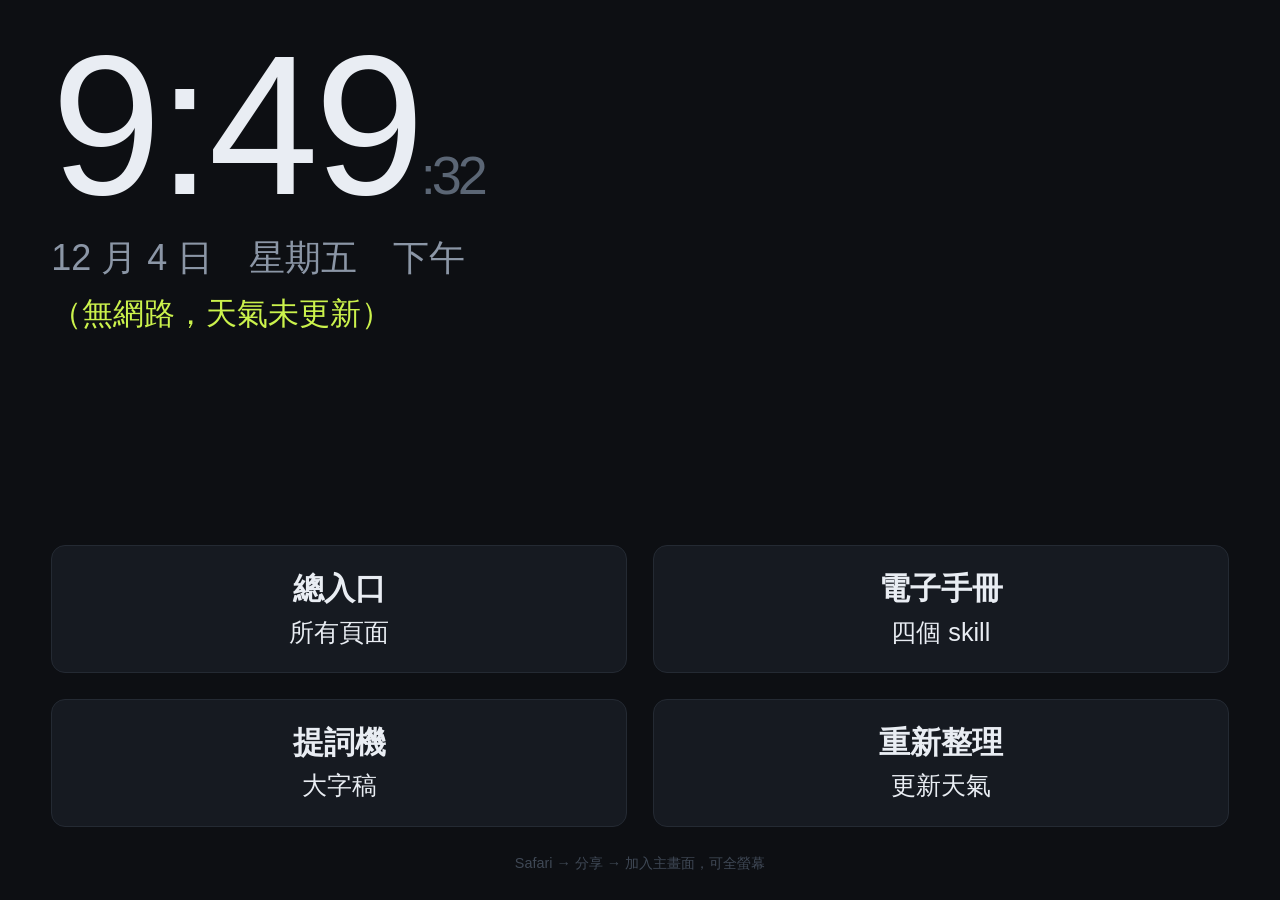
<file: ipad.html>
<!DOCTYPE html>
<html lang="zh-Hant">
<head>
<meta charset="utf-8">
<meta name="viewport" content="width=device-width, initial-scale=1, maximum-scale=1, user-scalable=no">
<meta name="apple-mobile-web-app-capable" content="yes">
<meta name="apple-mobile-web-app-status-bar-style" content="black-translucent">
<title>舊 iPad 面板</title>
<style>
  * { -webkit-box-sizing: border-box; box-sizing: border-box; }
  html, body { margin:0; padding:0; height:100%; background:#0d0f13; color:#e9edf3;
    font-family: -apple-system, "Helvetica Neue", "PingFang TC", sans-serif; }
  .wrap { height:100%; padding:3vh 4vw; display:-webkit-box; display:-webkit-flex; display:flex;
    -webkit-flex-direction:column; flex-direction:column; }
  #clock { font-size:22vh; line-height:1; font-weight:200; letter-spacing:-0.02em; }
  #clock .sec { font-size:6vh; color:#5b6675; font-weight:300; }
  #date { font-size:4vh; color:#8b96a6; margin-top:1vh; }
  #temp { font-size:3.4vh; color:#cbf24c; margin-top:1.2vh; }
  .spacer { -webkit-flex:1; flex:1; }
  .links { display:-webkit-flex; display:flex; -webkit-flex-wrap:wrap; flex-wrap:wrap; margin:0 -1vw; }
  .links a { -webkit-flex:1 1 40%; flex:1 1 40%; margin:1vw; padding:2.6vh 2vw; text-align:center;
    background:#161a21; border:1px solid #242a33; border-radius:14px; color:#e9edf3;
    text-decoration:none; font-size:2.8vh; }
  .links a:active { background:#1f2530; }
  .links a b { display:block; font-size:3.4vh; margin-bottom:.6vh; font-weight:600; }
  .hint { text-align:center; color:#3f4855; font-size:1.6vh; margin-top:1.6vh; }
  /* 提詞機 */
  #tele { display:none; height:100%; padding:4vh 5vw; }
  #tele.on { display:block; }
  #teleText { font-size:8vh; line-height:1.35; font-weight:600; color:#cbf24c; }
  .telebar { position:fixed; bottom:0; left:0; right:0; padding:1.6vh 2vw; background:#0d0f13;
    border-top:1px solid #242a33; text-align:center; }
  .telebar button { font-size:2.6vh; padding:1.4vh 3vw; margin:0 .6vw; background:#1f2530;
    color:#e9edf3; border:1px solid #2f3742; border-radius:10px; }
</style>
</head>
<body>
<div class="wrap" id="main">
  <div id="clock">--:--<span class="sec">:--</span></div>
  <div id="date">載入中</div>
  <div id="temp">&nbsp;</div>
  <div class="spacer"></div>
  <div class="links">
    <a href="/"><b>總入口</b>所有頁面</a>
    <a href="/electronics.html"><b>電子手冊</b>四個 skill</a>
    <a href="#" onclick="showTele();return false;"><b>提詞機</b>大字稿</a>
    <a href="#" onclick="reloadPage();return false;"><b>重新整理</b>更新天氣</a>
  </div>
  <div class="hint">Safari → 分享 → 加入主畫面，可全螢幕</div>
</div>

<div id="tele">
  <div id="teleText">在這裡貼上你的講稿。回到面板按「提詞機」旁的空白處可關閉。</div>
  <div class="telebar">
    <button onclick="fontSize(-1)">A−</button>
    <button onclick="fontSize(1)">A＋</button>
    <button onclick="editText()">換稿</button>
    <button onclick="hideTele()">關閉</button>
  </div>
</div>

<script>
/* 舊版 iOS Safari 相容：只用 var / function / XMLHttpRequest */
var fs = 8;

function pad(n){ return n < 10 ? '0' + n : '' + n; }

function tick(){
  var d = new Date();
  var h = d.getHours(), m = d.getMinutes(), s = d.getSeconds();
  var ampm = h < 12 ? '上午' : '下午';
  var h12 = h % 12; if (h12 === 0) h12 = 12;
  document.getElementById('clock').innerHTML = h12 + ':' + pad(m) + '<span class="sec">:' + pad(s) + '</span>';
  var wd = ['星期日','星期一','星期二','星期三','星期四','星期五','星期六'][d.getDay()];
  document.getElementById('date').innerHTML = (d.getMonth()+1) + ' 月 ' + d.getDate() + ' 日　' + wd + '　' + ampm;
}

function weather(){
  var url = 'https://api.open-meteo.com/v1/forecast?latitude=24.757&longitude=121.753&current=temperature_2m,relative_humidity_2m,weather_code&timezone=Asia%2FTaipei';
  var xhr = new XMLHttpRequest();
  xhr.open('GET', url, true);
  xhr.onreadystatechange = function(){
    if (xhr.readyState !== 4) return;
    if (xhr.status !== 200) { document.getElementById('temp').innerHTML = '（無網路，天氣未更新）'; return; }
    try {
      var j = JSON.parse(xhr.responseText);
      var c = j.current;
      var codes = {0:'晴',1:'晴時多雲',2:'多雲',3:'陰',45:'霧',48:'霧凇',51:'毛毛雨',53:'小雨',55:'大雨',
                   61:'小雨',63:'雨',65:'大雨',71:'小雪',73:'雪',75:'大雪',80:'陣雨',81:'強陣雨',82:'暴雨',
                   95:'雷雨',96:'雷雨冰雹',99:'強雷雨'};
      var w = codes[c.weather_code] || '';
      document.getElementById('temp').innerHTML = '宜蘭 ' + Math.round(c.temperature_2m) + '°C　濕度 ' + c.relative_humidity_2m + '%　' + w;
    } catch(e) { document.getElementById('temp').innerHTML = '（天氣讀取失敗）'; }
  };
  xhr.send();
}

function showTele(){
  document.getElementById('tele').className = 'on';
  document.getElementById('main').style.display = 'none';
  var saved = localStorage.getItem('teleText');
  if (saved) document.getElementById('teleText').innerHTML = saved;
}
function hideTele(){
  document.getElementById('tele').className = '';
  document.getElementById('main').style.display = '';
}
function fontSize(d){
  fs = fs + d;
  if (fs < 4) fs = 4;
  if (fs > 16) fs = 16;
  document.getElementById('teleText').style.fontSize = fs + 'vh';
}
function editText(){
  var t = prompt('貼上或修改講稿：', document.getElementById('teleText').innerHTML);
  if (t === null) return;
  document.getElementById('teleText').innerHTML = t;
  try { localStorage.setItem('teleText', t); } catch(e) {}
}
function reloadPage(){ weather(); }

tick();
setInterval(tick, 1000);
weather();
setInterval(weather, 900000);
</script>
</body>
</html>
</file>
<file: cat-collar/styles.css>
@import url('https://fonts.googleapis.com/css2?family=Noto+Sans+TC:wght@400;500;600;700;800&family=Manrope:wght@400;500;600;700;800&display=swap');
:root{--green:#183e35;--green2:#2b6651;--lime:#dfeebd;--mint:#e9f1e9;--paper:#f7f8f4;--ink:#243b32;--muted:#7a857d;--line:#e6eae1;--orange:#df8b50;--white:#fff;--shadow:0 6px 24px #183e3505;font-family:'Manrope','Noto Sans TC',sans-serif;font-synthesis:none;color:var(--ink);background:var(--paper);font-size:14px}*{box-sizing:border-box}body{margin:0}button,input,textarea,select{font:inherit}button,a,input,select,textarea{-webkit-tap-highlight-color:transparent}button{cursor:pointer}button,a{touch-action:manipulation}a{color:inherit;text-decoration:none}button{color:inherit}button:disabled{cursor:not-allowed;opacity:.45}button:focus-visible,a:focus-visible,input:focus-visible,textarea:focus-visible,select:focus-visible,summary:focus-visible{outline:3px solid #db9a5d;outline-offset:4px}svg.icon{width:20px;height:20px;fill:none;stroke:currentColor;stroke-width:1.65;stroke-linecap:round;stroke-linejoin:round;flex-shrink:0}.skip{position:fixed;top:-100px;left:15px;z-index:1000;background:var(--green);color:white;padding:12px}.skip:focus{top:8px}.sidebar{width:230px;position:fixed;inset:0 auto 0 0;padding:34px 22px 20px;background:#fff;border-right:1px solid var(--line);display:flex;flex-direction:column;z-index:30}.brand{display:flex;gap:11px;align-items:center;padding:0 7px}.brand-mark{width:43px;height:46px;display:grid;place-items:center;background:var(--green);border-radius:13px;color:var(--lime)}.brand-mark svg{width:35px}.brand>span:last-child{font-size:27px;letter-spacing:-1px;font-weight:800;line-height:1.2}.brand small{display:block;font-size:8px;font-weight:600;letter-spacing:1px;margin-top:6px;color:var(--muted)}.nav-label{font-size:10px;letter-spacing:2px;color:#9aA298;margin:49px 12px 17px}nav{display:flex;flex-direction:column;gap:8px}.nav-item{display:flex;gap:13px;align-items:center;padding:14px 15px;border-radius:9px;font-size:13px;font-weight:500;color:#758277;position:relative}.nav-item:hover{background:#f3f6ed;color:var(--green)}.nav-item.active{color:#fff;background:var(--green);box-shadow:0 4px 10px #183e3517}.nav-item.active:after{content:'';margin-left:auto;width:5px;height:5px;border-radius:50%;background:var(--lime)}.nav-item small{font-size:8px;background:var(--mint);color:var(--green);border-radius:3px;padding:3px 5px;margin-left:auto}.sidebar-bottom{margin-top:auto;padding-top:30px}.install-card{padding:21px 17px 15px;border:1px solid #e5eadc;border-radius:11px;background:#f4f7ed}.install-symbol{display:block;font-size:22px;color:var(--green2);margin-bottom:8px}.install-card strong{font-size:13px}.install-card p{font-size:11px;line-height:1.9;color:var(--muted);margin:7px 0 17px}.install-button{display:flex;align-items:center;justify-content:space-between;background:white;border:1px solid #dfe6d6;border-radius:6px;width:100%;padding:9px 11px;font-size:10px}.install-button:hover{border-color:var(--green2)}.install-button span{font-size:17px}.side-setting{display:flex;gap:10px;align-items:center;font-size:12px;color:var(--muted);margin:24px 13px}.side-setting .icon{width:17px}.sidebar-foot{font-size:7px;letter-spacing:1.3px;color:#a6aea3;border-top:1px solid var(--line);padding:16px 9px 0;display:flex;justify-content:space-between}.sidebar-foot span{color:var(--green2);font-size:12px}.app-shell{margin-left:230px}.topbar{height:79px;border-bottom:1px solid var(--line);display:flex;justify-content:space-between;align-items:center;padding:0 40px;background:#ffffffb3}.breadcrumb{display:flex;gap:14px;color:#8b958b;font-size:11px;letter-spacing:.3px}.breadcrumb strong{color:#566851;font-weight:500}.breadcrumb>span{color:#c7cec1}.top-actions{display:flex;align-items:center;gap:22px}.network-status{font-size:10px;color:#7e8a7d;display:flex;gap:7px;align-items:center}.network-status i{width:5px;height:5px;background:#8da577;border-radius:50%}.network-status.offline i{background:var(--orange)}.icon-button{display:grid;place-items:center;border:0;background:none;width:34px;height:34px;border-radius:50%;color:#6a796b}.icon-button:hover{background:var(--mint)}.notification-button{position:relative}.notification-button>i{position:absolute;top:5px;right:7px;width:5px;height:5px;background:var(--orange);border-radius:50%;border:1px solid white}.owner-avatar{height:33px;width:33px;border-radius:50%;background:#e5e8db;border:3px solid white;box-shadow:0 0 0 1px var(--line);font-size:12px;font-weight:700}.menu-toggle{display:none}main{max-width:1500px;margin:auto;padding:32px 40px 36px;min-height:calc(100vh - 140px)}.page-heading{display:flex;justify-content:space-between;align-items:center;gap:20px;margin-bottom:25px}.eyebrow{font-size:9px;letter-spacing:2px;color:var(--muted);font-weight:700;margin:0 0 8px;text-transform:uppercase}.page-heading h1{font-size:25px;letter-spacing:-.5px;font-weight:700;margin:0;line-height:1.5}.page-heading p{font-size:11px;line-height:1.7;color:var(--muted);margin:7px 0 0}.heading-actions{display:flex;align-items:center;gap:13px}.date-label{font-size:11px;color:var(--muted);white-space:nowrap}.button{display:inline-flex;align-items:center;justify-content:center;gap:8px;border:1px solid var(--line);border-radius:7px;padding:10px 14px;background:white;font-size:11px;font-weight:600;white-space:nowrap;line-height:1.5}.button .icon{width:16px;height:16px}.button:hover{background:var(--mint);border-color:#c9d7c8}.button.primary{background:var(--green);border-color:var(--green);color:white}.button.primary:hover{background:#2b5a49}.button.ghost{background:none}.button.danger{color:#b55040}.button.small{padding:7px 11px;font-size:10px}.text-button{border:0;background:none;font-size:10px;color:var(--green2);font-weight:600;display:inline-flex;align-items:center;gap:6px;padding:4px 0}.text-button .icon{width:14px;height:14px}.text-button:hover{text-decoration:underline}.hero{height:228px;border-radius:16px;background:#e8efdf;position:relative;overflow:hidden;display:flex;align-items:center;padding:28px 32px;margin-bottom:24px;isolation:isolate}.hero-copy{z-index:2;position:relative;max-width:62%}.hero-tag{display:inline-flex;gap:7px;align-items:center;color:#5c7653;font-size:9px;letter-spacing:1px;margin-bottom:13px}.hero-tag:before{content:'';width:5px;height:5px;background:#6c8c5b;border-radius:50%}.hero h2{font-size:28px;line-height:1.55;letter-spacing:.3px;margin:0 0 10px;font-weight:600}.hero p{font-size:11px;line-height:1.9;color:#76856b;margin:0}.hero-photo{position:absolute;right:0;top:0;width:40%;height:100%;object-fit:cover;object-position:50% 42%;mask-image:linear-gradient(90deg,transparent 0,#000 23%)}.hero:after{content:'DAILY LITTLE MOMENTS';position:absolute;bottom:13px;right:19px;font-size:7px;color:#fff;letter-spacing:2px;z-index:1}.hero-badge{position:absolute;right:22px;top:20px;border:1px solid #ffffff8c;padding:7px 11px;border-radius:20px;font-size:9px;background:#fff9;backdrop-filter:blur(8px);z-index:3;display:flex;align-items:center;gap:6px;color:var(--green)}.hero-badge i{width:5px;height:5px;background:#9cae7b;border-radius:50%}.hero-paw{position:absolute;right:36%;bottom:20px;color:#c5d4b6;width:56px;transform:rotate(-23deg);opacity:.65}.section-heading{display:flex;justify-content:space-between;align-items:center;gap:12px;margin:0 0 15px}.section-heading h2{font-size:14px;letter-spacing:.4px;font-weight:700;margin:0}.section-heading p{margin:5px 0 0;font-size:10px;color:var(--muted)}.section-heading .section-meta{font-size:9px;color:#9aa293}.mode-label{font-size:9px;border:1px solid #dfe5d5;background:#f2f5ec;padding:4px 8px;border-radius:4px;color:#7e8e6c}.stats-grid{display:grid;grid-template-columns:repeat(4,minmax(0,1fr));gap:16px;margin-bottom:24px}.stat{background:white;border:1px solid var(--line);padding:18px 18px 14px;border-radius:11px;min-height:142px;box-shadow:var(--shadow)}.stat-top{display:flex;justify-content:space-between;align-items:center;margin-bottom:15px}.stat-label{display:flex;align-items:center;gap:8px;font-size:11px;color:#778273}.stat-icon{display:grid;place-items:center;width:30px;height:30px;border-radius:9px;background:#eff4e9;color:#6f8e58}.stat-icon.orange{background:#fbf0e6;color:#d6986c}.stat-icon.blue{background:#edf1f7;color:#91a8bb}.stat-icon.purple{background:#f2eef5;color:#a296b3}.stat-icon .icon{width:16px;height:16px}.tiny-tag{font-size:8px;color:#9ca58f}.stat-value{display:flex;align-items:baseline;gap:6px}.stat-value strong{font-size:28px;font-weight:700;letter-spacing:-1px;line-height:1.25}.stat-value span{font-size:10px;color:var(--muted)}.stat-bottom{display:flex;align-items:center;justify-content:space-between;margin-top:10px;gap:6px;font-size:9px;color:#9ba58f}.stat-bottom em{font-style:normal;color:#779b65}.sparkline{width:62px;height:19px;overflow:visible}.dashboard-grid{display:grid;grid-template-columns:minmax(0,1.8fr) minmax(260px,1fr);gap:22px}.card{border:1px solid var(--line);background:white;border-radius:12px;box-shadow:var(--shadow);padding:22px}.card-heading{display:flex;justify-content:space-between;align-items:center;gap:8px;margin-bottom:18px}.card-heading h2,.card-heading h3{font-size:13px;margin:0;font-weight:700}.card-heading p{font-size:9px;color:#98a18f;margin:6px 0 0}.segmented{display:flex;background:#f4f5ef;border:1px solid #edf0e7;padding:3px;border-radius:6px;gap:1px;flex-shrink:0}.segmented button{font-size:9px;padding:5px 10px;background:transparent;border:0;border-radius:4px;color:#87917f}.segmented button.active{background:#fff;color:var(--green);box-shadow:0 1px 4px #183e3510}.chart-legend{display:flex;gap:17px;font-size:9px;color:#8b9585;margin-bottom:14px;align-items:center}.legend-dot{width:6px;height:6px;display:inline-block;border-radius:50%;background:var(--green2);margin-right:5px}.legend-dot.light{background:#d2dfb5}.chart-units{margin-left:auto;font-size:9px;color:#a3ac9b}.chart-container{height:170px;width:100%;position:relative}.chart-svg{width:100%;height:100%;overflow:visible}.chart-svg text{font-family:inherit;fill:#a1aa97;font-size:10px}.chart-svg .grid{stroke:#eef0e7;stroke-width:1;stroke-dasharray:3 5}.chart-svg .curve{fill:none;stroke:#3c7458;stroke-width:2.5;stroke-linecap:round;stroke-linejoin:round}.chart-svg .reference{fill:none;stroke:#c8d5ab;stroke-width:2;stroke-dasharray:5 5}.chart-svg .hit{fill:transparent;cursor:crosshair}.chart-tip{position:absolute;top:7px;right:5px;font-size:10px;line-height:1.6;background:#f2f6eb;color:#57734b;border-radius:6px;padding:5px 9px;pointer-events:none}.chart-note{border-top:1px solid #f1f2eb;display:flex;gap:8px;align-items:center;font-size:9px;color:#8e9987;margin-top:12px;padding-top:13px;line-height:1.7}.chart-note .icon{width:13px;height:13px;flex-shrink:0}.task-head-count{font-size:9px;color:#93a085}.task{display:flex;align-items:center;gap:10px;padding:13px 0;border-bottom:1px solid #eef0e7}.task:last-child{border:0}.task-check{height:18px;width:18px;border:1px solid #d9dfd1;border-radius:50%;background:white;display:grid;place-items:center;color:white;flex-shrink:0;padding:0}.task-check.done{background:#719262;border-color:#719262}.task-check .icon{width:11px;height:11px;stroke-width:2.5}.task-copy{flex:1;min-width:0}.task-copy strong{font-size:10px;font-weight:500}.task-copy small{display:block;color:#9ba68f;font-size:8px;margin-top:4px}.task.done .task-copy strong{text-decoration:line-through;color:#a7b19b}.task-time{font-size:9px;color:#99a48b}.task-progress{height:3px;border-radius:3px;background:#eef1e5;overflow:hidden;margin:9px 0 0}.task-progress i{display:block;background:#89a66e;height:100%;transition:width .3s}.insight-strip{background:#f3f5eb;border:1px solid #e9eddc;border-radius:9px;display:flex;gap:11px;align-items:center;padding:13px 15px;margin-top:18px}.insight-icon{width:30px;height:30px;background:#e7ecd8;border-radius:50%;display:grid;place-items:center;color:#8ba16f;flex-shrink:0}.insight-strip strong{display:block;font-size:10px;font-weight:500}.insight-strip p{font-size:9px;line-height:1.8;color:#919d83;margin:3px 0 0}.bottom-grid{display:grid;grid-template-columns:1.8fr 1fr;gap:22px;margin-top:22px}.recent-row{display:flex;gap:12px;align-items:center;padding:12px 0;border-bottom:1px solid #eef0e7}.recent-row:last-child{border:0}.record-icon{width:31px;height:31px;display:grid;place-items:center;background:#f2f5ed;color:#87a170;border-radius:9px;flex-shrink:0}.record-icon .icon{width:16px;height:16px}.recent-copy{flex:1;min-width:0}.recent-copy strong{font-size:10px;font-weight:500;display:block}.recent-copy small{display:block;margin-top:4px;color:#9da78f;font-size:8px}.recent-value{font-size:11px;font-weight:600;white-space:nowrap}.recent-value small{font-size:8px;color:#9ca68e;font-weight:400;margin-left:3px}.recent-time{font-size:8px;color:#9aa58d;min-width:37px;text-align:right}.collar-card{background:var(--green);color:white;position:relative;overflow:hidden;padding:23px}.collar-card .eyebrow{color:#a9bda6;font-size:8px}.collar-card h3{font-size:18px;font-weight:500;line-height:1.6;margin:12px 0 8px}.collar-card p{color:#a9bfb1;font-size:10px;line-height:1.9;margin:0;max-width:78%}.collar-card .text-button{color:#dbeab7;margin-top:19px}.collar-art{position:absolute;right:-5px;bottom:12px;width:103px;transform:rotate(-22deg);color:#809a71;opacity:.6}.app-footer{max-width:1500px;margin:auto;padding:0 40px 22px;display:flex;justify-content:space-between;gap:20px;color:#a5ad9d;font-size:8px;line-height:1.8}.footer-paw{margin-left:10px;color:#94a57e}.notice{border:1px solid #e4e9d9;background:#f0f4e9;border-radius:9px;padding:13px 16px;font-size:11px;color:#718367;line-height:1.8;display:flex;align-items:flex-start;gap:9px;margin-bottom:22px}.notice .icon{height:16px;width:16px;margin-top:2px;flex-shrink:0}.notice.warning{background:#fcf4e8;border-color:#f0e2ce;color:#a17e50}.notice.urgent{background:#fff1ed;border-color:#f2dbd4;color:#a35647}.notice p{margin:0}.notice a{text-decoration:underline}.notice strong{font-weight:600}.page-grid{display:grid;grid-template-columns:minmax(0,1.5fr) minmax(280px,1fr);gap:22px}.section-space{margin-top:24px}.chips{display:flex;flex-wrap:wrap;gap:7px}.chip{font-size:10px;padding:7px 12px;border:1px solid var(--line);border-radius:20px;background:white;color:#87917f}.chip.active{background:var(--green);border-color:var(--green);color:white}.toolbar{display:flex;justify-content:space-between;gap:16px;align-items:center;margin-bottom:20px;flex-wrap:wrap}.search{border:1px solid var(--line);background:white;border-radius:7px;padding:10px 13px;min-width:200px;font-size:11px;color:var(--ink)}.table-wrap{overflow:auto}.data-table{width:100%;border-collapse:collapse;text-align:left}.data-table th{font-size:9px;color:#929e86;font-weight:500;background:#f7f9f3;padding:12px}.data-table td{padding:16px 12px;font-size:11px;border-bottom:1px solid #edf0e7;vertical-align:top;line-height:1.8}.data-table td .sub{font-size:9px;color:#939e87;margin-top:3px;max-width:400px}.data-table tr:last-child td{border-bottom:0}.data-table .tag{white-space:nowrap}.tag{display:inline-flex;align-items:center;gap:5px;font-size:8px;border-radius:4px;padding:4px 7px;background:#edf3e7;color:#7b946a;line-height:1.5}.tag.orange{background:#fcf0df;color:#b28c54}.tag.gray{background:#f0f1ed;color:#969f90}.tag.blue{background:#ecf2f6;color:#7d9aaa}.empty{padding:40px 20px;text-align:center;border:1px dashed #dfe6d3;border-radius:10px;background:#fafbf8;color:var(--muted);line-height:1.9}.empty>.icon{width:32px;height:32px;color:#98ac84;margin-bottom:10px}.empty h3{font-size:14px;font-weight:500;color:var(--ink);margin:0 0 6px}.empty p{font-size:11px;margin:0 0 14px}.report-summary{display:grid;grid-template-columns:repeat(3,1fr);gap:14px;margin-bottom:22px}.report-summary>div{padding:19px;background:white;border:1px solid var(--line);border-radius:10px}.report-summary strong{font-size:25px;display:block;margin-top:8px}.report-summary span{font-size:10px;color:var(--muted)}.record-list{display:flex;flex-direction:column;gap:10px}.log-card{display:flex;align-items:flex-start;gap:13px;background:white;border:1px solid var(--line);padding:18px;border-radius:9px}.log-card .recent-copy strong{font-size:12px}.log-card .recent-copy small{font-size:10px;line-height:1.7;white-space:pre-wrap;overflow-wrap:anywhere}.log-actions{display:flex;gap:3px}.log-actions .icon-button{width:28px;height:28px}.log-actions .icon{width:14px;height:14px}.log-amount{text-align:right;min-width:80px;font-weight:700;font-size:17px}.log-amount small{font-size:9px;font-weight:400;color:var(--muted);margin-left:3px}.log-date{font-size:9px;color:var(--muted);margin-top:5px;font-weight:400}.two-column{display:grid;grid-template-columns:1fr 1fr;gap:16px}.feature-block{padding:22px;border:1px solid var(--line);background:white;border-radius:10px}.feature-block .icon{color:#7c986a;width:24px;height:24px}.feature-block h3{font-size:13px;margin:13px 0 9px}.feature-block p{font-size:11px;color:var(--muted);line-height:1.9;margin:0}.phase{display:flex;gap:16px;margin:0 0 22px}.phase-number{width:30px;height:30px;border:1px solid #dfe7d4;background:#f1f5e9;display:grid;place-items:center;border-radius:50%;font-size:10px;color:#829b6c;flex-shrink:0}.phase strong{font-size:12px;line-height:1.8}.phase p{font-size:11px;color:var(--muted);line-height:1.9;margin:5px 0 0}.source-list{display:flex;flex-direction:column;gap:10px;margin:0;padding:0;list-style:none}.source-list a{font-size:10px;color:var(--green2);text-decoration:underline;line-height:1.9}.reference-image{width:100%;height:auto;border:1px solid var(--line);border-radius:9px}.reference-caption{font-size:9px;line-height:1.8;color:var(--muted)}details{border-bottom:1px solid var(--line);padding:16px 0}details:last-child{border-bottom:0}summary{cursor:pointer;font-size:12px;font-weight:500;line-height:1.8}details p{font-size:11px;color:var(--muted);line-height:1.9}.device-state{display:flex;align-items:center;gap:12px;margin-bottom:20px}.device-state-icon{width:52px;height:52px;display:grid;place-items:center;color:#8da177;background:#eef3e7;border-radius:15px}.device-state-icon .icon{width:26px;height:26px}.device-state h2{font-size:16px;margin:0 0 5px}.device-state p{font-size:10px;color:var(--muted);margin:0}.device-info{display:grid;grid-template-columns:1fr 1fr;gap:16px;border-top:1px solid var(--line);padding-top:18px;margin-top:18px}.device-info div{font-size:11px}.device-info span{display:block;font-size:9px;color:var(--muted);margin-bottom:5px}.form-field{display:flex;flex-direction:column;gap:7px;margin-bottom:17px}.form-field label{font-size:11px;color:#718366;font-weight:500}.form-field input,.form-field select,.form-field textarea{width:100%;border:1px solid #dfe5d7;border-radius:6px;padding:11px 12px;background:#fff;color:var(--ink);font-size:12px;min-height:42px}.form-field textarea{min-height:85px;resize:vertical}.form-field small{font-size:9px;color:var(--muted);line-height:1.8}.field-error{color:#b66049;font-size:10px}.form-error{padding:10px;background:#fff0eb;color:#a95541;border-radius:6px;font-size:11px;line-height:1.8;display:none}.form-error.visible{display:block;margin-bottom:15px}.toggle-row{display:flex;align-items:center;justify-content:space-between;gap:20px;padding:17px 0;border-bottom:1px solid var(--line)}.toggle-row strong{font-size:12px;font-weight:500}.toggle-row p{font-size:10px;color:var(--muted);line-height:1.8;margin:5px 0 0}.toggle{appearance:none;width:37px;height:21px;border-radius:15px;background:#dce3d3;position:relative;border:0;cursor:pointer;flex-shrink:0;transition:background .2s}.toggle:before{content:'';position:absolute;top:3px;left:3px;width:15px;height:15px;border-radius:50%;background:white;transition:transform .2s;box-shadow:0 1px 3px #183e351a}.toggle:checked{background:var(--green2)}.toggle:checked:before{transform:translateX(16px)}.code-block{font:10px/1.8 ui-monospace,monospace;white-space:pre-wrap;overflow-wrap:anywhere;background:#f2f5ee;border:1px solid var(--line);border-radius:7px;padding:14px;color:#69805d;max-height:240px;overflow:auto}.telemetry{display:grid;grid-template-columns:repeat(3,1fr);gap:12px}.telemetry>div{padding:15px;background:#f5f7ef;border-radius:8px}.telemetry span{font-size:9px;color:var(--muted);display:block}.telemetry strong{font-size:23px;display:block;margin-top:8px}.telemetry small{font-size:9px;font-weight:400;margin-left:3px;color:var(--muted)}.state-dot{height:7px;width:7px;background:#a3ad97;border-radius:50%;display:inline-block;margin-right:5px}.state-dot.connected{background:#6a9963;box-shadow:0 0 0 3px #6a996318}.state-dot.simulator{background:#d4a360}.setting-stack{display:flex;flex-direction:column;gap:22px}.profile-preview{display:flex;align-items:center;gap:15px;margin-bottom:22px}.pet-avatar{border-radius:50%;width:60px;height:60px;object-fit:cover;object-position:50% 37%;border:3px solid #f0f3e6}.profile-preview h2{font-size:16px;margin:0 0 5px}.profile-preview p{font-size:10px;color:var(--muted);margin:0}.inline-actions{display:flex;gap:9px;flex-wrap:wrap;margin-top:17px}.toast{position:fixed;left:calc(50% + 115px);bottom:28px;transform:translate(-50%,20px);background:var(--green);color:#fff;padding:13px 20px;border-radius:9px;box-shadow:0 6px 25px #183e3525;z-index:100;opacity:0;pointer-events:none;transition:.2s;font-size:12px;max-width:calc(100vw - 30px);line-height:1.7}.toast.show{opacity:1;transform:translate(-50%,0);pointer-events:auto}.toast button{border:0;background:none;text-decoration:underline;color:#dfeebd;margin-left:15px;font-size:11px}dialog{border:1px solid var(--line);border-radius:16px;padding:0;max-width:500px;width:calc(100vw - 36px);max-height:90dvh;color:var(--ink);box-shadow:0 20px 100px #183e3530;overflow:auto}dialog::backdrop{background:#182e2566;backdrop-filter:blur(3px)}.modal-head{padding:24px 26px 18px;display:flex;justify-content:space-between;gap:10px;align-items:flex-start}.modal-head h2{font-size:19px;margin:0}.modal-head p{font-size:11px;color:var(--muted);line-height:1.8;margin:7px 0 0}.modal-body{padding:0 26px 26px}.modal-footer{padding-top:10px;display:flex;gap:10px;justify-content:flex-end}.modal-footer .button{padding:11px 20px}.numbered-steps{padding-left:20px;font-size:12px;color:var(--muted);line-height:2.2}.notification-list .task-copy strong{font-size:12px}.notification-list .task-copy small{font-size:10px}.report-paper{background:white;padding:28px;border:1px solid var(--line);border-radius:10px}.report-paper h2{font-size:22px}.report-paper p{font-size:12px;line-height:1.9;color:var(--muted)}.report-paper .data-table th,.report-paper .data-table td{font-size:11px}.noscript{position:fixed;z-index:1000;background:white;inset:20px;padding:30px}.mobile-overlay{display:none}.print-only{display:none}.status-line{display:flex;align-items:center;gap:7px;font-size:10px;color:var(--muted);line-height:1.8;margin:12px 0}.metric-selector{display:flex;gap:8px;margin:0 0 22px;flex-wrap:wrap}.trend-large .chart-container{height:270px}.trend-explain{line-height:1.9;font-size:11px;color:var(--muted)}.trend-explain strong{color:var(--ink);font-weight:500}.report-preview-meta{display:flex;justify-content:space-between;gap:10px;border-bottom:1px solid var(--line);padding-bottom:16px}.report-preview-meta .brand{padding:0}.report-preview-meta .brand>span:last-child{font-size:19px}.report-preview-meta .brand-mark{width:32px;height:35px}.report-preview-meta .brand-mark svg{width:25px}.report-preview-meta .tag{align-self:center}.help-caption{font-size:10px;color:var(--muted);line-height:1.9}.raw-title{font-size:10px;color:var(--muted);display:flex;justify-content:space-between}.profile-note{font-size:10px;color:var(--muted);line-height:1.8;margin:0}.update-banner{position:fixed;bottom:20px;right:20px;background:white;z-index:80;border:1px solid var(--line);padding:15px;border-radius:10px;box-shadow:var(--shadow);font-size:11px}.update-banner button{margin-left:10px}
@media(min-width:1450px){.hero{height:255px}.hero h2{font-size:33px}.hero-photo{object-position:50% 40%}.stat{padding:21px}.chart-container{height:190px}}
@media(max-width:1180px){.sidebar{width:205px;padding:30px 16px 18px}.app-shell{margin-left:205px}.brand{gap:9px}.brand>span:last-child{font-size:24px}.brand small{font-size:7px}.topbar{padding:0 27px}main{padding:28px 27px}.app-footer{padding-left:27px;padding-right:27px}.page-heading h1{font-size:22px}.date-label{display:none}.hero h2{font-size:25px}.hero{height:215px;padding:25px}.stats-grid{gap:11px}.stat{padding:15px 13px}.stat-value strong{font-size:26px}.dashboard-grid,.bottom-grid{grid-template-columns:minmax(0,1.6fr) minmax(230px,1fr);gap:16px}.card{padding:18px}.segmented button{padding:5px 7px}.chart-container{height:160px}.toast{left:calc(50% + 102px)}}
@media(max-width:980px){.sidebar{width:185px;padding-left:12px;padding-right:12px}.brand{gap:8px}.brand-mark{width:37px;height:41px}.brand>span:last-child{font-size:21px}.brand small{font-size:6px;letter-spacing:.7px}.app-shell{margin-left:185px}.nav-item{padding:13px;font-size:12px;gap:10px}.sidebar-foot{font-size:6px}.topbar{padding:0 23px}main{padding:25px 23px}.page-heading h1{font-size:21px}.hero h2{font-size:23px}.hero p{font-size:10px}.hero-copy{max-width:65%}.hero-photo{width:41%}.hero-badge{font-size:8px;right:15px}.dashboard-grid,.bottom-grid{grid-template-columns:1fr}.stats-grid{grid-template-columns:repeat(4,minmax(0,1fr));gap:8px}.stat-label{gap:5px;font-size:10px}.stat-icon{width:25px;height:25px}.stat-bottom{font-size:8px}.sparkline{width:38px}.stat-value strong{font-size:24px}.tiny-tag{display:none}.task{padding:12px 0}.collar-card{min-height:170px}.page-grid{grid-template-columns:1fr}.toast{left:calc(50% + 92px)}}
@media(max-width:760px){.sidebar{transform:translateX(-100%);transition:transform .25s;width:225px;padding:27px 20px}.menu-open .sidebar{transform:translateX(0)}.menu-open .mobile-overlay{display:block;position:fixed;inset:0;background:#183e3555;backdrop-filter:blur(2px);z-index:25}.app-shell{margin-left:0}.menu-toggle{display:grid}.topbar{height:65px;padding:0 20px;gap:13px}.breadcrumb{margin-right:auto;font-size:10px;gap:10px}.top-actions{gap:10px}.network-status{display:none}.top-actions .owner-avatar{width:30px;height:30px}main{padding:25px 20px}.page-heading{align-items:flex-start;margin-bottom:21px;gap:10px}.page-heading h1{font-size:21px}.page-heading p{font-size:10px}.heading-actions .button{padding:8px 10px;font-size:10px;margin-top:6px}.hero{height:225px;padding:24px 23px;border-radius:12px}.hero h2{font-size:24px;line-height:1.55}.hero-copy{max-width:76%}.hero p{font-size:10px;max-width:80%}.hero-photo{width:48%;opacity:.78;mask-image:linear-gradient(90deg,transparent,#000 55%)}.hero-badge{font-size:7px;padding:6px 8px;top:12px;right:12px}.hero-tag{font-size:8px;letter-spacing:.6px}.hero:after{font-size:5px;letter-spacing:1px;right:12px}.hero-paw{display:none}.stats-grid{grid-template-columns:1fr 1fr;gap:12px;margin-bottom:23px}.stat{min-height:131px;padding:17px}.stat-label{font-size:11px;gap:8px}.stat-icon{width:28px;height:28px}.stat-value strong{font-size:28px}.stat-bottom{font-size:9px}.sparkline{width:56px}.tiny-tag{display:block;font-size:7px}.dashboard-grid,.bottom-grid{gap:18px}.card{padding:19px}.card-heading{gap:10px}.card-heading h2{font-size:12px}.segmented button{padding:5px 8px;font-size:8px}.chart-container{height:180px}.chart-legend{font-size:8px;gap:12px}.app-footer{padding:0 20px 85px;flex-direction:column;gap:3px;font-size:8px}.sidebar-bottom{padding-top:30px}.brand>span:last-child{font-size:26px}.brand-mark{width:43px;height:46px}.brand small{font-size:8px}.sidebar-foot{font-size:7px}.toast{left:50%;bottom:23px;min-width:230px;text-align:center}.notice{font-size:10px;padding:12px}.two-column{grid-template-columns:1fr}.two-column.form-grid{grid-template-columns:1fr 1fr;gap:12px}.report-summary{gap:9px}.report-summary>div{padding:13px}.report-summary strong{font-size:23px}.report-summary span{font-size:8px}.toolbar{gap:12px}.search{width:100%;min-width:0}.data-table th{padding:10px;font-size:8px}.data-table td{padding:13px 10px;font-size:10px}.data-table td .sub{font-size:9px;min-width:200px}.data-table td:first-child{min-width:150px}.log-card{padding:15px;gap:9px;flex-wrap:wrap}.log-card .recent-copy{min-width:120px}.log-amount{font-size:16px;min-width:auto;margin-left:auto}.log-actions{align-self:center}.log-date{font-size:8px}.telemetry{grid-template-columns:1fr 1fr}.report-paper{padding:20px}.report-paper h2{font-size:18px}.trend-large .chart-container{height:220px}.device-info{font-size:10px}.modal-head{padding:22px 22px 17px}.modal-body{padding:0 22px 22px}.update-banner{left:15px;right:15px;bottom:15px}.section-heading h2{font-size:13px}}
@media(max-width:380px){main{padding-left:15px;padding-right:15px}.page-heading h1{font-size:19px}.hero{padding:22px 20px}.hero h2{font-size:21px}.hero p{font-size:9px}.hero-copy{max-width:85%}.hero-photo{opacity:.6}.hero-tag{font-size:7px}.hero-badge{font-size:6px}.stat{padding:15px}.stat-value strong{font-size:26px}.topbar{padding:0 15px}.breadcrumb{font-size:9px}.section-meta{display:none}}
@media(prefers-reduced-motion:reduce){*{scroll-behavior:auto!important;transition:none!important;animation:none!important}}
@media print{body{background:white}.sidebar,.topbar,.app-footer,.page-heading,.notice,.toolbar,.no-print,.toast,.update-banner{display:none!important}.app-shell{margin:0}main{padding:0;max-width:none;min-height:0}.report-paper{border:0;padding:0}.print-only{display:block}.data-table td{break-inside:avoid}.report-paper .data-table td:first-child{min-width:0}a[href]:after{content:none}button{display:none!important}@page{size:A4;margin:18mm}}

.brand small{white-space:nowrap;font-size:6.7px;letter-spacing:.6px}.hero-paw>.icon{width:56px;height:56px}.collar-art>.icon{width:110px;height:110px;stroke-width:1}.hero-photo{object-position:50% 43%;width:47%}.chart-source-select{max-width:100%}
</file>
